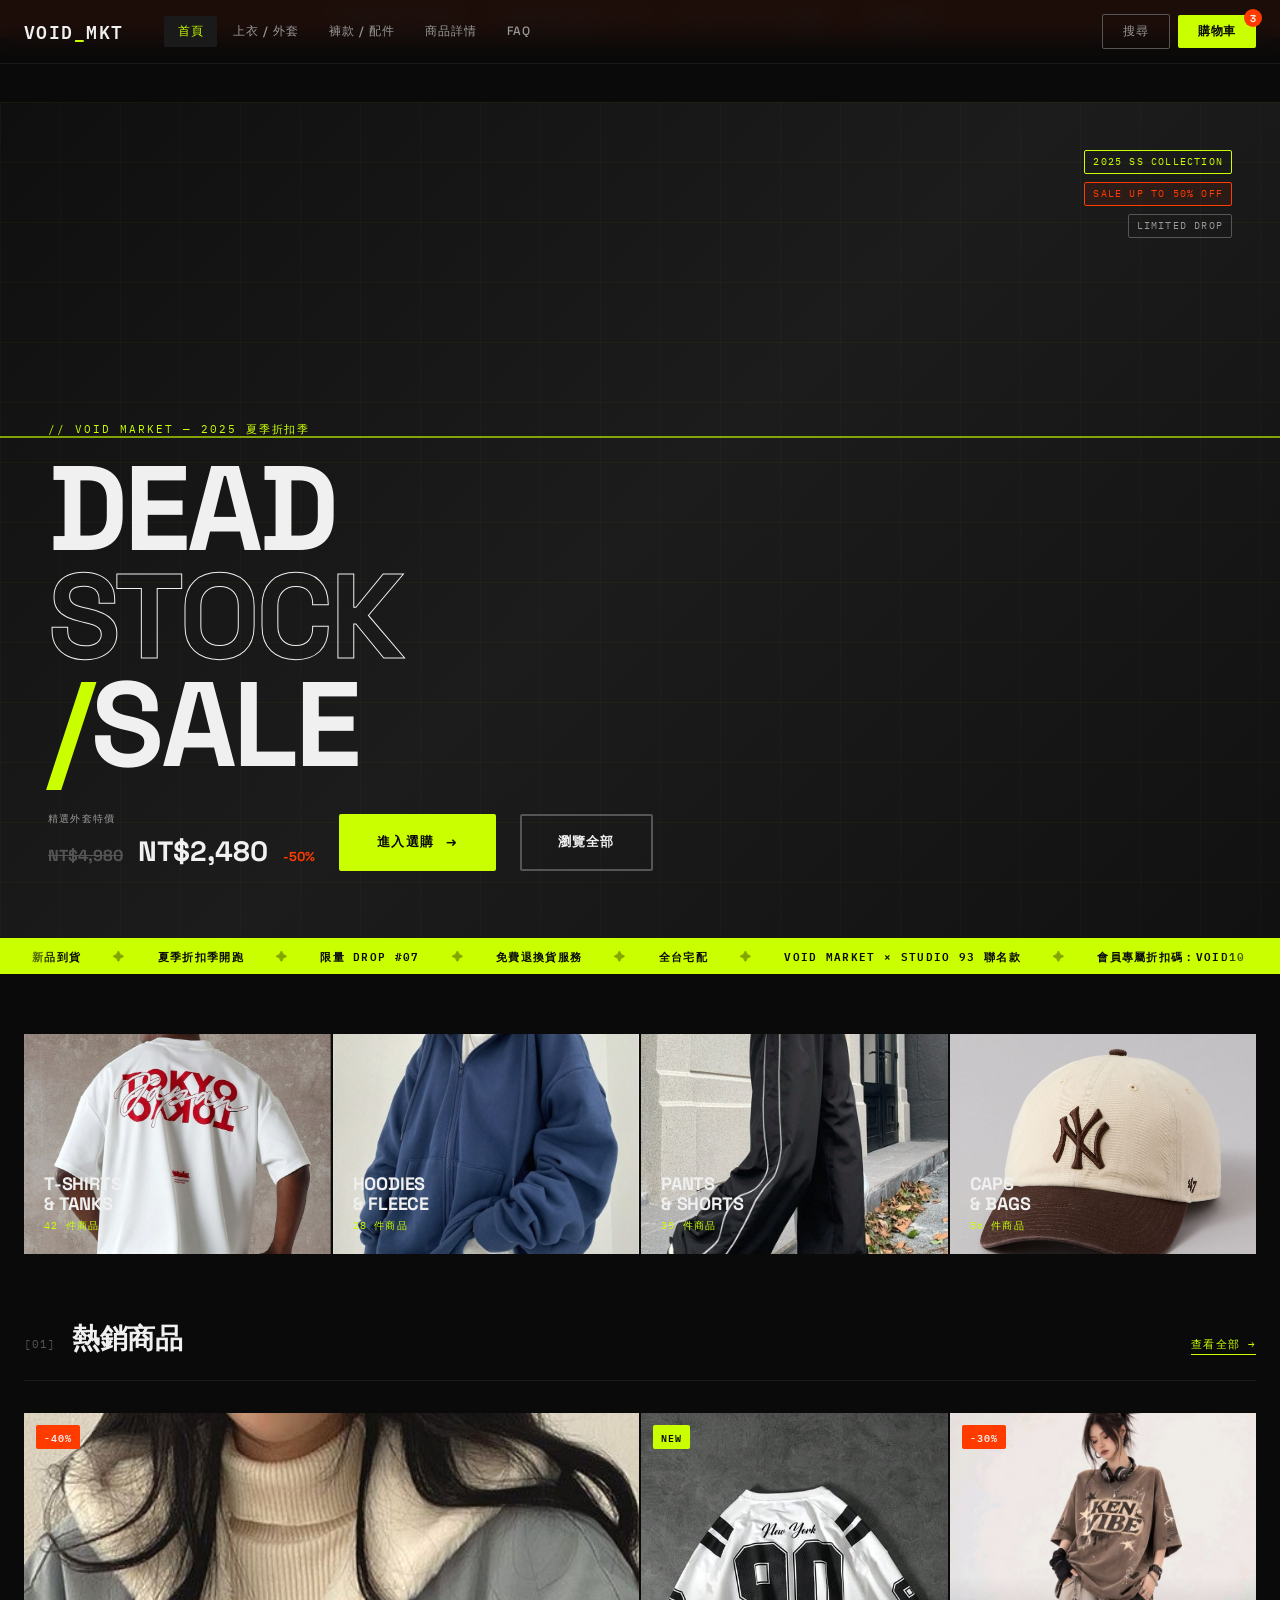
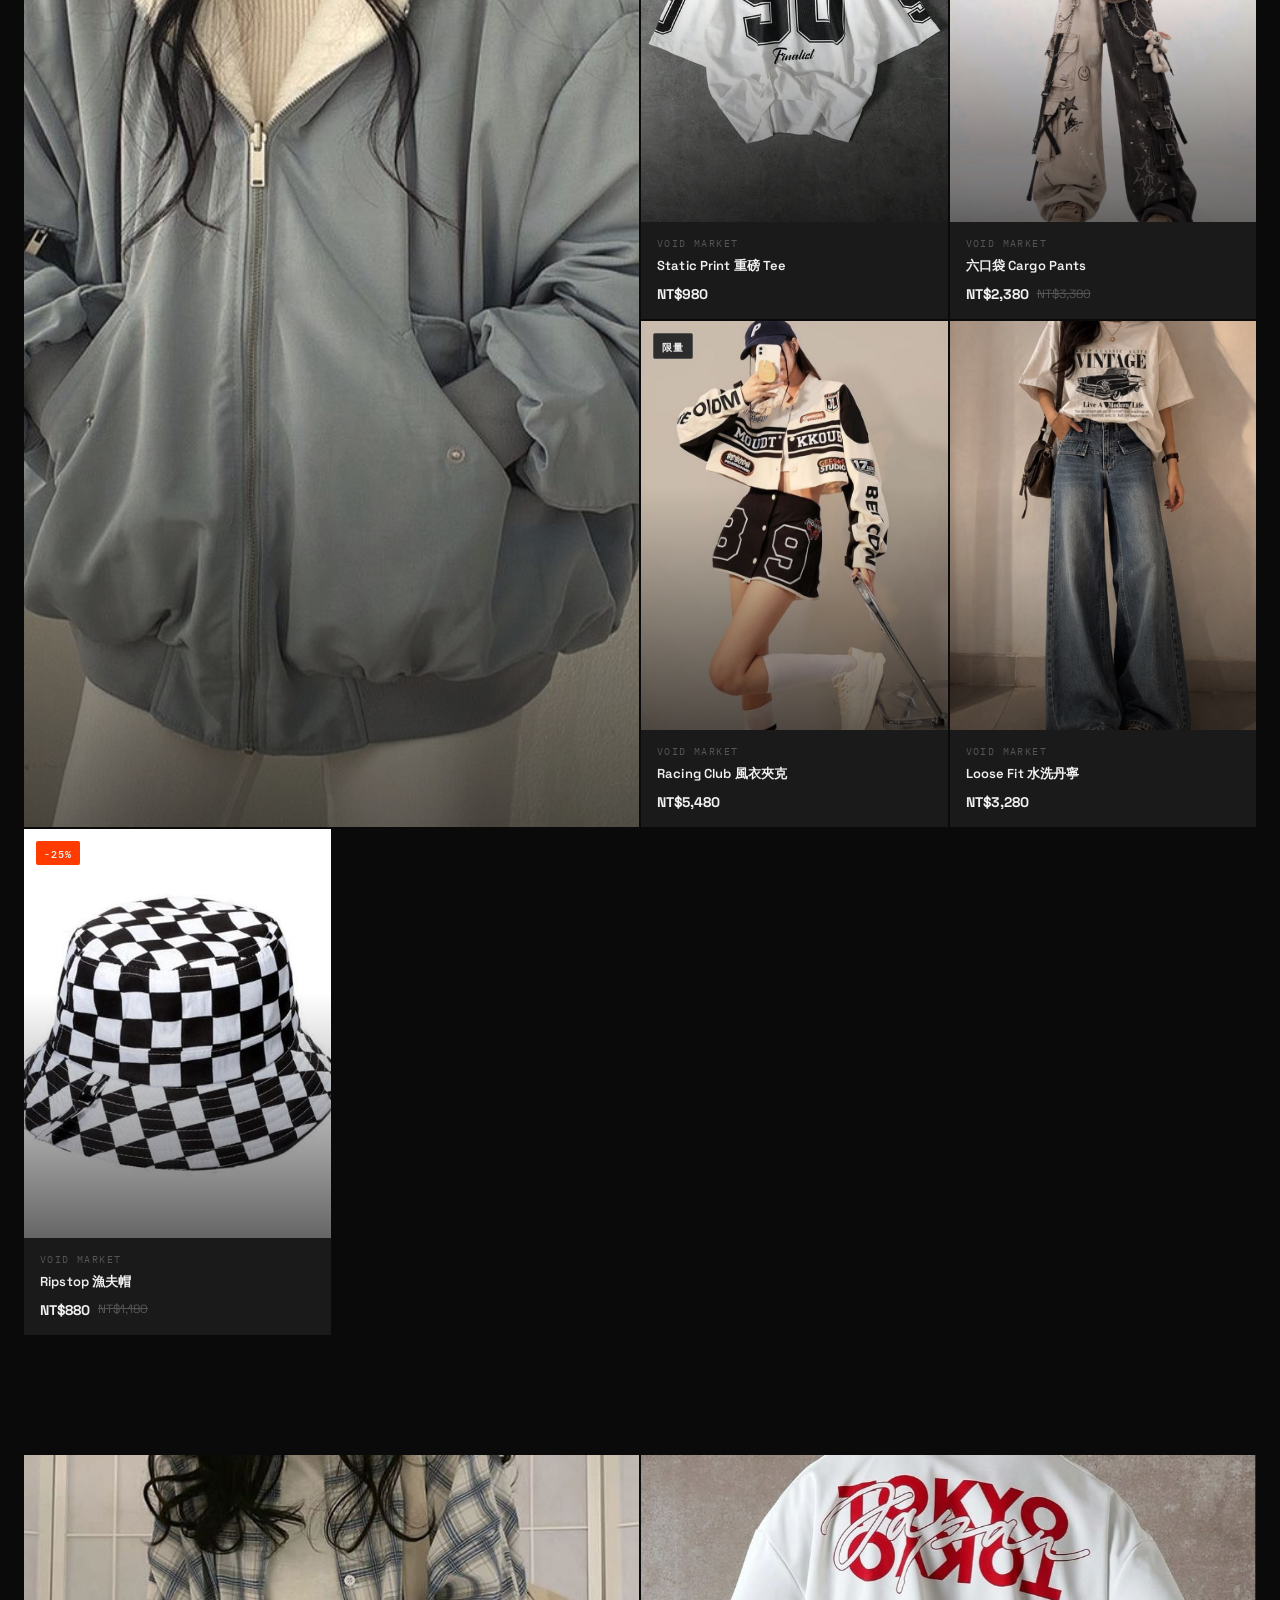
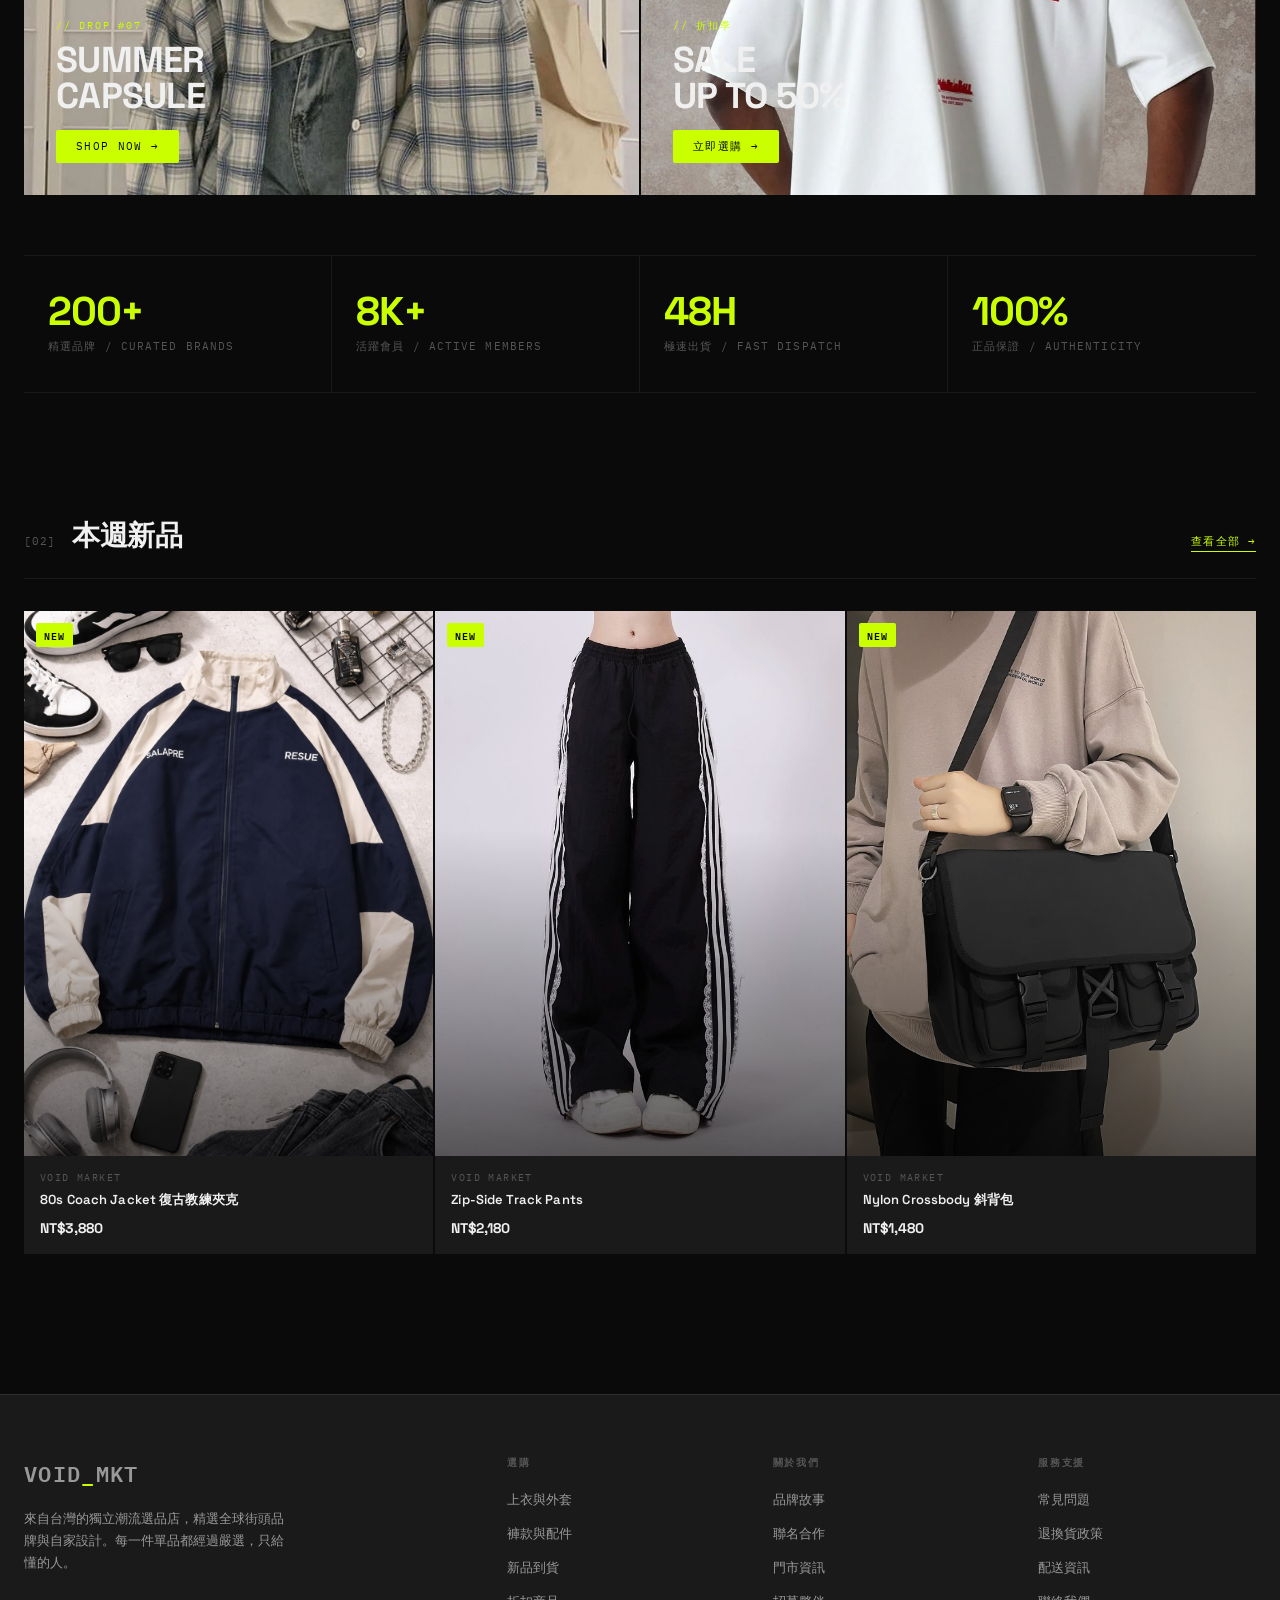
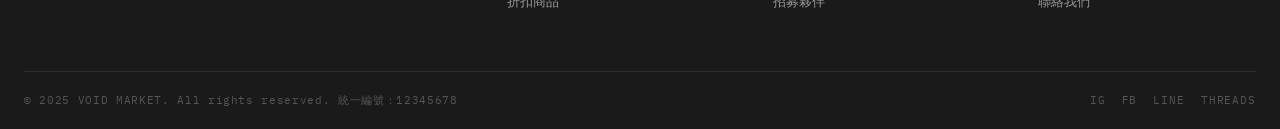
<file: index.html>
<!DOCTYPE html>
<html lang="zh-TW">
<head>
  <meta charset="UTF-8" />
  <meta name="viewport" content="width=device-width, initial-scale=1.0" />
  <title>VOID MARKET — 虛空選品</title>
  <link rel="stylesheet" href="style.css" />
</head>
<body>

<!-- ── ANNOUNCE BAR ── -->
<div class="announce-bar">
  <p>夏季折扣季正式開跑 <span>·</span> 全館指定商品最高 5 折 <span>·</span> 滿 NT$3,000 免運費 <span>·</span> <a href="tops.html" style="color:var(--white);border-bottom:1px solid rgba(255,255,255,0.4)">立即選購 →</a></p>
</div>

<!-- ── NAV ── -->
<nav class="nav">
  <div class="nav__inner">
    <a href="index.html" class="nav__logo">VOID<span>_</span>MKT</a>
    <div class="nav__links">
      <a href="index.html" class="active">首頁</a>
      <a href="tops.html">上衣 / 外套</a>
      <a href="bottoms.html">褲款 / 配件</a>
      <a href="detail.html">商品詳情</a>
      <a href="faq.html">FAQ</a>
    </div>
    <div class="nav__actions">
      <button class="nav__btn nav__btn--ghost">搜尋</button>
      <button class="nav__btn nav__btn--cart">購物車 <span class="cart-count">3</span></button>
    </div>
  </div>
</nav>

<div class="page-wrap">

  <!-- ── HERO ── -->
  <section class="hero">
    <div class="hero__bg"></div>
    <div class="hero__grid-overlay"></div>
    <div class="hero__accent-line"></div>

    <div class="hero__tag-block">
      <span class="tag tag--acid">2025 SS Collection</span>
      <span class="tag tag--burn">Sale Up To 50% Off</span>
      <span class="tag">Limited Drop</span>
    </div>

    <div class="hero__content">
      <p class="hero__eyebrow">// VOID MARKET — 2025 夏季折扣季</p>
      <h1 class="hero__title">
        DEAD<br>
        <span class="outline">STOCK</span><br>
        <span class="slash">/</span>SALE
      </h1>
      <div class="hero__meta">
        <div class="hero__price-block">
          <span class="hero__price-label">精選外套特價</span>
          <span class="hero__price">
            <span class="original">NT$4,980</span>
            NT$2,480
            <span class="discount">-50%</span>
          </span>
        </div>
        <a href="tops.html" class="hero__cta">
          進入選購 <span class="arrow">→</span>
        </a>
        <a href="bottoms.html" class="hero__cta hero__cta--ghost">
          瀏覽全部
        </a>
      </div>
    </div>
  </section>

  <!-- ── TICKER ── -->
  <div class="ticker">
    <div class="ticker__track">
      <span>新品到貨</span><span class="dot">✦</span>
      <span>夏季折扣季開跑</span><span class="dot">✦</span>
      <span>限量 DROP #07</span><span class="dot">✦</span>
      <span>免費退換貨服務</span><span class="dot">✦</span>
      <span>全台宅配</span><span class="dot">✦</span>
      <span>VOID MARKET × STUDIO 93 聯名款</span><span class="dot">✦</span>
      <span>會員專屬折扣碼：VOID10</span><span class="dot">✦</span>
      <!-- duplicate for seamless loop -->
      <span>新品到貨</span><span class="dot">✦</span>
      <span>夏季折扣季開跑</span><span class="dot">✦</span>
      <span>限量 DROP #07</span><span class="dot">✦</span>
      <span>免費退換貨服務</span><span class="dot">✦</span>
      <span>全台宅配</span><span class="dot">✦</span>
      <span>VOID MARKET × STUDIO 93 聯名款</span><span class="dot">✦</span>
      <span>會員專屬折扣碼：VOID10</span><span class="dot">✦</span>
    </div>
  </div>

  <!-- ── CATEGORIES ── -->
  <div class="container">
    <div class="section">
      <div class="cat-strip">
        <a href="tops.html" class="cat-card">
          <div class="cat-card__bg bg-2" style="background:linear-gradient(135deg,#1a1a1a,#2c2c2c)"></div>
          <div class="cat-card__overlay"><img src="assets/T-shirt-3.jpg" alt="T-Shirt 1"></div>
          <div class="cat-card__content">
            <div class="cat-card__label">T-Shirts<br>& Tanks</div>
            <div class="cat-card__sub">42 件商品</div>
          </div>
        </a>
        <a href="tops.html" class="cat-card">
          <div class="cat-card__bg" style="background:linear-gradient(135deg,#1f1a10,#2c2010)"></div>
          <div class="cat-card__overlay"><img src="assets/hoodie-1.jpg"></div>
          <div class="cat-card__content">
            <div class="cat-card__label">Hoodies<br>& Fleece</div>
            <div class="cat-card__sub">28 件商品</div>
          </div>
        </a>
        <a href="bottoms.html" class="cat-card">
          <div class="cat-card__bg" style="background:linear-gradient(135deg,#101a1f,#102030)"></div>
          <div class="cat-card__overlay"><img src="assets/pants-1.jpg" alt="Pants 1"></div>
          <div class="cat-card__content">
            <div class="cat-card__label">Pants<br>& Shorts</div>
            <div class="cat-card__sub">35 件商品</div>
          </div>
        </a>
        <a href="bottoms.html" class="cat-card">
          <div class="cat-card__bg" style="background:linear-gradient(135deg,#1a101f,#2a1535)"></div>
          <div class="cat-card__overlay"><img src="assets/caps-1.jpg" alt="Cap 1"></div>
          <div class="cat-card__content">
            <div class="cat-card__label">Caps<br>& Bags</div>
            <div class="cat-card__sub">56 件商品</div>
          </div>
        </a>
      </div>
    </div>

    <!-- ── HOT SELLERS ── -->
    <div class="section">
      <div class="section-header">
        <div class="section-header__left">
          <span class="section-num mono">[01]</span>
          <h2 class="section-title">熱銷商品</h2>
        </div>
        <a href="tops.html" class="section-link">查看全部 →</a>
      </div>

      <!-- Asymmetric grid -->
      <div class="products-grid">

        <!-- Large card -->
        <div class="product-card product-card--large">
          <span class="product-card__badge badge--sale">-40%</span>
          <div class="product-card__img bg-dark">
            <div class="img-placeholder"><img src="assets/jacket.jpg" alt="Oversized Jacket"></div>
          </div>
          <div class="product-card__hover"></div>
          <div class="product-card__body">
            <span class="product-card__brand">VOID MARKET × STUDIO 93</span>
            <span class="product-card__name">聯名限量 Oversized 工裝外套</span>
            <div class="product-card__price-row">
              <span class="product-card__price">NT$4,280</span>
              <span class="product-card__original">NT$7,180</span>
            </div>
          </div>
        </div>

        <!-- Regular cards -->
        <a href="detail.html" class="product-card">
          <span class="product-card__badge badge--new">New</span>
          <div class="product-card__img bg-3">
            <div class="img-placeholder"><img src="assets/graphic-tee.jpg" alt="GRAPHIC TEE"></div>
          </div>
          <div class="product-card__hover"></div>
          <div class="product-card__body">
            <span class="product-card__brand">VOID MARKET</span>
            <span class="product-card__name">Static Print 重磅 Tee</span>
            <div class="product-card__price-row">
              <span class="product-card__price">NT$980</span>
            </div>
          </div>
        </a>

        <a href="detail.html" class="product-card">
          <span class="product-card__badge badge--sale">-30%</span>
          <div class="product-card__img bg-5">
            <div class="img-placeholder"><img src="assets/cargo-pants.jpg" alt="CARGO PANTS"></div>
          </div>
          <div class="product-card__hover"></div>
          <div class="product-card__body">
            <span class="product-card__brand">VOID MARKET</span>
            <span class="product-card__name">六口袋 Cargo Pants</span>
            <div class="product-card__price-row">
              <span class="product-card__price">NT$2,380</span>
              <span class="product-card__original">NT$3,380</span>
            </div>
          </div>
        </a>

        <a href="detail.html" class="product-card">
          <span class="product-card__badge badge--ltd">限量</span>
          <div class="product-card__img bg-6">
            <div class="img-placeholder"><img src="assets/racing-jacket.jpg" alt="RACING JACKET"></div>
          </div>
          <div class="product-card__hover"></div>
          <div class="product-card__body">
            <span class="product-card__brand">VOID MARKET</span>
            <span class="product-card__name">Racing Club 風衣夾克</span>
            <div class="product-card__price-row">
              <span class="product-card__price">NT$5,480</span>
            </div>
          </div>
        </a>

        <a href="detail.html" class="product-card">
          <div class="product-card__img bg-7">
            <div class="img-placeholder"><img src="assets/baggy-denim.jpg" alt="BAGGY DENIM"></div>
          </div>
          <div class="product-card__hover"></div>
          <div class="product-card__body">
            <span class="product-card__brand">VOID MARKET</span>
            <span class="product-card__name">Loose Fit 水洗丹寧</span>
            <div class="product-card__price-row">
              <span class="product-card__price">NT$3,280</span>
            </div>
          </div>
        </a>

        <a href="detail.html" class="product-card">
          <span class="product-card__badge badge--sale">-25%</span>
          <div class="product-card__img bg-8">
            <div class="img-placeholder"><img src="assets/bucket-hat.jpg"></div>
          </div>
          <div class="product-card__hover"></div>
          <div class="product-card__body">
            <span class="product-card__brand">VOID MARKET</span>
            <span class="product-card__name">Ripstop 漁夫帽</span>
            <div class="product-card__price-row">
              <span class="product-card__price">NT$880</span>
              <span class="product-card__original">NT$1,180</span>
            </div>
          </div>
        </a>

      </div>
    </div>

    <!-- ── PROMO STRIP ── -->
    <div class="promo-strip">
      <div class="promo-card">
        <div class="promo-card__bg" style="background:linear-gradient(135deg,#111,#1a2010)"></div>
        <div class="promo-card__overlay"><img src="assets/summer.jpg" alt="Summer Capsule"></div>
        <div class="promo-card__content">
          <p class="promo-card__kicker">// Drop #07</p>
          <h3 class="promo-card__headline">Summer<br>Capsule</h3>
          <a href="tops.html" class="promo-card__cta">Shop Now →</a>
        </div>
      </div>
      <div class="promo-card">
        <div class="promo-card__bg" style="background:linear-gradient(135deg,#1a1010,#2a0a0a)"></div>
        <div class="promo-card__overlay"><img src="assets/T-shirt-3.jpg" alt="Sale Banner"></div>
        <div class="promo-card__content">
          <p class="promo-card__kicker">// 折扣季</p>
          <h3 class="promo-card__headline">Sale<br>Up To 50%</h3>
          <a href="bottoms.html" class="promo-card__cta">立即選購 →</a>
        </div>
      </div>
    </div>

    <!-- ── STATS ── -->
    <div class="stats-strip">
      <div class="stat-item">
        <div class="stat-num">200+</div>
        <div class="stat-label">精選品牌 / Curated Brands</div>
      </div>
      <div class="stat-item">
        <div class="stat-num">8K+</div>
        <div class="stat-label">活躍會員 / Active Members</div>
      </div>
      <div class="stat-item">
        <div class="stat-num">48H</div>
        <div class="stat-label">極速出貨 / Fast Dispatch</div>
      </div>
      <div class="stat-item">
        <div class="stat-num">100%</div>
        <div class="stat-label">正品保證 / Authenticity</div>
      </div>
    </div>

    <!-- ── NEW ARRIVALS ── -->
    <div class="section">
      <div class="section-header">
        <div class="section-header__left">
          <span class="section-num mono">[02]</span>
          <h2 class="section-title">本週新品</h2>
        </div>
        <a href="tops.html" class="section-link">查看全部 →</a>
      </div>
      <div class="products-grid products-grid--3">
        <a href="detail.html" class="product-card">
          <span class="product-card__badge badge--new">New</span>
          <div class="product-card__img bg-1">
            <div class="img-placeholder"><img src="assets/coach-jacket.jpg" alt="COACH JACKET"></div>
          </div>
          <div class="product-card__hover"></div>
          <div class="product-card__body">
            <span class="product-card__brand">VOID MARKET</span>
            <span class="product-card__name">80s Coach Jacket 復古教練夾克</span>
            <div class="product-card__price-row">
              <span class="product-card__price">NT$3,880</span>
            </div>
          </div>
        </a>
        <a href="detail.html" class="product-card">
          <span class="product-card__badge badge--new">New</span>
          <div class="product-card__img bg-4">
            <div class="img-placeholder"><img src="assets/track-pants.jpg" alt="TRACK PANTS"></div>
          </div>
          <div class="product-card__hover"></div>
          <div class="product-card__body">
            <span class="product-card__brand">VOID MARKET</span>
            <span class="product-card__name">Zip-Side Track Pants</span>
            <div class="product-card__price-row">
              <span class="product-card__price">NT$2,180</span>
            </div>
          </div>
        </a>
        <a href="detail.html" class="product-card">
          <span class="product-card__badge badge--new">New</span>
          <div class="product-card__img bg-5">
            <div class="img-placeholder"><img src="assets/crossbody-bag.jpg" alt="Nylon Crossbody Bag"></div>
          </div>
          <div class="product-card__hover"></div>
          <div class="product-card__body">
            <span class="product-card__brand">VOID MARKET</span>
            <span class="product-card__name">Nylon Crossbody 斜背包</span>
            <div class="product-card__price-row">
              <span class="product-card__price">NT$1,480</span>
            </div>
          </div>
        </a>
      </div>
    </div>

  </div><!-- /container -->

  <!-- ── FOOTER ── -->
  <footer class="footer">
    <div class="container">
      <div class="footer__grid">
        <div class="footer__brand">
          <p class="logo">VOID<span>_</span>MKT</p>
          <p>來自台灣的獨立潮流選品店，精選全球街頭品牌與自家設計。每一件單品都經過嚴選，只給懂的人。</p>
        </div>
        <div class="footer__col">
          <h4>選購</h4>
          <ul>
            <li><a href="tops.html">上衣與外套</a></li>
            <li><a href="bottoms.html">褲款與配件</a></li>
            <li><a href="#">新品到貨</a></li>
            <li><a href="#">折扣商品</a></li>
          </ul>
        </div>
        <div class="footer__col">
          <h4>關於我們</h4>
          <ul>
            <li><a href="about.html">品牌故事</a></li>
            <li><a href="#">聯名合作</a></li>
            <li><a href="#">門市資訊</a></li>
            <li><a href="#">招募夥伴</a></li>
          </ul>
        </div>
        <div class="footer__col">
          <h4>服務支援</h4>
          <ul>
            <li><a href="faq.html">常見問題</a></li>
            <li><a href="faq.html">退換貨政策</a></li>
            <li><a href="#">配送資訊</a></li>
            <li><a href="#">聯絡我們</a></li>
          </ul>
        </div>
      </div>
      <div class="footer__bottom">
        <p>© 2025 VOID MARKET. All rights reserved. 統一編號：12345678</p>
        <div class="footer__social">
          <a href="#">IG</a>
          <a href="#">FB</a>
          <a href="#">LINE</a>
          <a href="#">Threads</a>
        </div>
      </div>
    </div>
  </footer>

</div><!-- /page-wrap -->
</body>
</html>
</file>
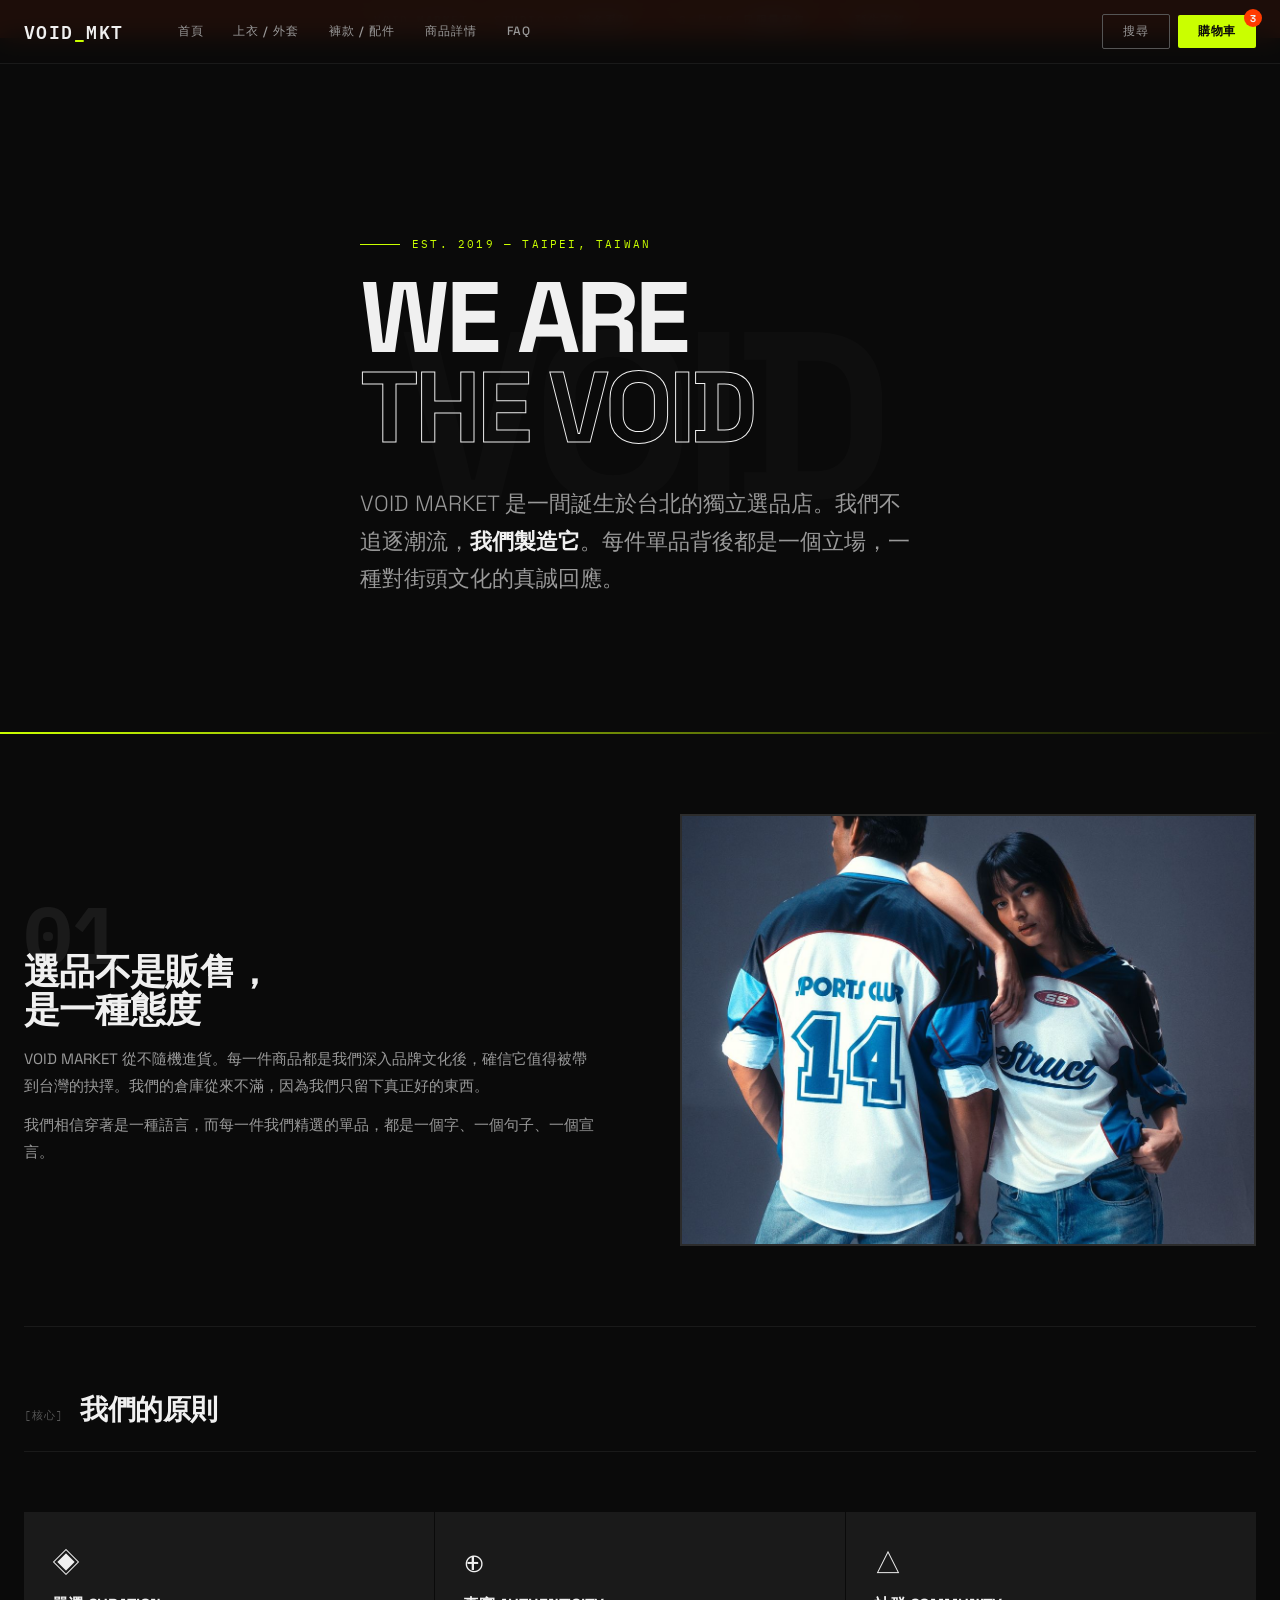
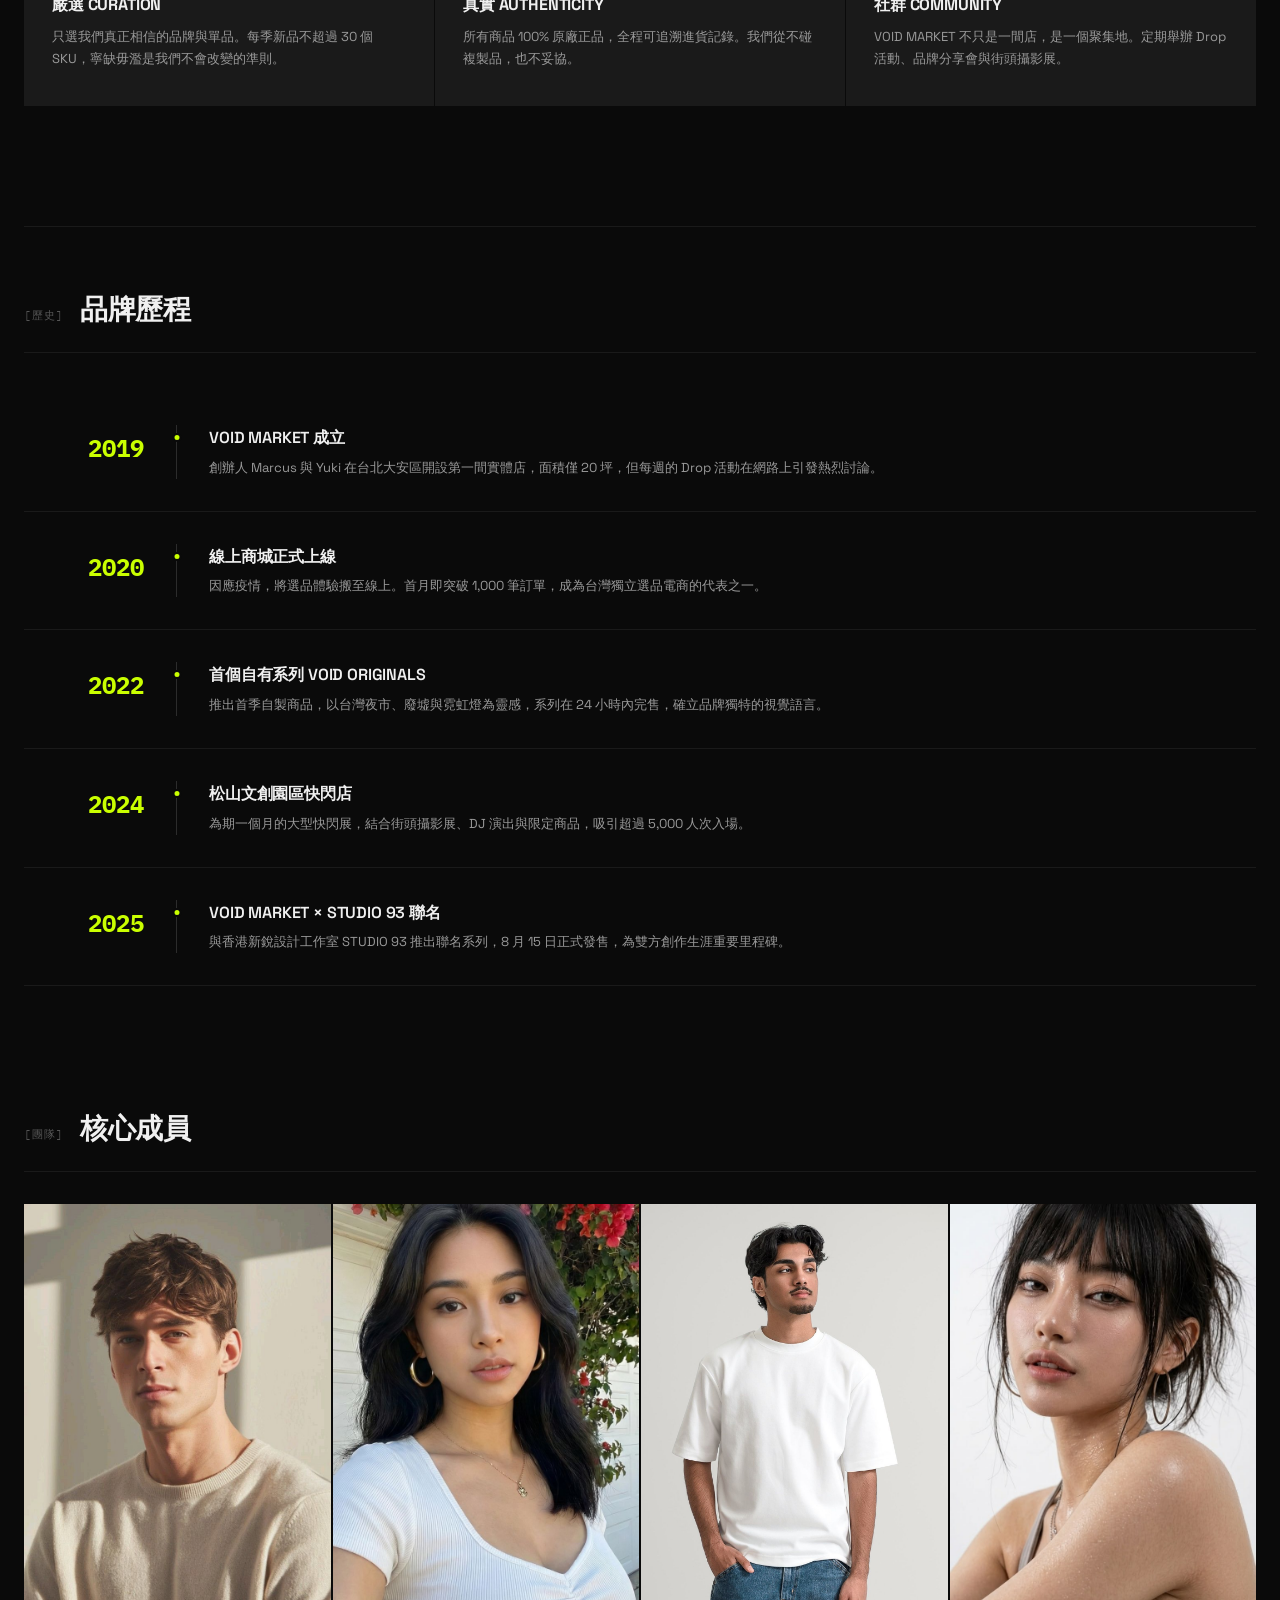
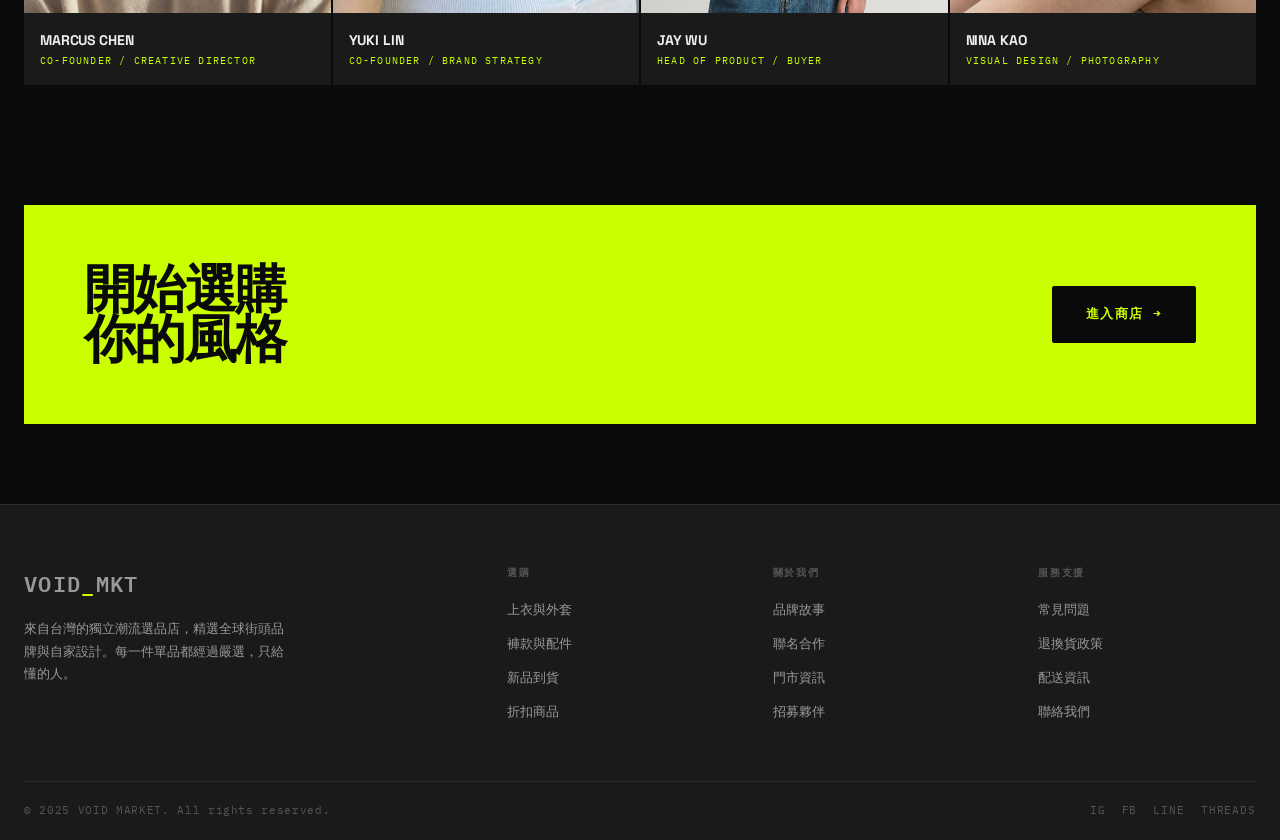
<file: about.html>
<!DOCTYPE html>
<html lang="zh-TW">
<head>
  <meta charset="UTF-8" />
  <meta name="viewport" content="width=device-width, initial-scale=1.0" />
  <title>品牌故事 — VOID MARKET</title>
  <link rel="stylesheet" href="style.css" />
  <style>
    /* About page specific */
    .about-hero {
      min-height: 70vh;
      display: flex;
      align-items: center;
      background: var(--black);
      position: relative;
      overflow: hidden;
      padding: 80px 0;
    }

    .about-hero__bg-text {
      position: absolute;
      top: 50%;
      left: 50%;
      transform: translate(-50%, -50%);
      font-size: clamp(120px, 20vw, 240px);
      font-weight: 700;
      letter-spacing: -0.05em;
      text-transform: uppercase;
      color: rgba(255,255,255,0.018);
      white-space: nowrap;
      pointer-events: none;
      user-select: none;
    }

    .about-hero__content {
      position: relative;
      z-index: 2;
    }

    .about-hero__year {
      font-family: var(--font-mono);
      font-size: 11px;
      letter-spacing: 0.2em;
      text-transform: uppercase;
      color: var(--acid);
      margin-bottom: 20px;
      display: flex;
      align-items: center;
      gap: 12px;
    }

    .about-hero__year::before {
      content: '';
      width: 40px;
      height: 1px;
      background: var(--acid);
    }

    .about-hero__title {
      font-size: clamp(48px, 9vw, 100px);
      font-weight: 700;
      letter-spacing: -0.04em;
      text-transform: uppercase;
      line-height: 0.9;
      margin-bottom: 32px;
    }

    .about-hero__title em {
      font-style: normal;
      -webkit-text-stroke: 1px var(--white);
      color: transparent;
    }

    .about-hero__lead {
      font-size: clamp(16px, 2vw, 22px);
      color: var(--silver);
      max-width: 560px;
      line-height: 1.7;
      font-weight: 300;
    }

    .about-hero__lead strong { color: var(--white); font-weight: 600; }

    /* Divider line */
    .acid-rule {
      height: 2px;
      background: linear-gradient(to right, var(--acid), transparent);
      margin: 0;
    }

    /* Manifesto section */
    .manifesto {
      padding: 80px 0;
      border-bottom: 1px solid var(--deep);
    }

    .manifesto__grid {
      display: grid;
      grid-template-columns: 1fr 1fr;
      gap: 80px;
      align-items: center;
    }

    .manifesto__num {
      font-family: var(--font-mono);
      font-size: 80px;
      font-weight: 700;
      color: var(--deep);
      line-height: 1;
      margin-bottom: -20px;
      user-select: none;
    }

    .manifesto__title {
      font-size: 36px;
      font-weight: 700;
      letter-spacing: -0.02em;
      text-transform: uppercase;
      margin-bottom: 16px;
      line-height: 1.05;
    }

    .manifesto__text {
      font-size: 15px;
      color: var(--silver);
      line-height: 1.8;
    }

    .manifesto__text p + p { margin-top: 12px; }

    .manifesto__img {
      aspect-ratio: 4/3;
      background: var(--deep);
      position: relative;
      overflow: hidden;
    }

    .manifesto__img-inner {
      width: 100%; height: 100%;
      display: flex; align-items: center; justify-content: center;
      font-family: var(--font-mono);
      font-size: 12px;
      letter-spacing: 0.1em;
      color: var(--steel);
      text-transform: uppercase;
    }

    .manifesto__img::after {
      content: '';
      position: absolute;
      inset: 0;
      border: 2px solid var(--mid);
      pointer-events: none;
    }

    /* Values grid */
    .values-grid {
      display: grid;
      grid-template-columns: repeat(3, 1fr);
      gap: 1px;
      margin: 60px 0;
    }

    .value-card {
      background: var(--deep);
      padding: 36px 28px;
      position: relative;
      overflow: hidden;
    }

    .value-card::before {
      content: '';
      position: absolute;
      top: 0; left: 0;
      width: 3px;
      height: 100%;
      background: var(--acid);
      opacity: 0;
      transition: opacity .3s;
    }
    .value-card:hover::before { opacity: 1; }

    .value-card__icon {
      font-size: 28px;
      line-height: 1;
      margin-bottom: 16px;
    }

    .value-card__title {
      font-size: 16px;
      font-weight: 700;
      text-transform: uppercase;
      letter-spacing: -0.01em;
      margin-bottom: 8px;
    }

    .value-card__text {
      font-size: 13px;
      color: var(--silver);
      line-height: 1.7;
    }

    /* Timeline */
    .timeline {
      padding: 60px 0;
      border-top: 1px solid var(--deep);
    }

    .timeline__items {
      display: flex;
      flex-direction: column;
      gap: 0;
    }

    .timeline__item {
      display: grid;
      grid-template-columns: 120px 1px 1fr;
      gap: 32px;
      align-items: start;
      padding: 32px 0;
      border-bottom: 1px solid var(--deep);
    }

    .timeline__year {
      font-family: var(--font-mono);
      font-size: 24px;
      font-weight: 700;
      color: var(--acid);
      text-align: right;
      padding-top: 4px;
    }

    .timeline__line {
      background: var(--mid);
      align-self: stretch;
      position: relative;
    }

    .timeline__line::before {
      content: '';
      position: absolute;
      top: 8px; left: 50%;
      transform: translateX(-50%);
      width: 9px; height: 9px;
      border-radius: 50%;
      background: var(--acid);
      border: 2px solid var(--black);
    }

    .timeline__content h3 {
      font-size: 16px;
      font-weight: 600;
      margin-bottom: 6px;
      text-transform: uppercase;
      letter-spacing: -0.01em;
    }

    .timeline__content p {
      font-size: 13px;
      color: var(--silver);
      line-height: 1.7;
    }

    /* Team */
    .team-grid {
      display: grid;
      grid-template-columns: repeat(4, 1fr);
      gap: 2px;
    }

    .team-card { background: var(--deep); overflow: hidden; }

    .team-card__img {
      aspect-ratio: 3/4;
      background: var(--mid);
      position: relative;
    }

    .team-card__body { padding: 16px; }

    .team-card__name {
      font-size: 14px;
      font-weight: 700;
      text-transform: uppercase;
      letter-spacing: -0.01em;
      margin-bottom: 2px;
    }

    .team-card__role {
      font-family: var(--font-mono);
      font-size: 10px;
      letter-spacing: 0.12em;
      text-transform: uppercase;
      color: var(--acid);
    }

    /* CTA banner */
    .about-cta {
      background: var(--acid);
      padding: 60px;
      display: flex;
      align-items: center;
      justify-content: space-between;
      gap: 32px;
      margin: 60px 0;
    }

    .about-cta h2 {
      font-size: clamp(28px, 5vw, 52px);
      font-weight: 700;
      letter-spacing: -0.03em;
      text-transform: uppercase;
      color: var(--black);
      line-height: 0.95;
    }

    .about-cta a {
      display: inline-flex;
      align-items: center;
      gap: 12px;
      background: var(--black);
      color: var(--acid);
      font-size: 13px;
      font-weight: 700;
      font-family: var(--font-mono);
      letter-spacing: 0.1em;
      text-transform: uppercase;
      padding: 16px 32px;
      border-radius: var(--radius);
      border: 2px solid var(--black);
      white-space: nowrap;
      transition: all .2s;
      flex-shrink: 0;
    }
    .about-cta a:hover { background: transparent; color: var(--black); border-color: var(--black); }

    @media (max-width: 768px) {
      .manifesto__grid { grid-template-columns: 1fr; gap: 40px; }
      .values-grid { grid-template-columns: 1fr; }
      .team-grid { grid-template-columns: repeat(2, 1fr); }
      .about-cta { flex-direction: column; text-align: center; padding: 40px 24px; }
      .timeline__item { grid-template-columns: 80px 1px 1fr; gap: 20px; }
    }
  </style>
</head>
<body>

<div class="announce-bar">
  <p>VOID MARKET × STUDIO 93 聯名系列 <span>·</span> 8 月 15 日限量發售 <span>·</span> <a href="tops.html" style="color:var(--white);border-bottom:1px solid rgba(255,255,255,0.4);">預先了解</a></p>
</div>

<nav class="nav">
  <div class="nav__inner">
    <a href="index.html" class="nav__logo">VOID<span>_</span>MKT</a>
    <div class="nav__links">
      <a href="index.html">首頁</a>
      <a href="tops.html">上衣 / 外套</a>
      <a href="bottoms.html">褲款 / 配件</a>
      <a href="detail.html">商品詳情</a>
      <a href="faq.html">FAQ</a>
    </div>
    <div class="nav__actions">
      <button class="nav__btn nav__btn--ghost">搜尋</button>
      <button class="nav__btn nav__btn--cart">購物車 <span class="cart-count">3</span></button>
    </div>
  </div>
</nav>

<div class="page-wrap">

  <!-- HERO -->
  <section class="about-hero">
    <div class="about-hero__bg-text">VOID</div>
    <div class="container">
      <div class="about-hero__content">
        <p class="about-hero__year">Est. 2019 — Taipei, Taiwan</p>
        <h1 class="about-hero__title">
          We Are<br>
          <em>The Void</em>
        </h1>
        <p class="about-hero__lead">
          VOID MARKET 是一間誕生於台北的獨立選品店。我們不追逐潮流，<strong>我們製造它</strong>。每件單品背後都是一個立場，一種對街頭文化的真誠回應。
        </p>
      </div>
    </div>
  </section>

  <div class="acid-rule"></div>

  <!-- MANIFESTO -->
  <div class="container">
    <div class="manifesto">
      <div class="manifesto__grid">
        <div>
          <div class="manifesto__num">01</div>
          <h2 class="manifesto__title">選品不是販售，<br>是一種態度</h2>
          <div class="manifesto__text">
            <p>VOID MARKET 從不隨機進貨。每一件商品都是我們深入品牌文化後，確信它值得被帶到台灣的抉擇。我們的倉庫從來不滿，因為我們只留下真正好的東西。</p>
            <p>我們相信穿著是一種語言，而每一件我們精選的單品，都是一個字、一個句子、一個宣言。</p>
          </div>
        </div>
        <div class="manifesto__img bg-dark">
          <div class="manifesto__img-inner"><img src="assets/brand-photo.jpg"></div>
        </div>
      </div>
    </div>

    <!-- VALUES -->
    <div class="section">
      <div class="section-header">
        <div class="section-header__left">
          <span class="section-num mono">[核心]</span>
          <h2 class="section-title">我們的原則</h2>
        </div>
      </div>
      <div class="values-grid">
        <div class="value-card">
          <div class="value-card__icon">◈</div>
          <h3 class="value-card__title">嚴選 Curation</h3>
          <p class="value-card__text">只選我們真正相信的品牌與單品。每季新品不超過 30 個 SKU，寧缺毋濫是我們不會改變的準則。</p>
        </div>
        <div class="value-card">
          <div class="value-card__icon">⊕</div>
          <h3 class="value-card__title">真實 Authenticity</h3>
          <p class="value-card__text">所有商品 100% 原廠正品，全程可追溯進貨記錄。我們從不碰複製品，也不妥協。</p>
        </div>
        <div class="value-card">
          <div class="value-card__icon">△</div>
          <h3 class="value-card__title">社群 Community</h3>
          <p class="value-card__text">VOID MARKET 不只是一間店，是一個聚集地。定期舉辦 Drop 活動、品牌分享會與街頭攝影展。</p>
        </div>
      </div>
    </div>

    <!-- TIMELINE -->
    <div class="timeline">
      <div class="section-header" style="margin-bottom:40px;">
        <div class="section-header__left">
          <span class="section-num mono">[歷史]</span>
          <h2 class="section-title">品牌歷程</h2>
        </div>
      </div>
      <div class="timeline__items">
        <div class="timeline__item">
          <div class="timeline__year">2019</div>
          <div class="timeline__line"></div>
          <div class="timeline__content">
            <h3>VOID MARKET 成立</h3>
            <p>創辦人 Marcus 與 Yuki 在台北大安區開設第一間實體店，面積僅 20 坪，但每週的 Drop 活動在網路上引發熱烈討論。</p>
          </div>
        </div>
        <div class="timeline__item">
          <div class="timeline__year">2020</div>
          <div class="timeline__line"></div>
          <div class="timeline__content">
            <h3>線上商城正式上線</h3>
            <p>因應疫情，將選品體驗搬至線上。首月即突破 1,000 筆訂單，成為台灣獨立選品電商的代表之一。</p>
          </div>
        </div>
        <div class="timeline__item">
          <div class="timeline__year">2022</div>
          <div class="timeline__line"></div>
          <div class="timeline__content">
            <h3>首個自有系列 VOID ORIGINALS</h3>
            <p>推出首季自製商品，以台灣夜市、廢墟與霓虹燈為靈感，系列在 24 小時內完售，確立品牌獨特的視覺語言。</p>
          </div>
        </div>
        <div class="timeline__item">
          <div class="timeline__year">2024</div>
          <div class="timeline__line"></div>
          <div class="timeline__content">
            <h3>松山文創園區快閃店</h3>
            <p>為期一個月的大型快閃展，結合街頭攝影展、DJ 演出與限定商品，吸引超過 5,000 人次入場。</p>
          </div>
        </div>
        <div class="timeline__item">
          <div class="timeline__year">2025</div>
          <div class="timeline__line"></div>
          <div class="timeline__content">
            <h3>VOID MARKET × STUDIO 93 聯名</h3>
            <p>與香港新銳設計工作室 STUDIO 93 推出聯名系列，8 月 15 日正式發售，為雙方創作生涯重要里程碑。</p>
          </div>
        </div>
      </div>
    </div>

    <!-- TEAM -->
    <div class="section">
      <div class="section-header">
        <div class="section-header__left">
          <span class="section-num mono">[團隊]</span>
          <h2 class="section-title">核心成員</h2>
        </div>
      </div>
      <div class="team-grid">
        <div class="team-card">
          <div class="team-card__img bg-3">
            <div class="img-placeholder"><img src="assets/marcus.jpg" alt="Marcus Chen"></div>
          </div>
          <div class="team-card__body">
            <p class="team-card__name">Marcus Chen</p>
            <p class="team-card__role">Co-Founder / Creative Director</p>
          </div>
        </div>
        <div class="team-card">
          <div class="team-card__img bg-5">
            <div class="img-placeholder"><img src="assets/yuki.jpg" alt="Yuki Lin"></div>
          </div>
          <div class="team-card__body">
            <p class="team-card__name">Yuki Lin</p>
            <p class="team-card__role">Co-Founder / Brand Strategy</p>
          </div>
        </div>
        <div class="team-card">
          <div class="team-card__img bg-7">
            <div class="img-placeholder"><img src="assets/jay.jpg" alt="Jay Wu"></div>
          </div>
          <div class="team-card__body">
            <p class="team-card__name">Jay Wu</p>
            <p class="team-card__role">Head of Product / Buyer</p>
          </div>
        </div>
        <div class="team-card">
          <div class="team-card__img bg-2">
            <div class="img-placeholder"><img src="assets/nina.jpg" alt="Nina Kao"></div>
          </div>
          <div class="team-card__body">
            <p class="team-card__name">Nina Kao</p>
            <p class="team-card__role">Visual Design / Photography</p>
          </div>
        </div>
      </div>
    </div>

    <!-- CTA -->
    <div class="about-cta">
      <h2>開始選購<br>你的風格</h2>
      <a href="tops.html">進入商店 →</a>
    </div>

  </div><!-- /container -->

  <!-- FOOTER -->
  <footer class="footer">
    <div class="container">
      <div class="footer__grid">
        <div class="footer__brand">
          <p class="logo">VOID<span>_</span>MKT</p>
          <p>來自台灣的獨立潮流選品店，精選全球街頭品牌與自家設計。每一件單品都經過嚴選，只給懂的人。</p>
        </div>
        <div class="footer__col"><h4>選購</h4><ul><li><a href="tops.html">上衣與外套</a></li><li><a href="bottoms.html">褲款與配件</a></li><li><a href="#">新品到貨</a></li><li><a href="#">折扣商品</a></li></ul></div>
        <div class="footer__col"><h4>關於我們</h4><ul><li><a href="about.html">品牌故事</a></li><li><a href="#">聯名合作</a></li><li><a href="#">門市資訊</a></li><li><a href="#">招募夥伴</a></li></ul></div>
        <div class="footer__col"><h4>服務支援</h4><ul><li><a href="faq.html">常見問題</a></li><li><a href="faq.html">退換貨政策</a></li><li><a href="#">配送資訊</a></li><li><a href="#">聯絡我們</a></li></ul></div>
      </div>
      <div class="footer__bottom">
        <p>© 2025 VOID MARKET. All rights reserved.</p>
        <div class="footer__social"><a href="#">IG</a><a href="#">FB</a><a href="#">LINE</a><a href="#">Threads</a></div>
      </div>
    </div>
  </footer>

</div>
</body>
</html>
</file>
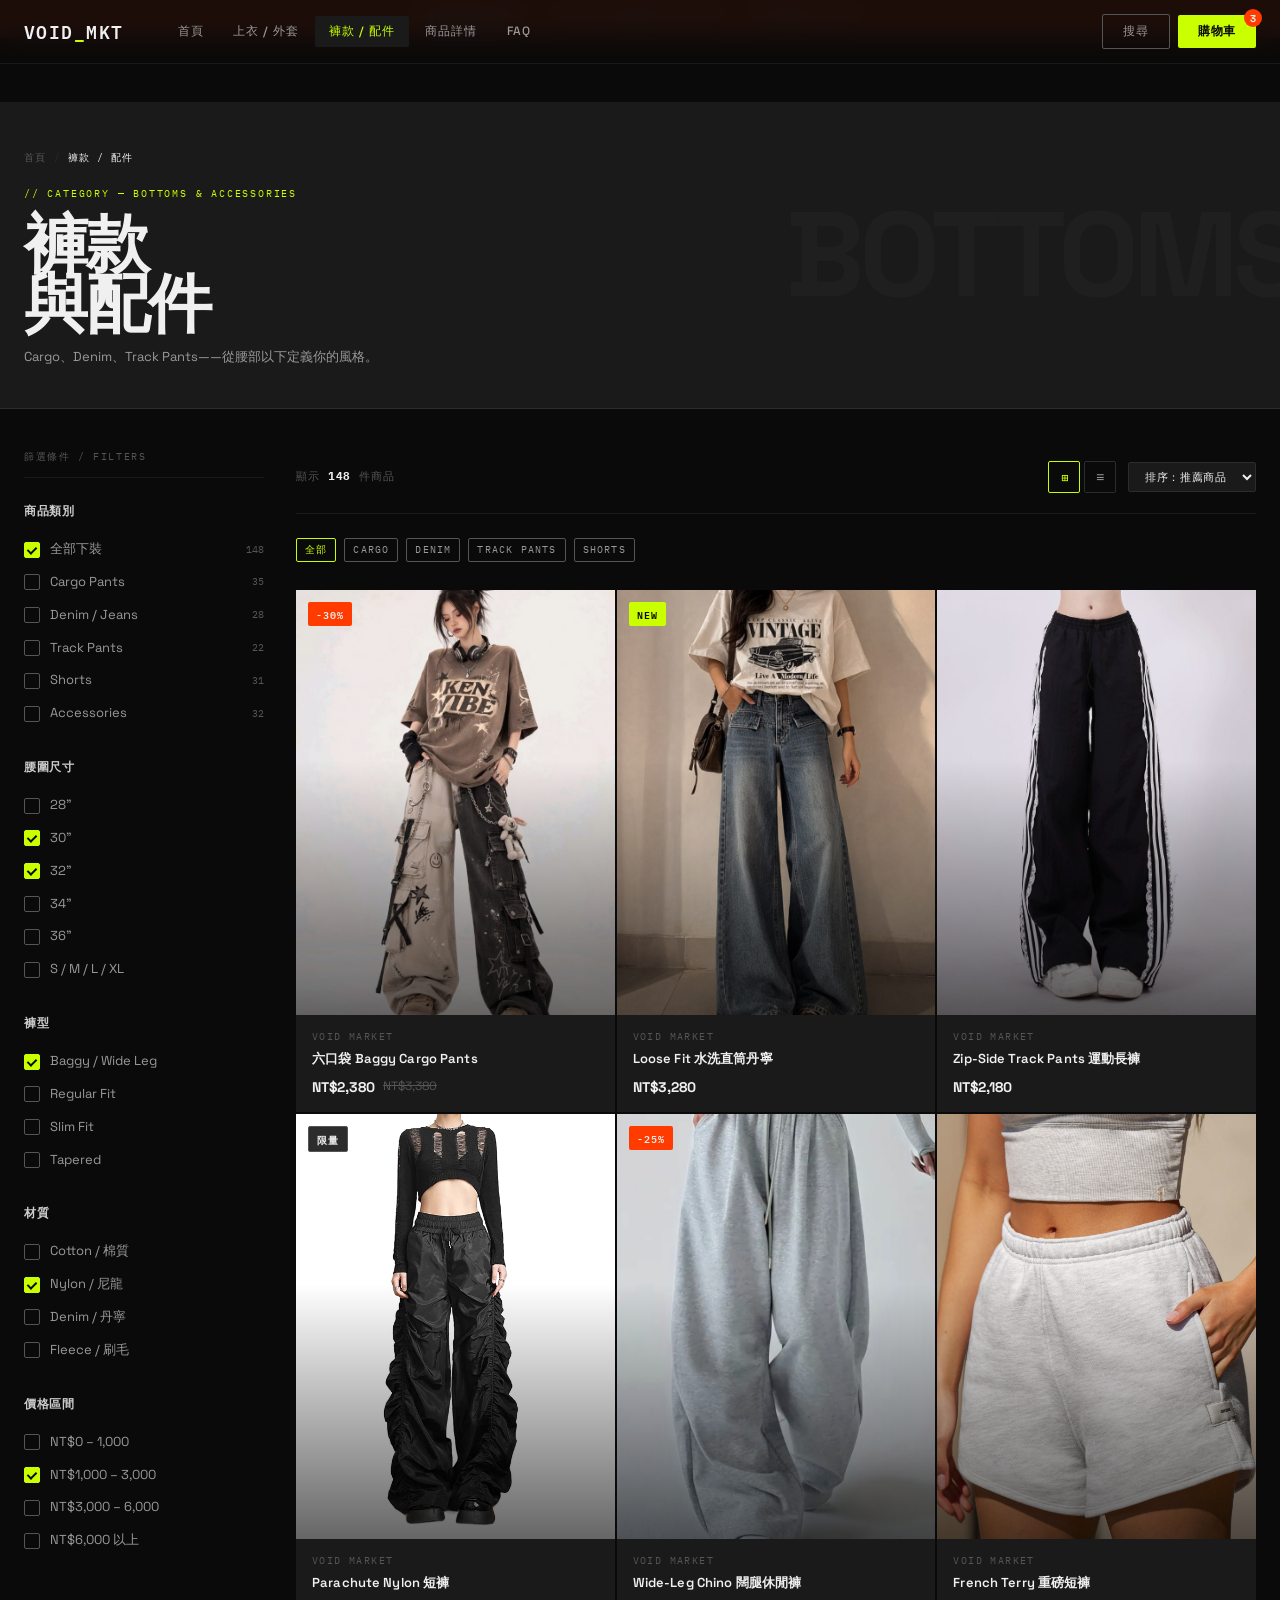
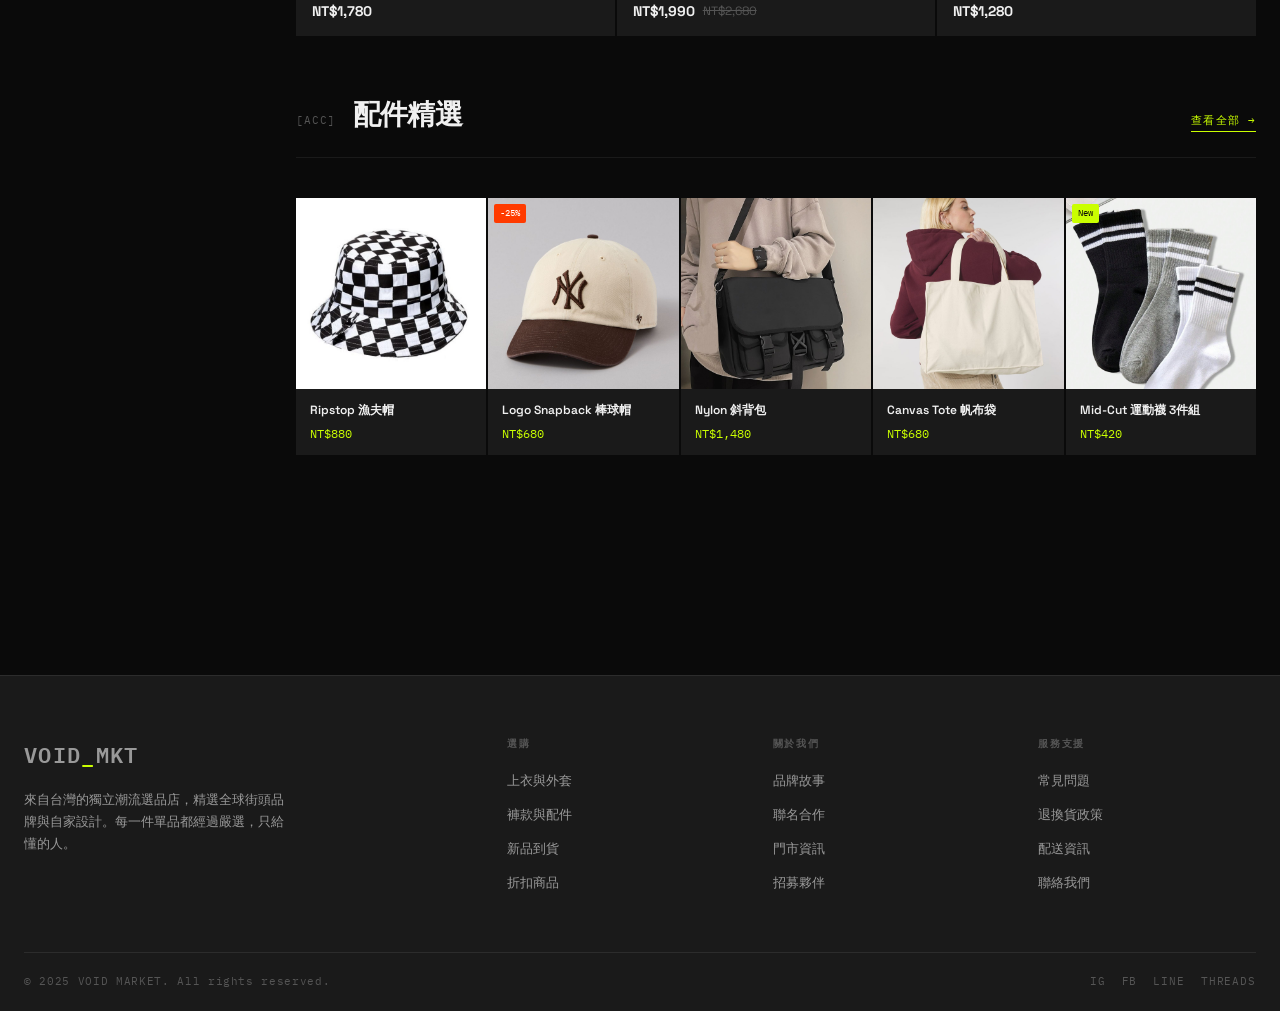
<file: bottoms.html>
<!DOCTYPE html>
<html lang="zh-TW">
<head>
  <meta charset="UTF-8" />
  <meta name="viewport" content="width=device-width, initial-scale=1.0" />
  <title>褲款 / 配件 — VOID MARKET</title>
  <link rel="stylesheet" href="style.css" />
  <style>
    /* Bottoms-specific: horizontal list layout option */
    .list-view .products-grid {
      grid-template-columns: 1fr;
      gap: 1px;
    }
    .list-view .product-card {
      display: grid;
      grid-template-columns: 140px 1fr auto;
      align-items: center;
    }
    .list-view .product-card__img {
      aspect-ratio: 1;
      height: 140px;
    }
    .list-view .product-card__body {
      padding: 20px 24px;
    }
    .list-view .product-card__name { font-size: 15px; }
    .list-view .product-card__actions {
      padding: 20px;
      display: flex;
      flex-direction: column;
      gap: 8px;
      align-items: flex-end;
    }
    .quick-add {
      display: inline-flex;
      align-items: center;
      gap: 8px;
      background: var(--acid);
      color: var(--black);
      font-family: var(--font-mono);
      font-size: 11px;
      font-weight: 700;
      letter-spacing: 0.1em;
      text-transform: uppercase;
      padding: 10px 20px;
      border: 2px solid var(--acid);
      border-radius: var(--radius);
      cursor: pointer;
      transition: all .2s;
      white-space: nowrap;
    }
    .quick-add:hover { background: transparent; color: var(--acid); }

    /* View toggle */
    .view-toggle { display: flex; gap: 4px; }
    .view-btn {
      width: 32px; height: 32px;
      border: 1px solid var(--mid);
      background: transparent;
      color: var(--silver);
      display: flex; align-items: center; justify-content: center;
      cursor: pointer; border-radius: 2px;
      font-size: 14px;
      transition: all .2s;
    }
    .view-btn.active, .view-btn:hover { border-color: var(--acid); color: var(--acid); }

    /* Accessories horizontal scroll strip */
    .acc-strip {
      display: grid;
      grid-template-columns: repeat(5, 1fr);
      gap: 2px;
      margin: 40px 0 60px;
    }
    .acc-card {
      background: var(--deep);
      overflow: hidden;
      cursor: pointer;
      transition: opacity .2s;
    }
    .acc-card:hover { opacity: 0.85; }
    .acc-card__img {
      aspect-ratio: 1;
      background: var(--mid);
      position: relative;
    }
    .acc-card__body { padding: 12px 14px; }
    .acc-card__name { font-size: 12px; font-weight: 600; color: var(--white); margin-bottom: 4px; }
    .acc-card__price { font-family: var(--font-mono); font-size: 12px; color: var(--acid); }

    @media (max-width: 768px) {
      .acc-strip { grid-template-columns: repeat(3, 1fr); }
      .list-view .product-card { grid-template-columns: 100px 1fr; }
      .list-view .product-card__actions { display: none; }
    }
    @media (max-width: 480px) {
      .acc-strip { grid-template-columns: repeat(2, 1fr); }
    }
  </style>
</head>
<body>

<div class="announce-bar">
  <p>褲款類限時特賣 <span>·</span> Cargo 系列第二件 7 折 <span>·</span> 即日起至 8/31</p>
</div>

<nav class="nav">
  <div class="nav__inner">
    <a href="index.html" class="nav__logo">VOID<span>_</span>MKT</a>
    <div class="nav__links">
      <a href="index.html">首頁</a>
      <a href="tops.html">上衣 / 外套</a>
      <a href="bottoms.html" class="active">褲款 / 配件</a>
      <a href="detail.html">商品詳情</a>
      <a href="faq.html">FAQ</a>
    </div>
    <div class="nav__actions">
      <button class="nav__btn nav__btn--ghost">搜尋</button>
      <button class="nav__btn nav__btn--cart">購物車 <span class="cart-count">3</span></button>
    </div>
  </div>
</nav>

<div class="page-wrap">

  <div class="page-hero" data-title="BOTTOMS">
    <div class="container">
      <div class="breadcrumb">
        <a href="index.html">首頁</a>
        <span>/</span>
        <span class="current">褲款 / 配件</span>
      </div>
      <p class="page-hero__eyebrow">// Category — Bottoms & Accessories</p>
      <h1 class="page-hero__title">褲款<br>與配件</h1>
      <p class="page-hero__sub">Cargo、Denim、Track Pants——從腰部以下定義你的風格。</p>
    </div>
  </div>

  <div class="container">
    <input type="checkbox" id="sidebar-toggle" />

    <div class="shop-layout">

      <!-- SIDEBAR -->
      <aside class="sidebar">
        <p class="sidebar__title">篩選條件 / Filters</p>

        <div class="filter-group">
          <span class="filter-group__label">商品類別</span>
          <label class="filter-check"><input type="checkbox" checked />全部下裝<span class="filter-count">148</span></label>
          <label class="filter-check"><input type="checkbox" />Cargo Pants<span class="filter-count">35</span></label>
          <label class="filter-check"><input type="checkbox" />Denim / Jeans<span class="filter-count">28</span></label>
          <label class="filter-check"><input type="checkbox" />Track Pants<span class="filter-count">22</span></label>
          <label class="filter-check"><input type="checkbox" />Shorts<span class="filter-count">31</span></label>
          <label class="filter-check"><input type="checkbox" />Accessories<span class="filter-count">32</span></label>
        </div>

        <div class="filter-group">
          <span class="filter-group__label">腰圍尺寸</span>
          <label class="filter-check"><input type="checkbox" />28"</label>
          <label class="filter-check"><input type="checkbox" checked />30"</label>
          <label class="filter-check"><input type="checkbox" checked />32"</label>
          <label class="filter-check"><input type="checkbox" />34"</label>
          <label class="filter-check"><input type="checkbox" />36"</label>
          <label class="filter-check"><input type="checkbox" />S / M / L / XL</label>
        </div>

        <div class="filter-group">
          <span class="filter-group__label">褲型</span>
          <label class="filter-check"><input type="checkbox" checked />Baggy / Wide Leg</label>
          <label class="filter-check"><input type="checkbox" />Regular Fit</label>
          <label class="filter-check"><input type="checkbox" />Slim Fit</label>
          <label class="filter-check"><input type="checkbox" />Tapered</label>
        </div>

        <div class="filter-group">
          <span class="filter-group__label">材質</span>
          <label class="filter-check"><input type="checkbox" />Cotton / 棉質</label>
          <label class="filter-check"><input type="checkbox" checked />Nylon / 尼龍</label>
          <label class="filter-check"><input type="checkbox" />Denim / 丹寧</label>
          <label class="filter-check"><input type="checkbox" />Fleece / 刷毛</label>
        </div>

        <div class="filter-group">
          <span class="filter-group__label">價格區間</span>
          <label class="filter-check"><input type="checkbox" />NT$0 – 1,000</label>
          <label class="filter-check"><input type="checkbox" checked />NT$1,000 – 3,000</label>
          <label class="filter-check"><input type="checkbox" />NT$3,000 – 6,000</label>
          <label class="filter-check"><input type="checkbox" />NT$6,000 以上</label>
        </div>
      </aside>

      <!-- PRODUCT MAIN -->
      <div class="shop-main">
        <label for="sidebar-toggle" class="filter-toggle-btn">☰ 篩選條件</label>

        <div class="sort-bar">
          <span class="sort-bar__count mono">顯示 <strong style="color:var(--white)">148</strong> 件商品</span>
          <div style="display:flex;align-items:center;gap:12px;">
            <div class="view-toggle">
              <button class="view-btn active" title="格狀">⊞</button>
              <button class="view-btn" title="列表">≡</button>
            </div>
            <select class="sort-bar__select">
              <option>排序：推薦商品</option>
              <option>價格：由低至高</option>
              <option>價格：由高至低</option>
              <option>最新上架</option>
            </select>
          </div>
        </div>

        <!-- Sub-nav -->
        <div style="display:flex;gap:8px;margin-bottom:28px;flex-wrap:wrap;">
          <span class="tag tag--acid">全部</span>
          <span class="tag">Cargo</span>
          <span class="tag">Denim</span>
          <span class="tag">Track Pants</span>
          <span class="tag">Shorts</span>
        </div>

        <!-- Bottoms grid — 3 col balanced layout -->
        <div class="products-grid products-grid--3">

          <a href="detail.html" class="product-card">
            <span class="product-card__badge badge--sale">-30%</span>
            <div class="product-card__img bg-3">
              <div class="img-placeholder"><img src="assets/cargo-pants.jpg" alt="六口袋 Baggy Cargo Pants"></div>
            </div>
            <div class="product-card__hover"></div>
            <div class="product-card__body">
              <span class="product-card__brand">VOID MARKET</span>
              <span class="product-card__name">六口袋 Baggy Cargo Pants</span>
              <div class="product-card__price-row">
                <span class="product-card__price">NT$2,380</span>
                <span class="product-card__original">NT$3,380</span>
              </div>
            </div>
          </a>

          <a href="detail.html" class="product-card">
            <span class="product-card__badge badge--new">New</span>
            <div class="product-card__img bg-5">
              <div class="img-placeholder"><img src="assets/baggy-denim.jpg" alt="Loose Fit 水洗直筒丹寧"></div>
            </div>
            <div class="product-card__hover"></div>
            <div class="product-card__body">
              <span class="product-card__brand">VOID MARKET</span>
              <span class="product-card__name">Loose Fit 水洗直筒丹寧</span>
              <div class="product-card__price-row">
                <span class="product-card__price">NT$3,280</span>
              </div>
            </div>
          </a>

          <a href="detail.html" class="product-card">
            <div class="product-card__img bg-7">
              <div class="img-placeholder"><img src="assets/track-pants.jpg" alt="Zip-Side Track Pants 運動長褲"></div>
            </div>
            <div class="product-card__hover"></div>
            <div class="product-card__body">
              <span class="product-card__brand">VOID MARKET</span>
              <span class="product-card__name">Zip-Side Track Pants 運動長褲</span>
              <div class="product-card__price-row">
                <span class="product-card__price">NT$2,180</span>
              </div>
            </div>
          </a>

          <a href="detail.html" class="product-card">
            <span class="product-card__badge badge--ltd">限量</span>
            <div class="product-card__img bg-1">
              <div class="img-placeholder"><img src="assets/nylon-shorts.jpg"></div>
            </div>
            <div class="product-card__hover"></div>
            <div class="product-card__body">
              <span class="product-card__brand">VOID MARKET</span>
              <span class="product-card__name">Parachute Nylon 短褲</span>
              <div class="product-card__price-row">
                <span class="product-card__price">NT$1,780</span>
              </div>
            </div>
          </a>

          <a href="detail.html" class="product-card">
            <span class="product-card__badge badge--sale">-25%</span>
            <div class="product-card__img bg-4">
              <div class="img-placeholder"><img src="assets/wide-chino.jpg" alt="Wide-Leg Chino 闊腿休閒褲"></div>
            </div>
            <div class="product-card__hover"></div>
            <div class="product-card__body">
              <span class="product-card__brand">VOID MARKET</span>
              <span class="product-card__name">Wide-Leg Chino 闊腿休閒褲</span>
              <div class="product-card__price-row">
                <span class="product-card__price">NT$1,990</span>
                <span class="product-card__original">NT$2,680</span>
              </div>
            </div>
          </a>

          <a href="detail.html" class="product-card">
            <div class="product-card__img bg-8">
              <div class="img-placeholder"><img src="assets/sweat-shorts.jpg" alt="French Terry 重磅短褲"></div>
            </div>
            <div class="product-card__hover"></div>
            <div class="product-card__body">
              <span class="product-card__brand">VOID MARKET</span>
              <span class="product-card__name">French Terry 重磅短褲</span>
              <div class="product-card__price-row">
                <span class="product-card__price">NT$1,280</span>
              </div>
            </div>
          </a>

        </div>

        <!-- Accessories section -->
        <div style="margin-top:56px;">
          <div class="section-header">
            <div class="section-header__left">
              <span class="section-num mono">[ACC]</span>
              <h2 class="section-title">配件精選</h2>
            </div>
            <a href="#" class="section-link">查看全部 →</a>
          </div>

          <div class="acc-strip">
            <a href="detail.html" class="acc-card">
              <div class="acc-card__img bg-2">
                <div class="img-placeholder" style="font-size:10px;"><img src="assets/bucket-hat.jpg" alt="Ripstop 漁夫帽"></div>
              </div>
              <div class="acc-card__body">
                <p class="acc-card__name">Ripstop 漁夫帽</p>
                <p class="acc-card__price">NT$880</p>
              </div>
            </a>
            <a href="detail.html" class="acc-card">
              <div class="acc-card__img bg-6" style="position:relative;">
                <span style="position:absolute;top:6px;left:6px;background:var(--burn);color:#fff;font-family:var(--font-mono);font-size:9px;padding:2px 6px;border-radius:2px;">-25%</span>
                <div class="img-placeholder" style="font-size:10px;"><img src="assets/caps-1.jpg" alt="Logo Snapback 棒球帽"></div>
              </div>
              <div class="acc-card__body">
                <p class="acc-card__name">Logo Snapback 棒球帽</p>
                <p class="acc-card__price">NT$680</p>
              </div>
            </a>
            <a href="detail.html" class="acc-card">
              <div class="acc-card__img bg-3">
                <div class="img-placeholder" style="font-size:10px;"><img src="assets/crossbody-bag.jpg" alt="Nylon Crossbody 斜背包"></div>
              </div>
              <div class="acc-card__body">
                <p class="acc-card__name">Nylon 斜背包</p>
                <p class="acc-card__price">NT$1,480</p>
              </div>
            </a>
            <a href="detail.html" class="acc-card">
              <div class="acc-card__img bg-7">
                <div class="img-placeholder" style="font-size:10px;"><img src="assets/tote-bag.jpg" alt="Canvas Tote 帆布袋"></div>
              </div>
              <div class="acc-card__body">
                <p class="acc-card__name">Canvas Tote 帆布袋</p>
                <p class="acc-card__price">NT$680</p>
              </div>
            </a>
            <a href="detail.html" class="acc-card">
              <div class="acc-card__img bg-5">
                <span style="position:absolute;top:6px;left:6px;background:var(--acid);color:var(--black);font-family:var(--font-mono);font-size:9px;padding:2px 6px;border-radius:2px;">New</span>
                <div class="img-placeholder" style="font-size:10px;"><img src="assets/socks-set.jpg" alt="SOCKS SET"></div>
              </div>
              <div class="acc-card__body">
                <p class="acc-card__name">Mid-Cut 運動襪 3件組</p>
                <p class="acc-card__price">NT$420</p>
              </div>
            </a>
          </div>
        </div>

      </div><!-- /shop-main -->
    </div>
  </div>

  <!-- FOOTER -->
  <footer class="footer">
    <div class="container">
      <div class="footer__grid">
        <div class="footer__brand">
          <p class="logo">VOID<span>_</span>MKT</p>
          <p>來自台灣的獨立潮流選品店，精選全球街頭品牌與自家設計。每一件單品都經過嚴選，只給懂的人。</p>
        </div>
        <div class="footer__col"><h4>選購</h4><ul><li><a href="tops.html">上衣與外套</a></li><li><a href="bottoms.html">褲款與配件</a></li><li><a href="#">新品到貨</a></li><li><a href="#">折扣商品</a></li></ul></div>
        <div class="footer__col"><h4>關於我們</h4><ul><li><a href="about.html">品牌故事</a></li><li><a href="#">聯名合作</a></li><li><a href="#">門市資訊</a></li><li><a href="#">招募夥伴</a></li></ul></div>
        <div class="footer__col"><h4>服務支援</h4><ul><li><a href="faq.html">常見問題</a></li><li><a href="faq.html">退換貨政策</a></li><li><a href="#">配送資訊</a></li><li><a href="#">聯絡我們</a></li></ul></div>
      </div>
      <div class="footer__bottom">
        <p>© 2025 VOID MARKET. All rights reserved.</p>
        <div class="footer__social"><a href="#">IG</a><a href="#">FB</a><a href="#">LINE</a><a href="#">Threads</a></div>
      </div>
    </div>
  </footer>

</div>
</body>
</html>
</file>
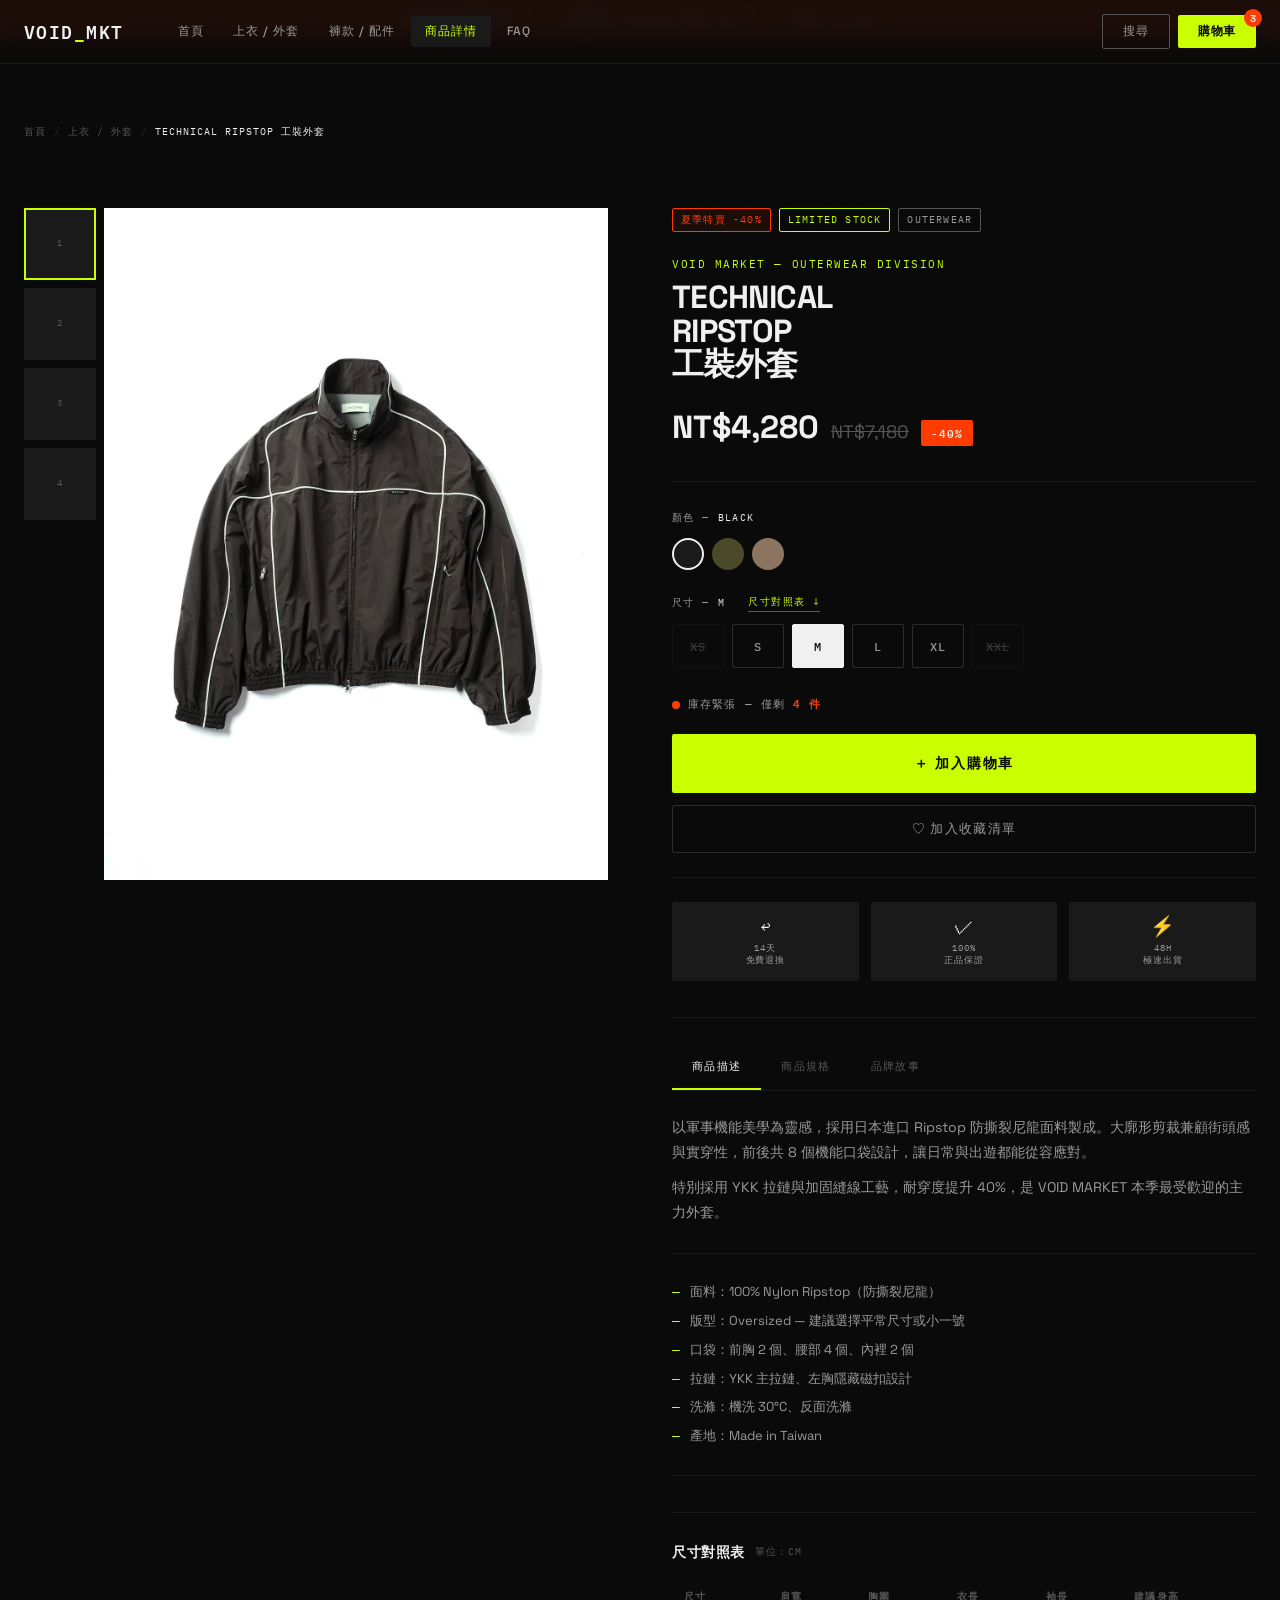
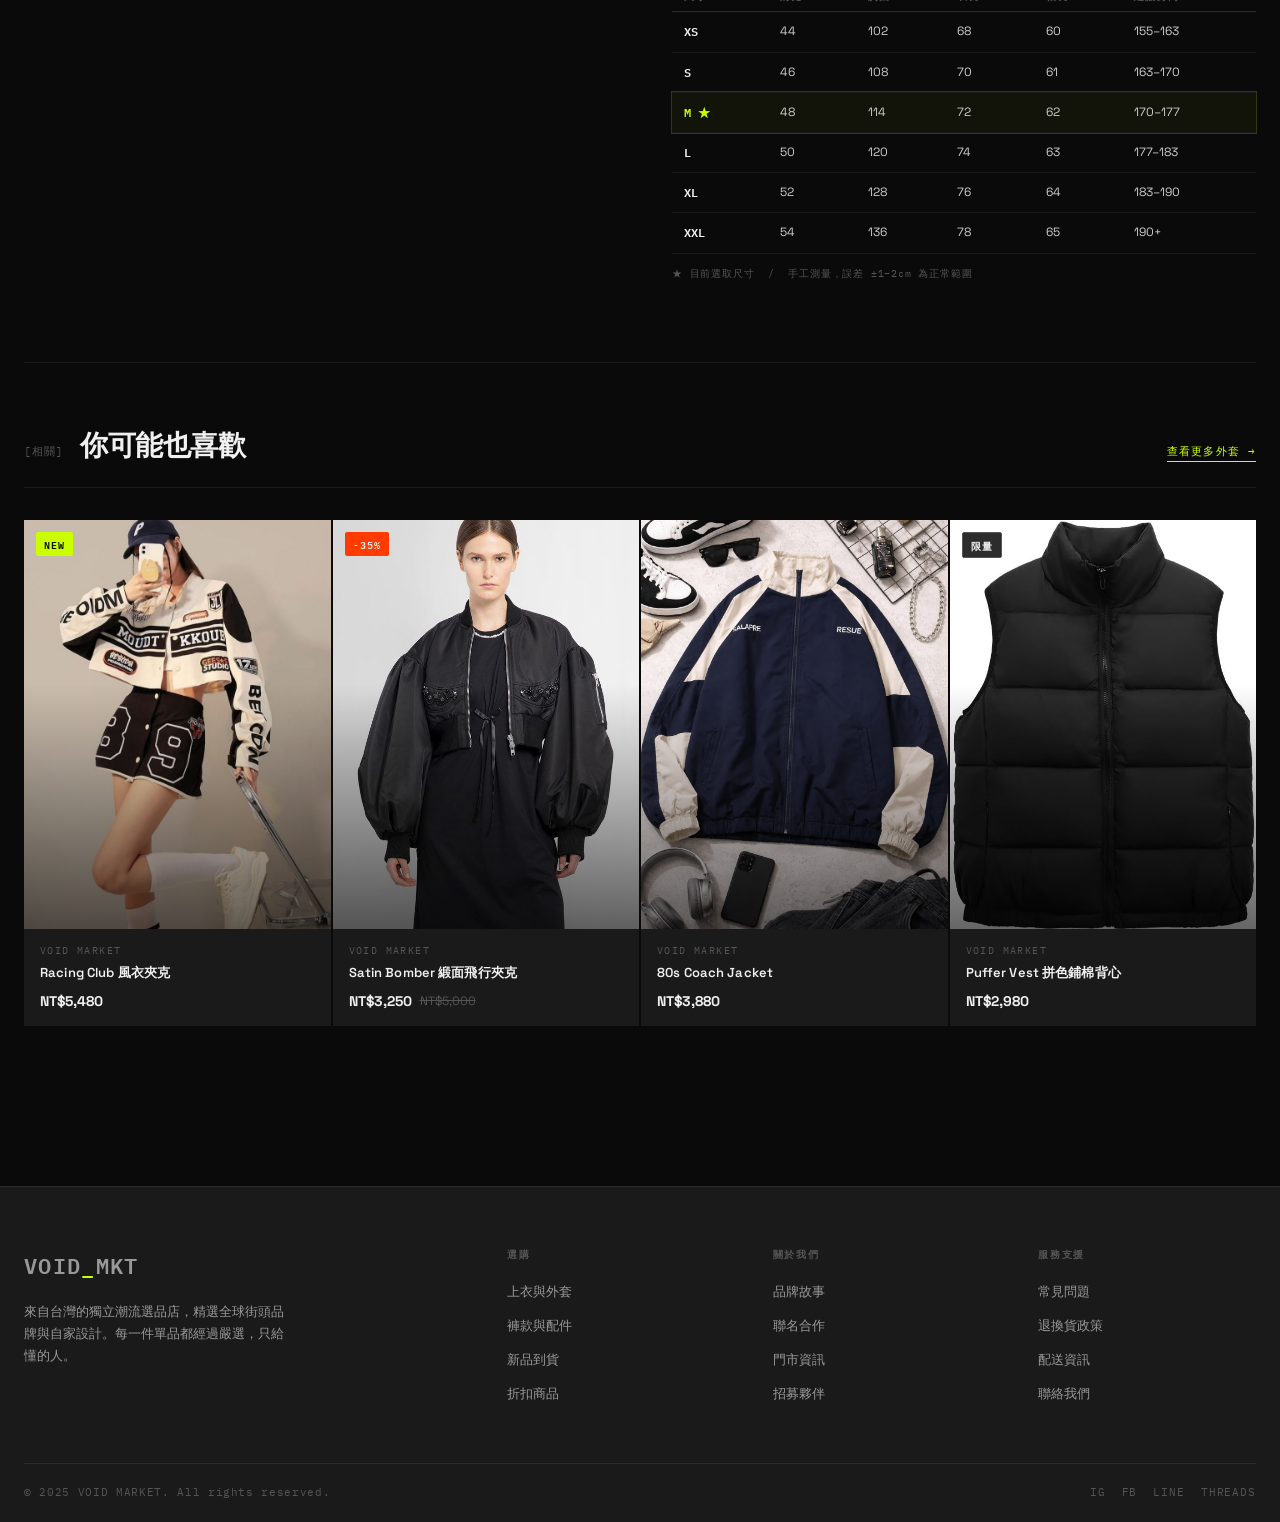
<file: detail.html>
<!DOCTYPE html>
<html lang="zh-TW">
<head>
  <meta charset="UTF-8" />
  <meta name="viewport" content="width=device-width, initial-scale=1.0" />
  <title>Technical Ripstop 工裝外套 — VOID MARKET</title>
  <link rel="stylesheet" href="style.css" />
  <style>
    /* Detail-page extras */
    .detail-tags {
      display: flex;
      gap: 8px;
      flex-wrap: wrap;
      margin-bottom: 24px;
    }

    .detail-desc {
      font-size: 14px;
      color: var(--silver);
      line-height: 1.8;
      margin-bottom: 28px;
      padding-bottom: 28px;
      border-bottom: 1px solid var(--deep);
    }

    .detail-desc p + p { margin-top: 10px; }

    .detail-feature-list {
      display: flex;
      flex-direction: column;
      gap: 8px;
      margin-bottom: 28px;
      padding-bottom: 28px;
      border-bottom: 1px solid var(--deep);
    }

    .detail-feature-list li {
      display: flex;
      align-items: baseline;
      gap: 10px;
      font-size: 13px;
      color: var(--silver);
    }

    .detail-feature-list li::before {
      content: '—';
      color: var(--acid);
      font-family: var(--font-mono);
      flex-shrink: 0;
    }

    .stock-indicator {
      display: flex;
      align-items: center;
      gap: 8px;
      margin-bottom: 20px;
    }
    .stock-dot {
      width: 8px; height: 8px;
      border-radius: 50%;
      background: var(--acid);
      flex-shrink: 0;
    }
    .stock-dot.low { background: var(--burn); }
    .stock-text {
      font-family: var(--font-mono);
      font-size: 11px;
      letter-spacing: 0.1em;
      text-transform: uppercase;
      color: var(--silver);
    }

    .trust-badges {
      display: grid;
      grid-template-columns: repeat(3, 1fr);
      gap: 12px;
      margin-top: 24px;
      padding-top: 24px;
      border-top: 1px solid var(--deep);
    }

    .trust-badge {
      display: flex;
      flex-direction: column;
      align-items: center;
      gap: 6px;
      padding: 14px 8px;
      background: var(--deep);
      border-radius: var(--radius);
      text-align: center;
    }

    .trust-badge__icon {
      font-size: 20px;
      line-height: 1;
    }

    .trust-badge__text {
      font-family: var(--font-mono);
      font-size: 9px;
      letter-spacing: 0.1em;
      text-transform: uppercase;
      color: var(--silver);
      line-height: 1.4;
    }

    /* Related section */
    .related-section {
      padding: 60px 0 80px;
      border-top: 1px solid var(--deep);
    }

    /* Tabs */
    .detail-tabs {
      display: flex;
      gap: 0;
      border-bottom: 1px solid var(--deep);
      margin-bottom: 24px;
    }

    .detail-tab {
      font-family: var(--font-mono);
      font-size: 11px;
      letter-spacing: 0.12em;
      text-transform: uppercase;
      color: var(--steel);
      padding: 12px 20px;
      border-bottom: 2px solid transparent;
      cursor: pointer;
      transition: all .2s;
    }
    .detail-tab.active {
      color: var(--white);
      border-bottom-color: var(--acid);
    }

    /* Img placeholder with detail look */
    .detail-main-img .img-placeholder {
      font-size: 14px;
      letter-spacing: 0.06em;
    }

    /* Big thumb */
    .detail-thumb .img-placeholder { font-size: 9px; }
  </style>
</head>
<body>

<div class="announce-bar">
  <p>此商品符合夏季折扣 <span>·</span> 結帳輸入 <strong>VOID10</strong> 再折 10% <span>·</span> 限時 48 小時</p>
</div>

<nav class="nav">
  <div class="nav__inner">
    <a href="index.html" class="nav__logo">VOID<span>_</span>MKT</a>
    <div class="nav__links">
      <a href="index.html">首頁</a>
      <a href="tops.html">上衣 / 外套</a>
      <a href="bottoms.html">褲款 / 配件</a>
      <a href="detail.html" class="active">商品詳情</a>
      <a href="faq.html">FAQ</a>
    </div>
    <div class="nav__actions">
      <button class="nav__btn nav__btn--ghost">搜尋</button>
      <button class="nav__btn nav__btn--cart">購物車 <span class="cart-count">3</span></button>
    </div>
  </div>
</nav>

<div class="page-wrap">
  <div class="container">

    <!-- Breadcrumb -->
    <div class="breadcrumb" style="padding:20px 0 0;">
      <a href="index.html">首頁</a>
      <span>/</span>
      <a href="tops.html">上衣 / 外套</a>
      <span>/</span>
      <span class="current">Technical Ripstop 工裝外套</span>
    </div>

    <!-- DETAIL LAYOUT -->
    <div class="detail-layout">

      <!-- LEFT: Gallery -->
      <div class="detail-gallery">
        <div class="detail-thumbs">
          <div class="detail-thumb active bg-dark">
            <div class="img-placeholder">1</div>
          </div>
          <div class="detail-thumb bg-2">
            <div class="img-placeholder">2</div>
          </div>
          <div class="detail-thumb bg-3">
            <div class="img-placeholder">3</div>
          </div>
          <div class="detail-thumb bg-4">
            <div class="img-placeholder">4</div>
          </div>
        </div>
        <div class="detail-main-img bg-dark">
          <div class="img-placeholder" style="font-size:16px;letter-spacing:0.04em;text-transform:uppercase;color:var(--mid);">
            <img src="assets/technical-ripstop-jacket.jpg" alt="Technical Ripstop Jacket">
          </div>
        </div>
      </div>

      <!-- RIGHT: Info -->
      <div class="detail-info">
        <div class="detail-tags">
          <span class="tag tag--burn">夏季特賣 -40%</span>
          <span class="tag tag--acid">Limited Stock</span>
          <span class="tag">Outerwear</span>
        </div>

        <p class="detail-info__brand">VOID MARKET — Outerwear Division</p>
        <h1 class="detail-info__name">Technical<br>Ripstop<br>工裝外套</h1>

        <div class="detail-info__price-row">
          <span class="detail-price">NT$4,280</span>
          <span class="detail-original">NT$7,180</span>
          <span class="detail-badge">-40%</span>
        </div>

        <!-- Color -->
        <p class="option-label">顏色 — <span class="val">Black</span></p>
        <div class="color-swatches">
          <div class="swatch swatch--black active" title="Black"></div>
          <div class="swatch swatch--olive" title="Olive"></div>
          <div class="swatch swatch--stone" title="Stone"></div>
        </div>

        <!-- Size -->
        <p class="option-label">尺寸 — <span class="val">M</span> &nbsp;<a href="#size-table" style="color:var(--acid);font-size:10px;border-bottom:1px solid rgba(202,255,0,0.4);padding-bottom:1px;">尺寸對照表 ↓</a></p>
        <div class="size-grid">
          <button class="size-btn sold-out">XS</button>
          <button class="size-btn">S</button>
          <button class="size-btn active">M</button>
          <button class="size-btn">L</button>
          <button class="size-btn">XL</button>
          <button class="size-btn sold-out">XXL</button>
        </div>

        <!-- Stock -->
        <div class="stock-indicator">
          <span class="stock-dot low"></span>
          <span class="stock-text">庫存緊張 — 僅剩 <strong style="color:var(--burn)">4 件</strong></span>
        </div>

        <!-- CTA -->
        <button class="add-to-cart">
          ＋ 加入購物車
        </button>
        <button class="wishlist-btn">
          ♡ 加入收藏清單
        </button>

        <!-- Trust badges -->
        <div class="trust-badges">
          <div class="trust-badge">
            <span class="trust-badge__icon">↩</span>
            <span class="trust-badge__text">14天<br>免費退換</span>
          </div>
          <div class="trust-badge">
            <span class="trust-badge__icon">✓</span>
            <span class="trust-badge__text">100%<br>正品保證</span>
          </div>
          <div class="trust-badge">
            <span class="trust-badge__icon">⚡</span>
            <span class="trust-badge__text">48H<br>極速出貨</span>
          </div>
        </div>

        <!-- Description -->
        <div style="margin-top:36px;padding-top:28px;border-top:1px solid var(--deep);">
          <div class="detail-tabs">
            <span class="detail-tab active">商品描述</span>
            <span class="detail-tab">商品規格</span>
            <span class="detail-tab">品牌故事</span>
          </div>

          <div class="detail-desc">
            <p>以軍事機能美學為靈感，採用日本進口 Ripstop 防撕裂尼龍面料製成。大廓形剪裁兼顧街頭感與實穿性，前後共 8 個機能口袋設計，讓日常與出遊都能從容應對。</p>
            <p>特別採用 YKK 拉鏈與加固縫線工藝，耐穿度提升 40%，是 VOID MARKET 本季最受歡迎的主力外套。</p>
          </div>

          <ul class="detail-feature-list">
            <li>面料：100% Nylon Ripstop（防撕裂尼龍）</li>
            <li>版型：Oversized — 建議選擇平常尺寸或小一號</li>
            <li>口袋：前胸 2 個、腰部 4 個、內裡 2 個</li>
            <li>拉鏈：YKK 主拉鏈、左胸隱藏磁扣設計</li>
            <li>洗滌：機洗 30°C、反面洗滌</li>
            <li>產地：Made in Taiwan</li>
          </ul>
        </div>

        <!-- SIZE TABLE -->
        <div class="size-table-wrap" id="size-table">
          <h3>尺寸對照表 <span>單位：cm</span></h3>
          <table class="size-table">
            <thead>
              <tr>
                <th>尺寸</th>
                <th>肩寬</th>
                <th>胸圍</th>
                <th>衣長</th>
                <th>袖長</th>
                <th>建議身高</th>
              </tr>
            </thead>
            <tbody>
              <tr>
                <td>XS</td>
                <td>44</td>
                <td>102</td>
                <td>68</td>
                <td>60</td>
                <td>155–163</td>
              </tr>
              <tr>
                <td>S</td>
                <td>46</td>
                <td>108</td>
                <td>70</td>
                <td>61</td>
                <td>163–170</td>
              </tr>
              <tr style="background:rgba(202,255,0,0.04);outline:1px solid rgba(202,255,0,0.2);">
                <td style="color:var(--acid);">M ★</td>
                <td>48</td>
                <td>114</td>
                <td>72</td>
                <td>62</td>
                <td>170–177</td>
              </tr>
              <tr>
                <td>L</td>
                <td>50</td>
                <td>120</td>
                <td>74</td>
                <td>63</td>
                <td>177–183</td>
              </tr>
              <tr>
                <td>XL</td>
                <td>52</td>
                <td>128</td>
                <td>76</td>
                <td>64</td>
                <td>183–190</td>
              </tr>
              <tr>
                <td>XXL</td>
                <td>54</td>
                <td>136</td>
                <td>78</td>
                <td>65</td>
                <td>190+</td>
              </tr>
            </tbody>
          </table>
          <p style="margin-top:12px;font-family:var(--font-mono);font-size:10px;color:var(--steel);letter-spacing:0.08em;">★ 目前選取尺寸 &nbsp;/&nbsp; 手工測量，誤差 ±1–2cm 為正常範圍</p>
        </div>

      </div><!-- /detail-info -->
    </div><!-- /detail-layout -->

    <!-- RELATED PRODUCTS -->
    <div class="related-section">
      <div class="section-header">
        <div class="section-header__left">
          <span class="section-num mono">[相關]</span>
          <h2 class="section-title">你可能也喜歡</h2>
        </div>
        <a href="tops.html" class="section-link">查看更多外套 →</a>
      </div>
      <div class="products-grid">
        <a href="detail.html" class="product-card">
          <span class="product-card__badge badge--new">New</span>
          <div class="product-card__img bg-6"><div class="img-placeholder"><img src="assets/racing-jacket.jpg" alt="Racing Club 賽車風衣"></div></div>
          <div class="product-card__hover"></div>
          <div class="product-card__body">
            <span class="product-card__brand">VOID MARKET</span>
            <span class="product-card__name">Racing Club 風衣夾克</span>
            <div class="product-card__price-row"><span class="product-card__price">NT$5,480</span></div>
          </div>
        </a>
        <a href="detail.html" class="product-card">
          <span class="product-card__badge badge--sale">-35%</span>
          <div class="product-card__img bg-2"><div class="img-placeholder"><img src="assets/bomber.jpg" alt="Satin Bomber 緞面飛行夾克"></div></div>
          <div class="product-card__hover"></div>
          <div class="product-card__body">
            <span class="product-card__brand">VOID MARKET</span>
            <span class="product-card__name">Satin Bomber 緞面飛行夾克</span>
            <div class="product-card__price-row">
              <span class="product-card__price">NT$3,250</span>
              <span class="product-card__original">NT$5,000</span>
            </div>
          </div>
        </a>
        <a href="detail.html" class="product-card">
          <div class="product-card__img bg-4"><div class="img-placeholder"><img src="assets/coach-jacket.jpg" alt="COACH JACKET"></div></div>
          <div class="product-card__hover"></div>
          <div class="product-card__body">
            <span class="product-card__brand">VOID MARKET</span>
            <span class="product-card__name">80s Coach Jacket</span>
            <div class="product-card__price-row"><span class="product-card__price">NT$3,880</span></div>
          </div>
        </a>
        <a href="detail.html" class="product-card">
          <span class="product-card__badge badge--ltd">限量</span>
          <div class="product-card__img bg-7"><div class="img-placeholder"><img src="assets/puffer-vest.jpg" alt="Puffer Vest 拼色鋪棉背心"></div></div>
          <div class="product-card__hover"></div>
          <div class="product-card__body">
            <span class="product-card__brand">VOID MARKET</span>
            <span class="product-card__name">Puffer Vest 拼色鋪棉背心</span>
            <div class="product-card__price-row"><span class="product-card__price">NT$2,980</span></div>
          </div>
        </a>
      </div>
    </div>

  </div><!-- /container -->

  <!-- FOOTER -->
  <footer class="footer">
    <div class="container">
      <div class="footer__grid">
        <div class="footer__brand">
          <p class="logo">VOID<span>_</span>MKT</p>
          <p>來自台灣的獨立潮流選品店，精選全球街頭品牌與自家設計。每一件單品都經過嚴選，只給懂的人。</p>
        </div>
        <div class="footer__col"><h4>選購</h4><ul><li><a href="tops.html">上衣與外套</a></li><li><a href="bottoms.html">褲款與配件</a></li><li><a href="#">新品到貨</a></li><li><a href="#">折扣商品</a></li></ul></div>
        <div class="footer__col"><h4>關於我們</h4><ul><li><a href="about.html">品牌故事</a></li><li><a href="#">聯名合作</a></li><li><a href="#">門市資訊</a></li><li><a href="#">招募夥伴</a></li></ul></div>
        <div class="footer__col"><h4>服務支援</h4><ul><li><a href="faq.html">常見問題</a></li><li><a href="faq.html">退換貨政策</a></li><li><a href="#">配送資訊</a></li><li><a href="#">聯絡我們</a></li></ul></div>
      </div>
      <div class="footer__bottom">
        <p>© 2025 VOID MARKET. All rights reserved.</p>
        <div class="footer__social"><a href="#">IG</a><a href="#">FB</a><a href="#">LINE</a><a href="#">Threads</a></div>
      </div>
    </div>
  </footer>

</div>
</body>
</html>
</file>
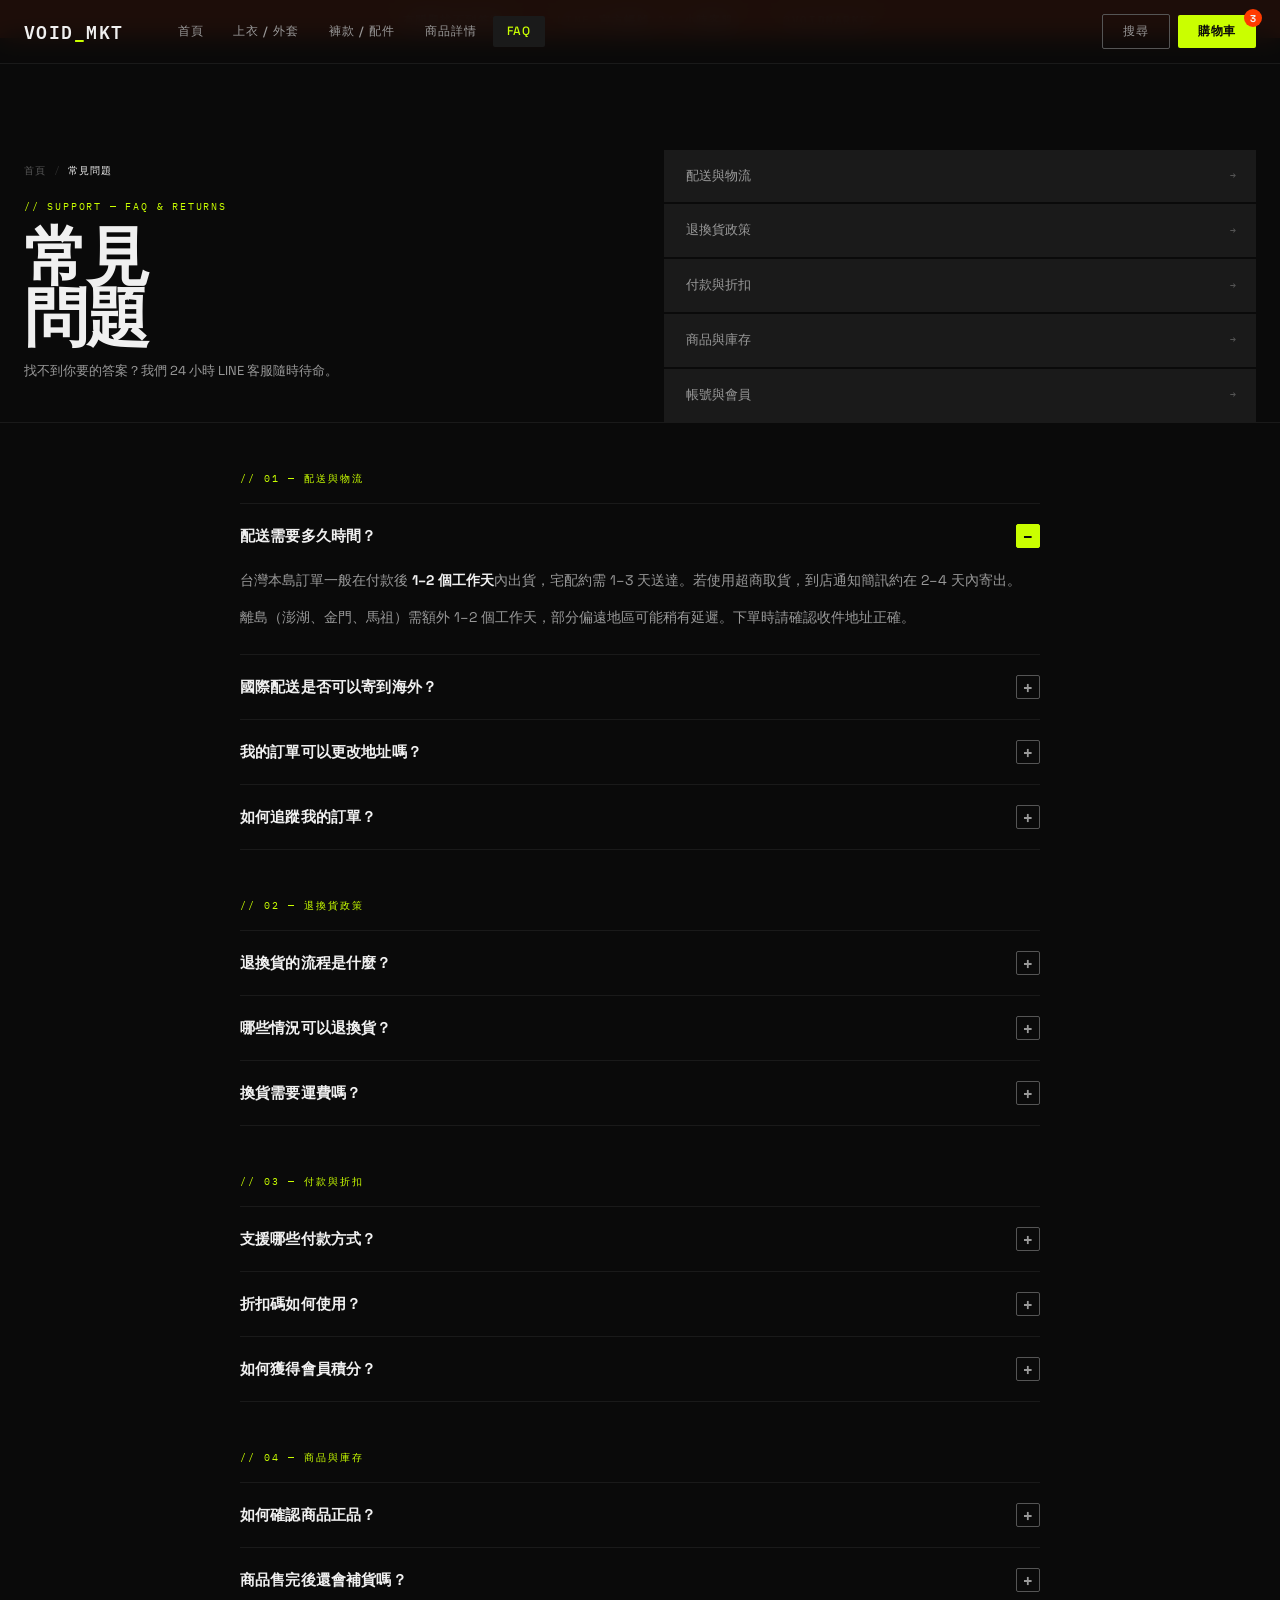
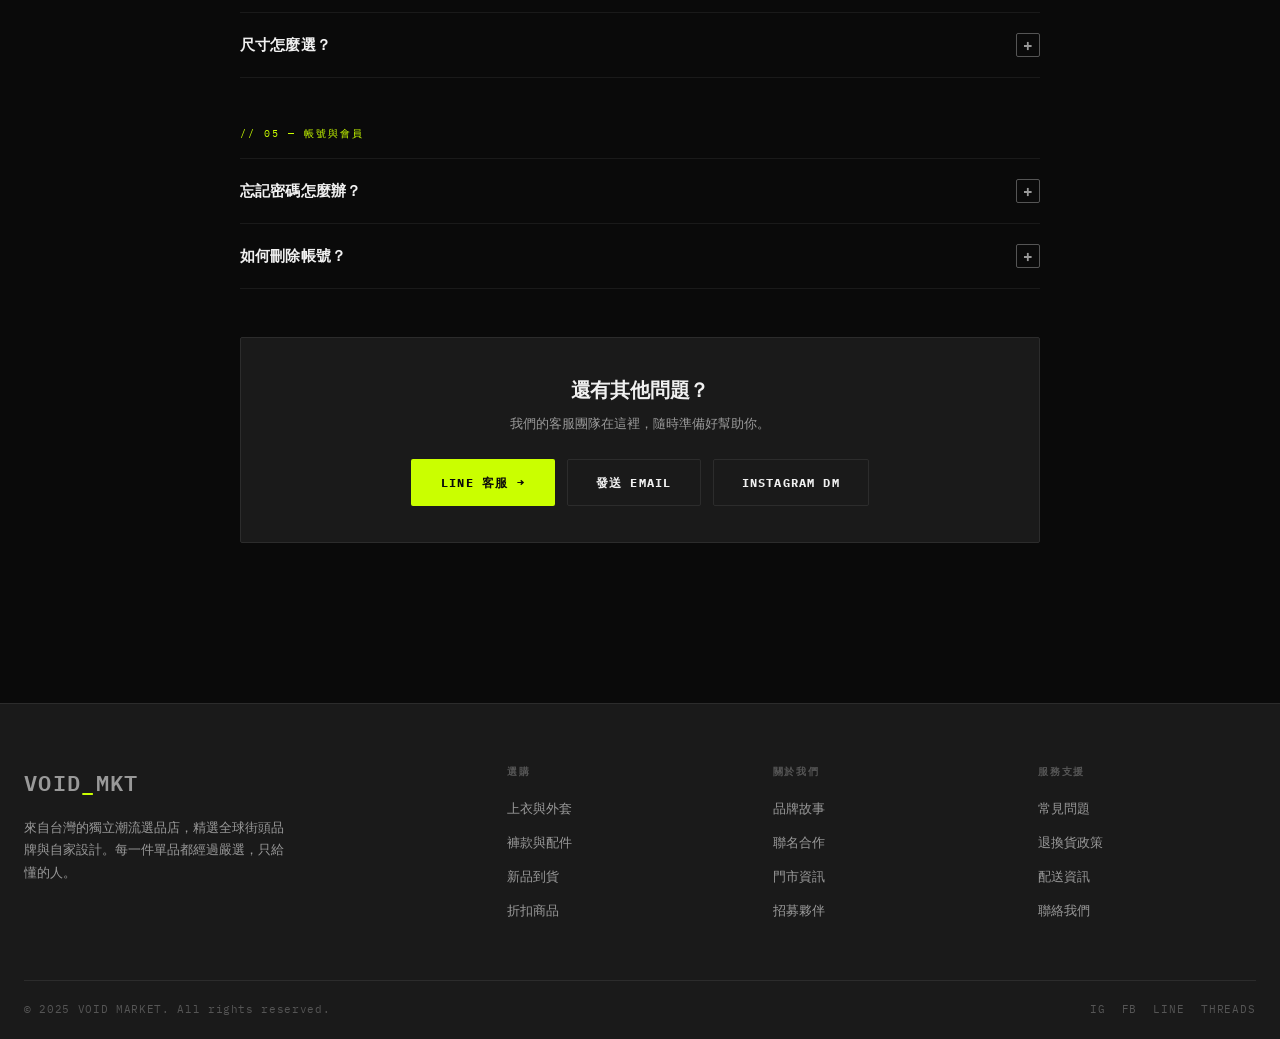
<file: faq.html>
<!DOCTYPE html>
<html lang="zh-TW">
<head>
  <meta charset="UTF-8" />
  <meta name="viewport" content="width=device-width, initial-scale=1.0" />
  <title>常見問題 / FAQ — VOID MARKET</title>
  <link rel="stylesheet" href="style.css" />
  <style>
    /* FAQ page specific */
    .faq-page-hero {
      background: var(--black);
      border-bottom: 1px solid var(--deep);
      padding: 48px 0 0;
    }

    .faq-hero-inner {
      display: grid;
      grid-template-columns: 1fr 1fr;
      gap: 48px;
      align-items: end;
    }

    .faq-hero-left { padding-bottom: 40px; }

    .faq-hero-right {
      display: flex;
      flex-direction: column;
      gap: 2px;
      align-self: stretch;
    }

    .faq-quick-link {
      display: flex;
      align-items: center;
      justify-content: space-between;
      padding: 16px 20px;
      background: var(--deep);
      border-left: 2px solid transparent;
      font-size: 13px;
      font-weight: 500;
      color: var(--silver);
      transition: all .2s;
      cursor: pointer;
    }
    .faq-quick-link:hover {
      border-left-color: var(--acid);
      color: var(--white);
      background: rgba(202,255,0,0.04);
    }
    .faq-quick-link span {
      font-family: var(--font-mono);
      font-size: 10px;
      color: var(--steel);
    }

    /* Contact CTA */
    .contact-cta {
      background: var(--deep);
      border: 1px solid var(--mid);
      padding: 36px;
      text-align: center;
      margin-top: 48px;
      border-radius: var(--radius);
    }

    .contact-cta h3 {
      font-size: 20px;
      font-weight: 700;
      text-transform: uppercase;
      letter-spacing: -0.01em;
      margin-bottom: 8px;
    }

    .contact-cta p {
      font-size: 13px;
      color: var(--silver);
      margin-bottom: 24px;
    }

    .contact-cta .cta-row {
      display: flex;
      gap: 12px;
      justify-content: center;
      flex-wrap: wrap;
    }

    .contact-btn {
      display: inline-flex;
      align-items: center;
      gap: 8px;
      padding: 12px 28px;
      font-size: 12px;
      font-weight: 700;
      font-family: var(--font-mono);
      letter-spacing: 0.1em;
      text-transform: uppercase;
      border-radius: var(--radius);
      transition: all .2s;
      cursor: pointer;
    }

    .contact-btn--primary {
      background: var(--acid);
      color: var(--black);
      border: 2px solid var(--acid);
    }
    .contact-btn--primary:hover { background: transparent; color: var(--acid); }

    .contact-btn--ghost {
      background: transparent;
      color: var(--white);
      border: 1px solid var(--mid);
    }
    .contact-btn--ghost:hover { border-color: var(--white); }

    /* Return process steps */
    .return-steps {
      display: grid;
      grid-template-columns: repeat(4, 1fr);
      gap: 2px;
      margin: 24px 0;
    }

    .return-step {
      background: var(--deep);
      padding: 20px;
    }

    .return-step__num {
      font-family: var(--font-mono);
      font-size: 28px;
      font-weight: 700;
      color: var(--acid);
      line-height: 1;
      margin-bottom: 8px;
    }

    .return-step__title {
      font-size: 13px;
      font-weight: 600;
      color: var(--white);
      margin-bottom: 4px;
    }

    .return-step__desc {
      font-size: 12px;
      color: var(--silver);
      line-height: 1.6;
    }

    @media (max-width: 768px) {
      .faq-hero-inner { grid-template-columns: 1fr; }
      .return-steps { grid-template-columns: repeat(2, 1fr); }
    }
    @media (max-width: 480px) {
      .return-steps { grid-template-columns: 1fr; }
    }
  </style>
</head>
<body>

<div class="announce-bar">
  <p>有問題找不到答案？<span>·</span> LINE 官方帳號 24 小時客服 <span>·</span> @voidmarket</p>
</div>

<nav class="nav">
  <div class="nav__inner">
    <a href="index.html" class="nav__logo">VOID<span>_</span>MKT</a>
    <div class="nav__links">
      <a href="index.html">首頁</a>
      <a href="tops.html">上衣 / 外套</a>
      <a href="bottoms.html">褲款 / 配件</a>
      <a href="detail.html">商品詳情</a>
      <a href="faq.html" class="active">FAQ</a>
    </div>
    <div class="nav__actions">
      <button class="nav__btn nav__btn--ghost">搜尋</button>
      <button class="nav__btn nav__btn--cart">購物車 <span class="cart-count">3</span></button>
    </div>
  </div>
</nav>

<div class="page-wrap">

  <!-- PAGE HERO -->
  <div class="faq-page-hero">
    <div class="container">
      <div class="faq-hero-inner">
        <div class="faq-hero-left">
          <div class="breadcrumb">
            <a href="index.html">首頁</a>
            <span>/</span>
            <span class="current">常見問題</span>
          </div>
          <p class="page-hero__eyebrow" style="margin-top:16px;">// Support — FAQ & Returns</p>
          <h1 class="page-hero__title">常見<br>問題</h1>
          <p class="page-hero__sub" style="margin-top:12px;">找不到你要的答案？我們 24 小時 LINE 客服隨時待命。</p>
        </div>
        <div class="faq-hero-right">
          <a href="#shipping" class="faq-quick-link">配送與物流 <span>→</span></a>
          <a href="#returns" class="faq-quick-link">退換貨政策 <span>→</span></a>
          <a href="#payment" class="faq-quick-link">付款與折扣 <span>→</span></a>
          <a href="#products" class="faq-quick-link">商品與庫存 <span>→</span></a>
          <a href="#account" class="faq-quick-link">帳號與會員 <span>→</span></a>
        </div>
      </div>
    </div>
  </div>

  <!-- FAQ CONTENT -->
  <div class="container">
    <div class="faq-wrap">

      <!-- SHIPPING -->
      <div class="faq-category" id="shipping">
        <p class="faq-category__title">// 01 — 配送與物流</p>

        <details open>
          <summary>
            配送需要多久時間？
            <span class="summary-icon"><span class="plus"></span></span>
          </summary>
          <div class="faq-body">
            <p>台灣本島訂單一般在付款後 <strong style="color:var(--white)">1–2 個工作天</strong>內出貨，宅配約需 1–3 天送達。若使用超商取貨，到店通知簡訊約在 2–4 天內寄出。</p>
            <p>離島（澎湖、金門、馬祖）需額外 1–2 個工作天，部分偏遠地區可能稍有延遲。下單時請確認收件地址正確。</p>
          </div>
        </details>

        <details>
          <summary>
            國際配送是否可以寄到海外？
            <span class="summary-icon"><span class="plus"></span></span>
          </summary>
          <div class="faq-body">
            <p>目前 VOID MARKET 支援寄送至以下地區：台灣、香港、澳門、新加坡、馬來西亞、日本。其他地區暫不支援，敬請期待。</p>
            <p>國際配送費用依目的地計算，結帳時會顯示運費明細，約 NT$300–600 不等，全程提供追蹤號碼。</p>
          </div>
        </details>

        <details>
          <summary>
            我的訂單可以更改地址嗎？
            <span class="summary-icon"><span class="plus"></span></span>
          </summary>
          <div class="faq-body">
            <p>若訂單尚未出貨，請在下單後 <strong style="color:var(--white)">2 小時內</strong>聯繫客服申請地址修改。一旦已出貨，恕無法更改，需待包裹退回後重新安排。</p>
          </div>
        </details>

        <details>
          <summary>
            如何追蹤我的訂單？
            <span class="summary-icon"><span class="plus"></span></span>
          </summary>
          <div class="faq-body">
            <p>出貨後將以簡訊及 Email 傳送追蹤號碼，可至黑貓宅急便或超商官網查詢。也可登入會員中心，在「我的訂單」查看即時狀態。</p>
          </div>
        </details>
      </div>

      <!-- RETURNS -->
      <div class="faq-category" id="returns">
        <p class="faq-category__title">// 02 — 退換貨政策</p>

        <details>
          <summary>
            退換貨的流程是什麼？
            <span class="summary-icon"><span class="plus"></span></span>
          </summary>
          <div class="faq-body">
            <div class="return-steps">
              <div class="return-step">
                <div class="return-step__num">01</div>
                <div class="return-step__title">提出申請</div>
                <div class="return-step__desc">收到商品後 14 天內，至會員中心或聯繫客服提出申請</div>
              </div>
              <div class="return-step">
                <div class="return-step__num">02</div>
                <div class="return-step__title">包裝寄回</div>
                <div class="return-step__desc">使用原包裝或同等保護方式，附上退貨單</div>
              </div>
              <div class="return-step">
                <div class="return-step__num">03</div>
                <div class="return-step__title">審核確認</div>
                <div class="return-step__desc">收件後 3 個工作天內完成品質確認</div>
              </div>
              <div class="return-step">
                <div class="return-step__num">04</div>
                <div class="return-step__title">退款完成</div>
                <div class="return-step__desc">審核通過後 5–10 個工作天內退款至原付款帳戶</div>
              </div>
            </div>
          </div>
        </details>

        <details>
          <summary>
            哪些情況可以退換貨？
            <span class="summary-icon"><span class="plus"></span></span>
          </summary>
          <div class="faq-body">
            <p>以下情況可申請退換貨：</p>
            <ul>
              <li>收到商品有瑕疵或損壞</li>
              <li>收到商品與訂單不符（顏色、款式、尺寸）</li>
              <li>尺寸不合（商品須未穿用、保持原狀、吊牌完整）</li>
            </ul>
            <p style="margin-top:12px;">以下情況<strong style="color:var(--burn)">恕不受理</strong>退換貨：</p>
            <ul>
              <li>商品已穿用、洗滌或有明顯使用痕跡</li>
              <li>吊牌已剪除或包裝已損毀</li>
              <li>特賣、清倉或限量商品（商品頁面會明確標示）</li>
              <li>超過 14 天申請期限</li>
            </ul>
          </div>
        </details>

        <details>
          <summary>
            換貨需要運費嗎？
            <span class="summary-icon"><span class="plus"></span></span>
          </summary>
          <div class="faq-body">
            <p>若為<strong style="color:var(--white)">商品瑕疵或出貨錯誤</strong>，來回運費由 VOID MARKET 全額負擔。</p>
            <p>若為<strong style="color:var(--white)">尺寸不合或個人因素</strong>，退貨運費由顧客自行負擔（約 NT$60–100），換貨的再次寄送費用則由我們支付。</p>
          </div>
        </details>
      </div>

      <!-- PAYMENT -->
      <div class="faq-category" id="payment">
        <p class="faq-category__title">// 03 — 付款與折扣</p>

        <details>
          <summary>
            支援哪些付款方式？
            <span class="summary-icon"><span class="plus"></span></span>
          </summary>
          <div class="faq-body">
            <p>目前支援以下付款方式：</p>
            <ul>
              <li>信用卡 / 金融卡（Visa、Mastercard、JCB）</li>
              <li>LINE Pay / Apple Pay / Google Pay</li>
              <li>超商代碼繳費（7-11、全家、萊爾富、OK）</li>
              <li>ATM 轉帳（限 48 小時內完成付款）</li>
              <li>貨到付款（限宅配，手續費 NT$30）</li>
            </ul>
          </div>
        </details>

        <details>
          <summary>
            折扣碼如何使用？
            <span class="summary-icon"><span class="plus"></span></span>
          </summary>
          <div class="faq-body">
            <p>在結帳頁面下方找到「折扣碼 / Promo Code」欄位，輸入後點擊「套用」即可。每張訂單限用一組折扣碼，且無法與其他優惠同時使用。</p>
            <p>折扣碼區分大小寫，請確認輸入正確。如遇無效或逾期問題，請聯繫客服。</p>
          </div>
        </details>

        <details>
          <summary>
            如何獲得會員積分？
            <span class="summary-icon"><span class="plus"></span></span>
          </summary>
          <div class="faq-body">
            <p>消費每 NT$1 累積 1 點，100 點可折抵 NT$10 使用。會員等級分為 Regular、Core、Elite 三級，消費越多解鎖更多專屬福利，包含：</p>
            <ul>
              <li>Core（年消費 NT$10,000）：新品提前 24H 搶購</li>
              <li>Elite（年消費 NT$30,000）：免運費、專屬客服、聯名優先名單</li>
            </ul>
          </div>
        </details>
      </div>

      <!-- PRODUCTS -->
      <div class="faq-category" id="products">
        <p class="faq-category__title">// 04 — 商品與庫存</p>

        <details>
          <summary>
            如何確認商品正品？
            <span class="summary-icon"><span class="plus"></span></span>
          </summary>
          <div class="faq-body">
            <p>VOID MARKET 所有商品均直接向品牌原廠或授權代理商採購，並提供 100% 正品保證。每件商品附有 VOID MARKET 正品雷射防偽貼紙及品牌原廠吊牌。</p>
            <p>若對商品正品性有任何疑慮，歡迎聯繫我們，我們將提供完整的進貨證明。</p>
          </div>
        </details>

        <details>
          <summary>
            商品售完後還會補貨嗎？
            <span class="summary-icon"><span class="plus"></span></span>
          </summary>
          <div class="faq-body">
            <p>部分品項為常規款，會持續補貨；限量商品（標有「Limited Stock」）售完即止，不會補貨。</p>
            <p>可在商品頁面點擊「到貨通知」輸入 Email，庫存補回時我們將第一時間通知你。</p>
          </div>
        </details>

        <details>
          <summary>
            尺寸怎麼選？
            <span class="summary-icon"><span class="plus"></span></span>
          </summary>
          <div class="faq-body">
            <p>每件商品頁面均附有完整尺寸對照表，建議量取自身肩寬、胸圍、衣長後對照選購。VOID MARKET 的商品多為 Oversized 版型，若偏好合身感可選擇小一號。</p>
            <p>不確定的話，歡迎 LINE 客服提供身高體重，我們有專業穿搭顧問協助推薦。</p>
          </div>
        </details>
      </div>

      <!-- ACCOUNT -->
      <div class="faq-category" id="account">
        <p class="faq-category__title">// 05 — 帳號與會員</p>

        <details>
          <summary>
            忘記密碼怎麼辦？
            <span class="summary-icon"><span class="plus"></span></span>
          </summary>
          <div class="faq-body">
            <p>在登入頁面點擊「忘記密碼」，輸入註冊 Email 後，系統將寄出重設連結，連結有效期限為 30 分鐘。若未收到信件，請確認垃圾郵件匣，或聯繫客服協助。</p>
          </div>
        </details>

        <details>
          <summary>
            如何刪除帳號？
            <span class="summary-icon"><span class="plus"></span></span>
          </summary>
          <div class="faq-body">
            <p>可至會員設定頁面申請帳號刪除，或聯繫客服處理。刪除後所有個人資料（包含訂單紀錄、積分）將於 30 個工作天內完全移除，此操作<strong style="color:var(--burn)">無法復原</strong>。</p>
          </div>
        </details>
      </div>

      <!-- CONTACT CTA -->
      <div class="contact-cta">
        <h3>還有其他問題？</h3>
        <p>我們的客服團隊在這裡，隨時準備好幫助你。</p>
        <div class="cta-row">
          <a href="#" class="contact-btn contact-btn--primary">LINE 客服 →</a>
          <a href="#" class="contact-btn contact-btn--ghost">發送 Email</a>
          <a href="#" class="contact-btn contact-btn--ghost">Instagram DM</a>
        </div>
      </div>

    </div><!-- /faq-wrap -->
  </div><!-- /container -->

  <!-- FOOTER -->
  <footer class="footer">
    <div class="container">
      <div class="footer__grid">
        <div class="footer__brand">
          <p class="logo">VOID<span>_</span>MKT</p>
          <p>來自台灣的獨立潮流選品店，精選全球街頭品牌與自家設計。每一件單品都經過嚴選，只給懂的人。</p>
        </div>
        <div class="footer__col"><h4>選購</h4><ul><li><a href="tops.html">上衣與外套</a></li><li><a href="bottoms.html">褲款與配件</a></li><li><a href="#">新品到貨</a></li><li><a href="#">折扣商品</a></li></ul></div>
        <div class="footer__col"><h4>關於我們</h4><ul><li><a href="about.html">品牌故事</a></li><li><a href="#">聯名合作</a></li><li><a href="#">門市資訊</a></li><li><a href="#">招募夥伴</a></li></ul></div>
        <div class="footer__col"><h4>服務支援</h4><ul><li><a href="faq.html">常見問題</a></li><li><a href="faq.html">退換貨政策</a></li><li><a href="#">配送資訊</a></li><li><a href="#">聯絡我們</a></li></ul></div>
      </div>
      <div class="footer__bottom">
        <p>© 2025 VOID MARKET. All rights reserved.</p>
        <div class="footer__social"><a href="#">IG</a><a href="#">FB</a><a href="#">LINE</a><a href="#">Threads</a></div>
      </div>
    </div>
  </footer>

</div>
</body>
</html>
</file>
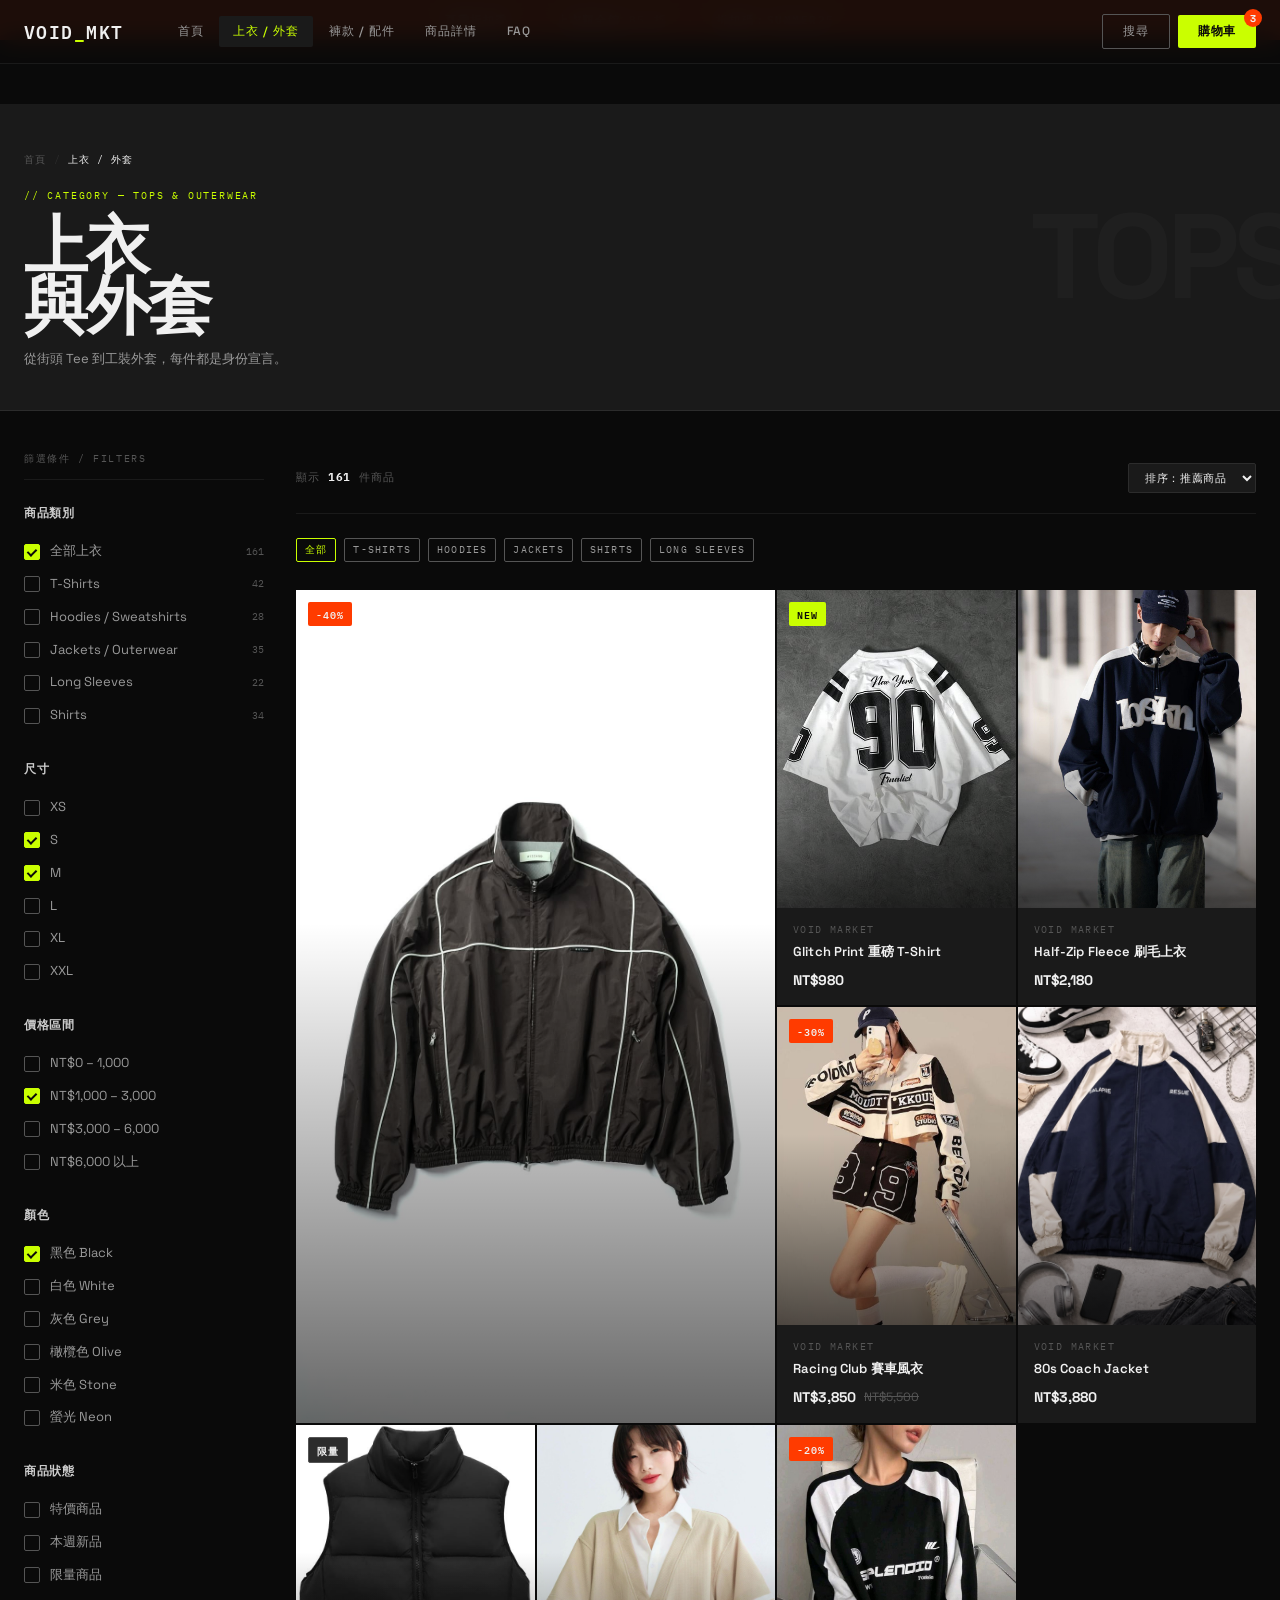
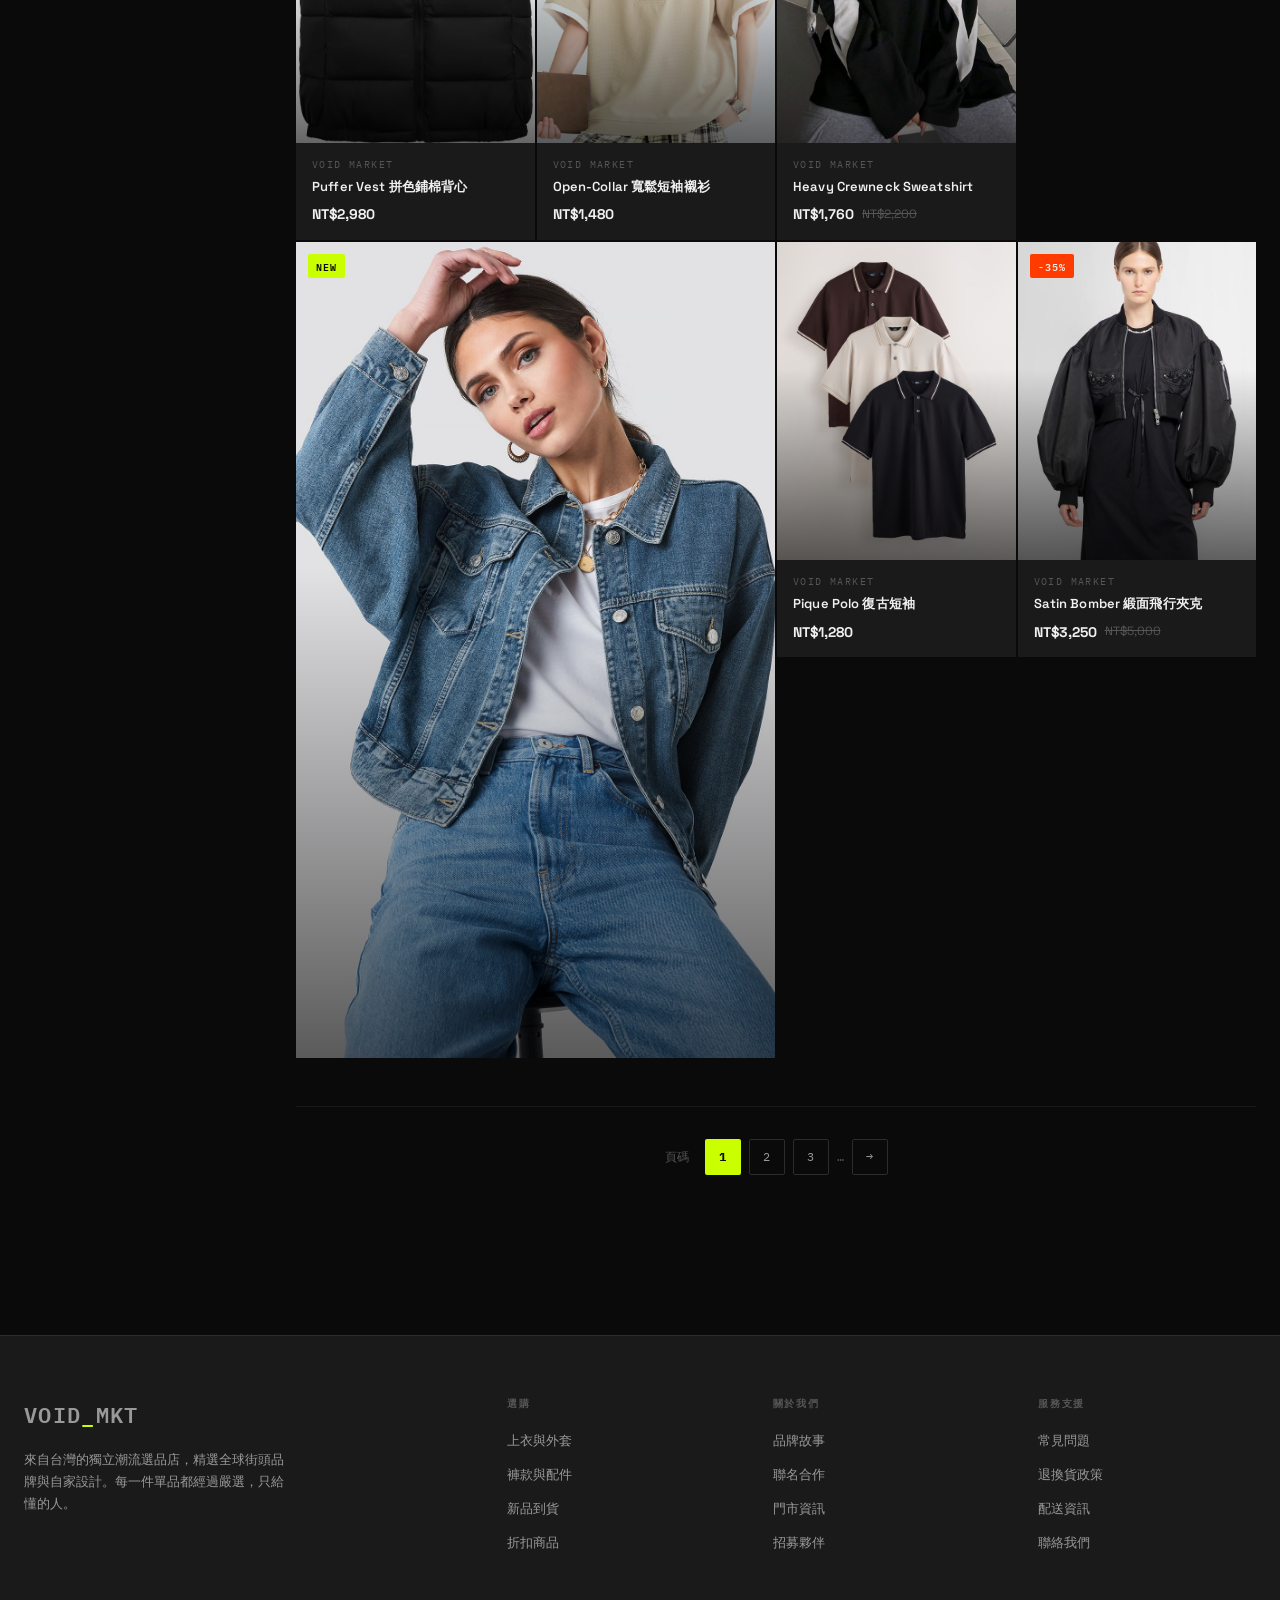
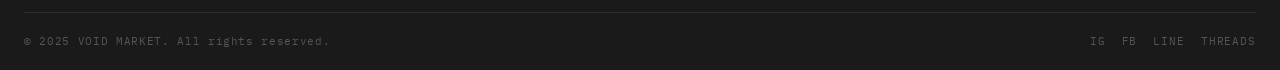
<file: tops.html>
<!DOCTYPE html>
<html lang="zh-TW">
<head>
  <meta charset="UTF-8" />
  <meta name="viewport" content="width=device-width, initial-scale=1.0" />
  <title>上衣 / 外套 — VOID MARKET</title>
  <link rel="stylesheet" href="style.css" />
</head>
<body>

<!-- ── ANNOUNCE BAR ── -->
<div class="announce-bar">
  <p>夏季折扣季 <span>·</span> 上衣類全館 85 折 <span>·</span> 折扣碼：<strong>SUMMER25</strong></p>
</div>

<!-- ── NAV ── -->
<nav class="nav">
  <div class="nav__inner">
    <a href="index.html" class="nav__logo">VOID<span>_</span>MKT</a>
    <div class="nav__links">
      <a href="index.html">首頁</a>
      <a href="tops.html" class="active">上衣 / 外套</a>
      <a href="bottoms.html">褲款 / 配件</a>
      <a href="detail.html">商品詳情</a>
      <a href="faq.html">FAQ</a>
    </div>
    <div class="nav__actions">
      <button class="nav__btn nav__btn--ghost">搜尋</button>
      <button class="nav__btn nav__btn--cart">購物車 <span class="cart-count">3</span></button>
    </div>
  </div>
</nav>

<div class="page-wrap">

  <!-- ── PAGE HERO ── -->
  <div class="page-hero" data-title="TOPS">
    <div class="container">
      <div class="breadcrumb">
        <a href="index.html">首頁</a>
        <span>/</span>
        <span class="current">上衣 / 外套</span>
      </div>
      <p class="page-hero__eyebrow">// Category — Tops & Outerwear</p>
      <h1 class="page-hero__title">上衣<br>與外套</h1>
      <p class="page-hero__sub">從街頭 Tee 到工裝外套，每件都是身份宣言。</p>
    </div>
  </div>

  <!-- ── SHOP LAYOUT ── -->
  <div class="container">

    <!-- Mobile filter toggle using CSS checkbox trick -->
    <input type="checkbox" id="sidebar-toggle" />

    <div class="shop-layout">

      <!-- ── SIDEBAR ── -->
      <aside class="sidebar">
        <p class="sidebar__title">篩選條件 / Filters</p>

        <!-- Category -->
        <div class="filter-group">
          <span class="filter-group__label">商品類別</span>
          <label class="filter-check">
            <input type="checkbox" checked />
            全部上衣
            <span class="filter-count">161</span>
          </label>
          <label class="filter-check">
            <input type="checkbox" />
            T-Shirts
            <span class="filter-count">42</span>
          </label>
          <label class="filter-check">
            <input type="checkbox" />
            Hoodies / Sweatshirts
            <span class="filter-count">28</span>
          </label>
          <label class="filter-check">
            <input type="checkbox" />
            Jackets / Outerwear
            <span class="filter-count">35</span>
          </label>
          <label class="filter-check">
            <input type="checkbox" />
            Long Sleeves
            <span class="filter-count">22</span>
          </label>
          <label class="filter-check">
            <input type="checkbox" />
            Shirts
            <span class="filter-count">34</span>
          </label>
        </div>

        <!-- Size -->
        <div class="filter-group">
          <span class="filter-group__label">尺寸</span>
          <label class="filter-check"><input type="checkbox" />XS</label>
          <label class="filter-check"><input type="checkbox" checked />S</label>
          <label class="filter-check"><input type="checkbox" checked />M</label>
          <label class="filter-check"><input type="checkbox" />L</label>
          <label class="filter-check"><input type="checkbox" />XL</label>
          <label class="filter-check"><input type="checkbox" />XXL</label>
        </div>

        <!-- Price -->
        <div class="filter-group">
          <span class="filter-group__label">價格區間</span>
          <label class="filter-check"><input type="checkbox" />NT$0 – 1,000</label>
          <label class="filter-check"><input type="checkbox" checked />NT$1,000 – 3,000</label>
          <label class="filter-check"><input type="checkbox" />NT$3,000 – 6,000</label>
          <label class="filter-check"><input type="checkbox" />NT$6,000 以上</label>
        </div>

        <!-- Color -->
        <div class="filter-group">
          <span class="filter-group__label">顏色</span>
          <label class="filter-check"><input type="checkbox" checked />黑色 Black</label>
          <label class="filter-check"><input type="checkbox" />白色 White</label>
          <label class="filter-check"><input type="checkbox" />灰色 Grey</label>
          <label class="filter-check"><input type="checkbox" />橄欖色 Olive</label>
          <label class="filter-check"><input type="checkbox" />米色 Stone</label>
          <label class="filter-check"><input type="checkbox" />螢光 Neon</label>
        </div>

        <!-- Status -->
        <div class="filter-group">
          <span class="filter-group__label">商品狀態</span>
          <label class="filter-check"><input type="checkbox" />特價商品</label>
          <label class="filter-check"><input type="checkbox" />本週新品</label>
          <label class="filter-check"><input type="checkbox" />限量商品</label>
        </div>
      </aside>

      <!-- ── PRODUCT MAIN ── -->
      <div class="shop-main">

        <!-- Mobile filter button -->
        <label for="sidebar-toggle" class="filter-toggle-btn">
          ☰ 篩選條件
        </label>

        <!-- Sort bar -->
        <div class="sort-bar">
          <span class="sort-bar__count mono">顯示 <strong style="color:var(--white)">161</strong> 件商品</span>
          <select class="sort-bar__select">
            <option>排序：推薦商品</option>
            <option>價格：由低至高</option>
            <option>價格：由高至低</option>
            <option>最新上架</option>
            <option>熱銷排行</option>
          </select>
        </div>

        <!-- Sub-nav tabs -->
        <div style="display:flex;gap:8px;margin-bottom:28px;flex-wrap:wrap;">
          <span class="tag tag--acid">全部</span>
          <span class="tag">T-Shirts</span>
          <span class="tag">Hoodies</span>
          <span class="tag">Jackets</span>
          <span class="tag">Shirts</span>
          <span class="tag">Long Sleeves</span>
        </div>

        <!-- Products: Asymmetric grid -->
        <div class="products-grid">

          <a href="detail.html" class="product-card product-card--large">
            <span class="product-card__badge badge--sale">-40%</span>
            <div class="product-card__img bg-dark">
              <div class="img-placeholder"><img src="assets/technical-ripstop-jacket.jpg" alt="Technical Ripstop Jacket"></div>
            </div>
            <div class="product-card__hover"></div>
            <div class="product-card__body">
              <span class="product-card__brand">VOID MARKET</span>
              <span class="product-card__name">Technical Ripstop 工裝外套 — 大廓形</span>
              <div class="product-card__price-row">
                <span class="product-card__price">NT$4,280</span>
                <span class="product-card__original">NT$7,180</span>
              </div>
            </div>
          </a>

          <a href="detail.html" class="product-card">
            <span class="product-card__badge badge--new">New</span>
            <div class="product-card__img bg-2">
              <div class="img-placeholder"><img src="assets/graphic-tee.jpg" alt="Glitch Print 重磅 T-Shirt"></div>
            </div>
            <div class="product-card__hover"></div>
            <div class="product-card__body">
              <span class="product-card__brand">VOID MARKET</span>
              <span class="product-card__name">Glitch Print 重磅 T-Shirt</span>
              <div class="product-card__price-row">
                <span class="product-card__price">NT$980</span>
              </div>
            </div>
          </a>

          <a href="detail.html" class="product-card">
            <div class="product-card__img bg-3">
              <div class="img-placeholder"><img src="assets/half-zip-fleece.jpg" alt="Half-Zip Fleece 刷毛上衣"></div>
            </div>
            <div class="product-card__hover"></div>
            <div class="product-card__body">
              <span class="product-card__brand">VOID MARKET</span>
              <span class="product-card__name">Half-Zip Fleece 刷毛上衣</span>
              <div class="product-card__price-row">
                <span class="product-card__price">NT$2,180</span>
              </div>
            </div>
          </a>

          <a href="detail.html" class="product-card">
            <span class="product-card__badge badge--sale">-30%</span>
            <div class="product-card__img bg-6">
              <div class="img-placeholder"><img src="assets/racing-jacket.jpg" alt="Racing Club 賽車風衣"></div>
            </div>
            <div class="product-card__hover"></div>
            <div class="product-card__body">
              <span class="product-card__brand">VOID MARKET</span>
              <span class="product-card__name">Racing Club 賽車風衣</span>
              <div class="product-card__price-row">
                <span class="product-card__price">NT$3,850</span>
                <span class="product-card__original">NT$5,500</span>
              </div>
            </div>
          </a>

          <a href="detail.html" class="product-card">
            <div class="product-card__img bg-4">
              <div class="img-placeholder"><img src="assets/coach-jacket.jpg" alt="80s Coach Jacket"></div>
            </div>
            <div class="product-card__hover"></div>
            <div class="product-card__body">
              <span class="product-card__brand">VOID MARKET</span>
              <span class="product-card__name">80s Coach Jacket</span>
              <div class="product-card__price-row">
                <span class="product-card__price">NT$3,880</span>
              </div>
            </div>
          </a>

          <a href="detail.html" class="product-card">
            <span class="product-card__badge badge--ltd">限量</span>
            <div class="product-card__img bg-7">
              <div class="img-placeholder"><img src="assets/puffer-vest.jpg" alt="Puffer Vest 拼色鋪棉背心"></div>
            </div>
            <div class="product-card__hover"></div>
            <div class="product-card__body">
              <span class="product-card__brand">VOID MARKET</span>
              <span class="product-card__name">Puffer Vest 拼色鋪棉背心</span>
              <div class="product-card__price-row">
                <span class="product-card__price">NT$2,980</span>
              </div>
            </div>
          </a>

          <a href="detail.html" class="product-card">
            <div class="product-card__img bg-1">
              <div class="img-placeholder"><img src="assets/loose-shirt.jpg" alt="Loose Shirt"></div>
            </div>
            <div class="product-card__hover"></div>
            <div class="product-card__body">
              <span class="product-card__brand">VOID MARKET</span>
              <span class="product-card__name">Open-Collar 寬鬆短袖襯衫</span>
              <div class="product-card__price-row">
                <span class="product-card__price">NT$1,480</span>
              </div>
            </div>
          </a>

          <a href="detail.html" class="product-card">
            <span class="product-card__badge badge--sale">-20%</span>
            <div class="product-card__img bg-8">
              <div class="img-placeholder"><img src="assets/crewneck-sweat.jpg" alt="Heavy Crewneck Sweatshirt"></div>
            </div>
            <div class="product-card__hover"></div>
            <div class="product-card__body">
              <span class="product-card__brand">VOID MARKET</span>
              <span class="product-card__name">Heavy Crewneck Sweatshirt</span>
              <div class="product-card__price-row">
                <span class="product-card__price">NT$1,760</span>
                <span class="product-card__original">NT$2,200</span>
              </div>
            </div>
          </a>

          <!-- Second large card -->
          <a href="detail.html" class="product-card product-card--large">
            <span class="product-card__badge badge--new">New</span>
            <div class="product-card__img" style="background:#141a14;">
              <div class="img-placeholder"><img src="assets/denim-trucker.jpg" alt="Washed Denim Trucker Jacket"></div>
            </div>
            <div class="product-card__hover"></div>
            <div class="product-card__body">
              <span class="product-card__brand">VOID MARKET</span>
              <span class="product-card__name">Washed Denim Trucker 牛仔外套</span>
              <div class="product-card__price-row">
                <span class="product-card__price">NT$3,680</span>
              </div>
            </div>
          </a>

          <a href="detail.html" class="product-card">
            <div class="product-card__img bg-5">
              <div class="img-placeholder"><img src="assets/polo-shirt.jpg" alt="Pique Polo 復古短袖"></div>
            </div>
            <div class="product-card__hover"></div>
            <div class="product-card__body">
              <span class="product-card__brand">VOID MARKET</span>
              <span class="product-card__name">Pique Polo 復古短袖</span>
              <div class="product-card__price-row">
                <span class="product-card__price">NT$1,280</span>
              </div>
            </div>
          </a>

          <a href="detail.html" class="product-card">
            <span class="product-card__badge badge--sale">-35%</span>
            <div class="product-card__img bg-2">
              <div class="img-placeholder"><img src="assets/bomber.jpg" alt="Satin Bomber 緞面飛行夾克"></div>
            </div>
            <div class="product-card__hover"></div>
            <div class="product-card__body">
              <span class="product-card__brand">VOID MARKET</span>
              <span class="product-card__name">Satin Bomber 緞面飛行夾克</span>
              <div class="product-card__price-row">
                <span class="product-card__price">NT$3,250</span>
                <span class="product-card__original">NT$5,000</span>
              </div>
            </div>
          </a>

        </div><!-- /products-grid -->

        <!-- Pagination -->
        <div style="display:flex;align-items:center;justify-content:center;gap:8px;margin-top:48px;padding-top:32px;border-top:1px solid var(--deep);">
          <span style="font-family:var(--font-mono);font-size:12px;color:var(--steel);margin-right:8px;">頁碼</span>
          <a href="#" style="display:flex;align-items:center;justify-content:center;width:36px;height:36px;background:var(--acid);color:var(--black);font-family:var(--font-mono);font-size:12px;font-weight:700;border-radius:2px;">1</a>
          <a href="#" style="display:flex;align-items:center;justify-content:center;width:36px;height:36px;border:1px solid var(--mid);color:var(--silver);font-family:var(--font-mono);font-size:12px;border-radius:2px;transition:all .2s;">2</a>
          <a href="#" style="display:flex;align-items:center;justify-content:center;width:36px;height:36px;border:1px solid var(--mid);color:var(--silver);font-family:var(--font-mono);font-size:12px;border-radius:2px;transition:all .2s;">3</a>
          <span style="color:var(--steel);font-family:var(--font-mono);font-size:12px;">…</span>
          <a href="#" style="display:flex;align-items:center;justify-content:center;width:36px;height:36px;border:1px solid var(--mid);color:var(--silver);font-family:var(--font-mono);font-size:12px;border-radius:2px;">→</a>
        </div>

      </div><!-- /shop-main -->
    </div><!-- /shop-layout -->
  </div><!-- /container -->

  <!-- ── FOOTER ── -->
  <footer class="footer">
    <div class="container">
      <div class="footer__grid">
        <div class="footer__brand">
          <p class="logo">VOID<span>_</span>MKT</p>
          <p>來自台灣的獨立潮流選品店，精選全球街頭品牌與自家設計。每一件單品都經過嚴選，只給懂的人。</p>
        </div>
        <div class="footer__col">
          <h4>選購</h4>
          <ul>
            <li><a href="tops.html">上衣與外套</a></li>
            <li><a href="bottoms.html">褲款與配件</a></li>
            <li><a href="#">新品到貨</a></li>
            <li><a href="#">折扣商品</a></li>
          </ul>
        </div>
        <div class="footer__col">
          <h4>關於我們</h4>
          <ul>
            <li><a href="about.html">品牌故事</a></li>
            <li><a href="#">聯名合作</a></li>
            <li><a href="#">門市資訊</a></li>
            <li><a href="#">招募夥伴</a></li>
          </ul>
        </div>
        <div class="footer__col">
          <h4>服務支援</h4>
          <ul>
            <li><a href="faq.html">常見問題</a></li>
            <li><a href="faq.html">退換貨政策</a></li>
            <li><a href="#">配送資訊</a></li>
            <li><a href="#">聯絡我們</a></li>
          </ul>
        </div>
      </div>
      <div class="footer__bottom">
        <p>© 2025 VOID MARKET. All rights reserved.</p>
        <div class="footer__social">
          <a href="#">IG</a>
          <a href="#">FB</a>
          <a href="#">LINE</a>
          <a href="#">Threads</a>
        </div>
      </div>
    </div>
  </footer>

</div><!-- /page-wrap -->
</body>
</html>
</file>
<file: style.css>
/* =========================================
   VOID MARKET — Global Stylesheet
   ========================================= */

@import url('https://fonts.googleapis.com/css2?family=Space+Grotesk:wght@300;400;500;600;700&family=IBM+Plex+Mono:wght@400;500;600&display=swap');

/* ── CSS Variables ── */
:root {
  --black:        #0A0A0A;
  --deep:         #1A1A1A;
  --mid:          #2C2C2C;
  --steel:        #555555;
  --silver:       #999999;
  --light:        #CCCCCC;
  --white:        #F0F0F0;
  --acid:         #CAFF00;
  --burn:         #FF3B00;
  --acid-dim:     #9FCC00;

  --font-display: 'Space Grotesk', sans-serif;
  --font-mono:    'IBM Plex Mono', monospace;

  --nav-h:        64px;
  --radius:       2px;
  --transition:   0.2s ease;
}

/* ── Reset ── */
*, *::before, *::after {
  box-sizing: border-box;
  margin: 0;
  padding: 0;
}

html { scroll-behavior: smooth; }

body {
  background-color: var(--black);
  color: var(--white);
  font-family: var(--font-display);
  font-size: 15px;
  line-height: 1.6;
  -webkit-font-smoothing: antialiased;
}

img { display: block; width: 100%; height: 100%; object-fit: cover; }
a { color: inherit; text-decoration: none; }
ul { list-style: none; }
button { cursor: pointer; font-family: var(--font-display); border: none; background: none; }

/* ── Utility ── */
.container {
  max-width: 1280px;
  margin: 0 auto;
  padding: 0 24px;
}

.mono { font-family: var(--font-mono); }
.acid { color: var(--acid); }
.burn { color: var(--burn); }
.tag {
  display: inline-block;
  font-family: var(--font-mono);
  font-size: 10px;
  letter-spacing: 0.12em;
  text-transform: uppercase;
  padding: 3px 8px;
  border: 1px solid var(--steel);
  color: var(--silver);
  border-radius: var(--radius);
}
.tag--acid {
  border-color: var(--acid);
  color: var(--acid);
}
.tag--burn {
  border-color: var(--burn);
  color: var(--burn);
  background: rgba(255,59,0,0.08);
}

/* ── Scrollbar ── */
::-webkit-scrollbar { width: 6px; }
::-webkit-scrollbar-track { background: var(--black); }
::-webkit-scrollbar-thumb { background: var(--mid); border-radius: 3px; }
::-webkit-scrollbar-thumb:hover { background: var(--steel); }

/* =========================================
   NAVIGATION
   ========================================= */
.nav {
  position: fixed;
  top: 0; left: 0; right: 0;
  height: var(--nav-h);
  background: rgba(10,10,10,0.92);
  backdrop-filter: blur(12px);
  border-bottom: 1px solid var(--deep);
  z-index: 999;
  display: flex;
  align-items: center;
}

.nav__inner {
  width: 100%;
  max-width: 1280px;
  margin: 0 auto;
  padding: 0 24px;
  display: flex;
  align-items: center;
  gap: 0;
}

.nav__logo {
  font-family: var(--font-mono);
  font-size: 18px;
  font-weight: 600;
  letter-spacing: 0.08em;
  color: var(--white);
  flex-shrink: 0;
}
.nav__logo span { color: var(--acid); }

.nav__links {
  display: flex;
  align-items: center;
  gap: 2px;
  margin-left: 40px;
}

.nav__links a {
  font-size: 12px;
  font-weight: 500;
  letter-spacing: 0.08em;
  text-transform: uppercase;
  color: var(--silver);
  padding: 6px 14px;
  border-radius: var(--radius);
  transition: color var(--transition), background var(--transition);
}
.nav__links a:hover,
.nav__links a.active {
  color: var(--white);
  background: var(--deep);
}
.nav__links a.active { color: var(--acid); }

.nav__actions {
  margin-left: auto;
  display: flex;
  align-items: center;
  gap: 8px;
}

.nav__btn {
  font-size: 12px;
  font-weight: 500;
  letter-spacing: 0.06em;
  text-transform: uppercase;
  padding: 8px 20px;
  border-radius: var(--radius);
  transition: all var(--transition);
}
.nav__btn--ghost {
  border: 1px solid var(--steel);
  color: var(--silver);
}
.nav__btn--ghost:hover { border-color: var(--white); color: var(--white); }

.nav__btn--cart {
  background: var(--acid);
  color: var(--black);
  font-weight: 700;
  position: relative;
}
.nav__btn--cart:hover { background: var(--white); }
.cart-count {
  position: absolute;
  top: -6px; right: -6px;
  width: 18px; height: 18px;
  background: var(--burn);
  color: var(--white);
  border-radius: 50%;
  font-size: 10px;
  font-weight: 700;
  display: flex; align-items: center; justify-content: center;
}

/* ── Page offset ── */
.page-wrap {
  padding-top: var(--nav-h);
  min-height: 100vh;
}

/* =========================================
   MARQUEE (Ticker)
   ========================================= */
.ticker {
  background: var(--acid);
  color: var(--black);
  height: 36px;
  overflow: hidden;
  display: flex;
  align-items: center;
  position: relative;
}
.ticker::before,
.ticker::after {
  content: '';
  position: absolute;
  top: 0; bottom: 0;
  width: 60px;
  z-index: 2;
}
.ticker::before { left: 0; background: linear-gradient(to right, var(--acid), transparent); }
.ticker::after  { right: 0; background: linear-gradient(to left, var(--acid), transparent); }

.ticker__track {
  display: flex;
  animation: ticker-scroll 30s linear infinite;
  white-space: nowrap;
}

.ticker__track span {
  font-family: var(--font-mono);
  font-size: 11px;
  font-weight: 600;
  letter-spacing: 0.12em;
  text-transform: uppercase;
  padding: 0 32px;
}
.ticker__track .dot {
  color: rgba(0,0,0,0.35);
  padding: 0;
}

@keyframes ticker-scroll {
  from { transform: translateX(0); }
  to   { transform: translateX(-50%); }
}

/* =========================================
   HERO BANNER
   ========================================= */
.hero {
  position: relative;
  height: calc(100vh - var(--nav-h));
  min-height: 560px;
  overflow: hidden;
  display: flex;
  align-items: flex-end;
  background: var(--deep);
}

.hero__bg {
  position: absolute;
  inset: 0;
  background: linear-gradient(135deg, #0f0f0f 0%, #1c1c1c 50%, #111 100%);
}

.hero__accent-line {
  position: absolute;
  left: 0; right: 0;
  top: 40%;
  height: 2px;
  background: var(--acid);
  opacity: 0.6;
}

.hero__grid-overlay {
  position: absolute;
  inset: 0;
  background-image:
    linear-gradient(rgba(202,255,0,0.03) 1px, transparent 1px),
    linear-gradient(90deg, rgba(202,255,0,0.03) 1px, transparent 1px);
  background-size: 60px 60px;
}

.hero__tag-block {
  position: absolute;
  top: 48px; right: 48px;
  display: flex;
  flex-direction: column;
  gap: 8px;
  align-items: flex-end;
}

.hero__content {
  position: relative;
  z-index: 2;
  padding: 0 48px 64px;
  max-width: 900px;
}

.hero__eyebrow {
  font-family: var(--font-mono);
  font-size: 11px;
  letter-spacing: 0.18em;
  text-transform: uppercase;
  color: var(--acid);
  margin-bottom: 16px;
}

.hero__title {
  font-size: clamp(56px, 10vw, 120px);
  font-weight: 700;
  line-height: 0.9;
  letter-spacing: -0.03em;
  text-transform: uppercase;
  color: var(--white);
  margin-bottom: 32px;
}

.hero__title .slash {
  color: var(--acid);
  display: inline;
}

.hero__title .outline {
  -webkit-text-stroke: 1px var(--white);
  color: transparent;
}

.hero__meta {
  display: flex;
  align-items: center;
  gap: 24px;
  flex-wrap: wrap;
}

.hero__price-block { display: flex; flex-direction: column; gap: 2px; }
.hero__price-label {
  font-family: var(--font-mono);
  font-size: 10px;
  letter-spacing: 0.12em;
  text-transform: uppercase;
  color: var(--silver);
}
.hero__price {
  font-size: 28px;
  font-weight: 700;
  color: var(--white);
}
.hero__price .original {
  font-size: 16px;
  color: var(--steel);
  text-decoration: line-through;
  margin-right: 8px;
}
.hero__price .discount { color: var(--burn); font-size: 13px; margin-left: 8px; }

.hero__cta {
  display: inline-flex;
  align-items: center;
  gap: 12px;
  background: var(--acid);
  color: var(--black);
  font-size: 13px;
  font-weight: 700;
  letter-spacing: 0.1em;
  text-transform: uppercase;
  padding: 16px 36px;
  border-radius: var(--radius);
  transition: all var(--transition);
  border: 2px solid var(--acid);
}
.hero__cta:hover {
  background: transparent;
  color: var(--acid);
}
.hero__cta .arrow { transition: transform var(--transition); }
.hero__cta:hover .arrow { transform: translateX(4px); }

.hero__cta--ghost {
  background: transparent;
  color: var(--white);
  border-color: var(--steel);
}
.hero__cta--ghost:hover {
  border-color: var(--white);
  color: var(--white);
}

/* =========================================
   SECTION HEADER
   ========================================= */
.section-header {
  display: flex;
  align-items: baseline;
  justify-content: space-between;
  padding-bottom: 20px;
  border-bottom: 1px solid var(--deep);
  margin-bottom: 32px;
}

.section-header__left { display: flex; align-items: baseline; gap: 16px; }

.section-title {
  font-size: 28px;
  font-weight: 700;
  letter-spacing: -0.02em;
  text-transform: uppercase;
}

.section-num {
  font-family: var(--font-mono);
  font-size: 11px;
  color: var(--steel);
  letter-spacing: 0.1em;
}

.section-link {
  font-family: var(--font-mono);
  font-size: 11px;
  letter-spacing: 0.1em;
  text-transform: uppercase;
  color: var(--acid);
  border-bottom: 1px solid var(--acid);
  padding-bottom: 1px;
  transition: opacity var(--transition);
}
.section-link:hover { opacity: 0.7; }

/* =========================================
   PRODUCT CARDS
   ========================================= */
.products-grid {
  display: grid;
  grid-template-columns: repeat(4, 1fr);
  gap: 2px;
}

.products-grid--3 {
  grid-template-columns: repeat(3, 1fr);
}

.product-card {
  background: var(--deep);
  position: relative;
  overflow: hidden;
  cursor: pointer;
  transition: transform var(--transition);
}

.product-card:hover { z-index: 2; }

.product-card--large {
  grid-column: span 2;
  grid-row: span 2;
}

.product-card__img {
  aspect-ratio: 3/4;
  background: var(--mid);
  overflow: hidden;
  position: relative;
}

.product-card--large .product-card__img {
  aspect-ratio: auto;
  height: 100%;
  min-height: 400px;
}

/* Placeholder image patterns */
.product-card__img::after {
  content: '';
  position: absolute;
  inset: 0;
  background: linear-gradient(180deg, transparent 40%, rgba(0,0,0,0.6) 100%);
  pointer-events: none;
}

.img-placeholder {
  width: 100%; height: 100%;
  display: flex;
  align-items: center;
  justify-content: center;
  font-family: var(--font-mono);
  font-size: 12px;
  letter-spacing: 0.1em;
  color: var(--steel);
  text-transform: uppercase;
}

/* Distinct placeholder color blocks */
.bg-1 { background: #1d1d1d; }
.bg-2 { background: #222; }
.bg-3 { background: #191919; }
.bg-4 { background: #202020; }
.bg-5 { background: #181818; }
.bg-6 { background: #1a1f1a; }
.bg-7 { background: #1f1a1a; }
.bg-8 { background: #1a1a1f; }
.bg-dark { background: #111; }

.product-card__body {
  padding: 14px 16px;
  display: flex;
  flex-direction: column;
  gap: 6px;
}

.product-card__brand {
  font-family: var(--font-mono);
  font-size: 10px;
  letter-spacing: 0.14em;
  text-transform: uppercase;
  color: var(--steel);
}

.product-card__name {
  font-size: 13px;
  font-weight: 600;
  color: var(--white);
  letter-spacing: 0.01em;
  line-height: 1.3;
}

.product-card__price-row {
  display: flex;
  align-items: center;
  gap: 8px;
  margin-top: 2px;
}

.product-card__price {
  font-size: 14px;
  font-weight: 700;
  color: var(--white);
}

.product-card__original {
  font-size: 12px;
  color: var(--steel);
  text-decoration: line-through;
}

.product-card__badge {
  position: absolute;
  top: 12px; left: 12px;
  font-family: var(--font-mono);
  font-size: 10px;
  font-weight: 600;
  letter-spacing: 0.1em;
  text-transform: uppercase;
  padding: 4px 8px;
  border-radius: var(--radius);
  z-index: 3;
}

.badge--sale { background: var(--burn); color: var(--white); }
.badge--new { background: var(--acid); color: var(--black); }
.badge--ltd { background: var(--mid); color: var(--white); border: 1px solid var(--steel); }

.product-card__hover {
  position: absolute;
  inset: 0;
  background: rgba(202,255,0,0.04);
  border: 2px solid var(--acid);
  opacity: 0;
  transition: opacity var(--transition);
  pointer-events: none;
}
.product-card:hover .product-card__hover { opacity: 1; }

/* =========================================
   CATEGORY STRIP
   ========================================= */
.cat-strip {
  display: grid;
  grid-template-columns: repeat(4, 1fr);
  gap: 2px;
  margin-bottom: 2px;
}

.cat-card {
  position: relative;
  height: 220px;
  overflow: hidden;
  display: flex;
  align-items: flex-end;
  cursor: pointer;
}

.cat-card__bg {
  position: absolute;
  inset: 0;
  transition: transform 0.4s ease;
}
.cat-card:hover .cat-card__bg { transform: scale(1.04); }

.cat-card__overlay {
  position: absolute;
  inset: 0;
  background: linear-gradient(to top, rgba(0,0,0,0.75) 0%, rgba(0,0,0,0.1) 60%);
}

.cat-card__content {
  position: relative;
  z-index: 2;
  padding: 20px;
}

.cat-card__label {
  font-size: 18px;
  font-weight: 700;
  letter-spacing: -0.01em;
  text-transform: uppercase;
  color: var(--white);
  line-height: 1.1;
}

.cat-card__sub {
  font-family: var(--font-mono);
  font-size: 10px;
  color: var(--acid);
  letter-spacing: 0.12em;
  text-transform: uppercase;
  margin-top: 4px;
}

/* =========================================
   ANNOUNCEMENT BANNER
   ========================================= */
.announce-bar {
  background: var(--burn);
  text-align: center;
  padding: 10px 24px;
}
.announce-bar p {
  font-family: var(--font-mono);
  font-size: 11px;
  letter-spacing: 0.14em;
  text-transform: uppercase;
  color: var(--white);
  font-weight: 600;
}
.announce-bar span { opacity: 0.7; margin: 0 12px; }

/* =========================================
   FOOTER
   ========================================= */
.footer {
  background: var(--deep);
  border-top: 1px solid var(--mid);
  margin-top: 80px;
  padding: 60px 0 0;
}

.footer__grid {
  display: grid;
  grid-template-columns: 2fr 1fr 1fr 1fr;
  gap: 48px;
  padding-bottom: 48px;
  border-bottom: 1px solid var(--mid);
}

.footer__brand .logo {
  font-family: var(--font-mono);
  font-size: 22px;
  font-weight: 600;
  letter-spacing: 0.06em;
  margin-bottom: 16px;
}
.footer__brand .logo span { color: var(--acid); }

.footer__brand p {
  font-size: 13px;
  color: var(--silver);
  line-height: 1.7;
  max-width: 260px;
}

.footer__col h4 {
  font-family: var(--font-mono);
  font-size: 10px;
  letter-spacing: 0.16em;
  text-transform: uppercase;
  color: var(--steel);
  margin-bottom: 16px;
}

.footer__col ul li {
  margin-bottom: 10px;
}

.footer__col ul li a {
  font-size: 13px;
  color: var(--silver);
  transition: color var(--transition);
}
.footer__col ul li a:hover { color: var(--white); }

.footer__bottom {
  display: flex;
  align-items: center;
  justify-content: space-between;
  padding: 20px 0;
}

.footer__bottom p {
  font-family: var(--font-mono);
  font-size: 11px;
  color: var(--steel);
  letter-spacing: 0.06em;
}

.footer__social {
  display: flex;
  gap: 16px;
}

.footer__social a {
  font-family: var(--font-mono);
  font-size: 11px;
  letter-spacing: 0.08em;
  color: var(--steel);
  text-transform: uppercase;
  transition: color var(--transition);
}
.footer__social a:hover { color: var(--acid); }

/* =========================================
   SHOP LAYOUT (Sidebar + Grid)
   ========================================= */
.shop-layout {
  display: grid;
  grid-template-columns: 240px 1fr;
  gap: 32px;
  padding: 40px 0 80px;
}

/* ── CSS Sidebar Toggle ── */
#sidebar-toggle { display: none; }

.sidebar {
  position: sticky;
  top: calc(var(--nav-h) + 20px);
  height: fit-content;
}

.sidebar__title {
  font-family: var(--font-mono);
  font-size: 10px;
  letter-spacing: 0.16em;
  text-transform: uppercase;
  color: var(--steel);
  padding-bottom: 12px;
  border-bottom: 1px solid var(--deep);
  margin-bottom: 24px;
}

.filter-group {
  margin-bottom: 28px;
}

.filter-group__label {
  font-size: 12px;
  font-weight: 600;
  letter-spacing: 0.06em;
  text-transform: uppercase;
  color: var(--light);
  margin-bottom: 12px;
  display: block;
}

.filter-check {
  display: flex;
  align-items: center;
  gap: 10px;
  padding: 6px 0;
  cursor: pointer;
  font-size: 13px;
  color: var(--silver);
  transition: color var(--transition);
}
.filter-check:hover { color: var(--white); }

.filter-check input[type="checkbox"] {
  appearance: none;
  width: 16px; height: 16px;
  border: 1px solid var(--steel);
  border-radius: 2px;
  background: transparent;
  cursor: pointer;
  flex-shrink: 0;
  position: relative;
  transition: all var(--transition);
}
.filter-check input[type="checkbox"]:checked {
  background: var(--acid);
  border-color: var(--acid);
}
.filter-check input[type="checkbox"]:checked::after {
  content: '';
  position: absolute;
  left: 4px; top: 2px;
  width: 6px; height: 9px;
  border: 2px solid var(--black);
  border-top: none; border-left: none;
  transform: rotate(45deg);
}

.filter-count {
  margin-left: auto;
  font-family: var(--font-mono);
  font-size: 10px;
  color: var(--steel);
}

/* ── Sort Bar ── */
.sort-bar {
  display: flex;
  align-items: center;
  justify-content: space-between;
  padding: 12px 0 20px;
  border-bottom: 1px solid var(--deep);
  margin-bottom: 24px;
}

.sort-bar__count {
  font-family: var(--font-mono);
  font-size: 11px;
  color: var(--steel);
  letter-spacing: 0.08em;
}

.sort-bar__select {
  background: var(--deep);
  border: 1px solid var(--mid);
  color: var(--white);
  font-family: var(--font-mono);
  font-size: 11px;
  letter-spacing: 0.06em;
  padding: 6px 12px;
  border-radius: var(--radius);
  cursor: pointer;
  outline: none;
}

/* =========================================
   PAGE HERO (subpages)
   ========================================= */
.page-hero {
  background: var(--deep);
  border-bottom: 1px solid var(--mid);
  padding: 48px 0 40px;
  position: relative;
  overflow: hidden;
}

.page-hero::before {
  content: attr(data-title);
  position: absolute;
  right: -20px;
  top: 50%;
  transform: translateY(-50%);
  font-size: 120px;
  font-weight: 700;
  letter-spacing: -0.05em;
  text-transform: uppercase;
  color: rgba(255,255,255,0.025);
  white-space: nowrap;
  pointer-events: none;
}

.page-hero__eyebrow {
  font-family: var(--font-mono);
  font-size: 10px;
  letter-spacing: 0.18em;
  text-transform: uppercase;
  color: var(--acid);
  margin-bottom: 12px;
}

.page-hero__title {
  font-size: clamp(32px, 6vw, 64px);
  font-weight: 700;
  letter-spacing: -0.03em;
  text-transform: uppercase;
  line-height: 0.95;
}

.page-hero__sub {
  font-size: 13px;
  color: var(--silver);
  margin-top: 12px;
  max-width: 400px;
}

.breadcrumb {
  display: flex;
  align-items: center;
  gap: 8px;
  margin-bottom: 20px;
}
.breadcrumb a {
  font-family: var(--font-mono);
  font-size: 10px;
  letter-spacing: 0.1em;
  text-transform: uppercase;
  color: var(--steel);
  transition: color var(--transition);
}
.breadcrumb a:hover { color: var(--white); }
.breadcrumb span {
  font-family: var(--font-mono);
  font-size: 10px;
  color: var(--mid);
}
.breadcrumb .current {
  font-family: var(--font-mono);
  font-size: 10px;
  letter-spacing: 0.1em;
  text-transform: uppercase;
  color: var(--white);
}

/* =========================================
   DETAIL PAGE
   ========================================= */
.detail-layout {
  display: grid;
  grid-template-columns: 1fr 1fr;
  gap: 64px;
  padding: 48px 0 80px;
}

.detail-gallery {
  display: grid;
  grid-template-columns: 72px 1fr;
  gap: 8px;
  height: fit-content;
  position: sticky;
  top: calc(var(--nav-h) + 20px);
}

.detail-thumbs {
  display: flex;
  flex-direction: column;
  gap: 8px;
}

.detail-thumb {
  aspect-ratio: 1;
  background: var(--deep);
  border: 2px solid transparent;
  cursor: pointer;
  overflow: hidden;
  transition: border-color var(--transition);
}
.detail-thumb.active,
.detail-thumb:hover { border-color: var(--acid); }

.detail-main-img {
  aspect-ratio: 3/4;
  background: var(--deep);
  overflow: hidden;
}

.detail-info__brand {
  font-family: var(--font-mono);
  font-size: 11px;
  letter-spacing: 0.14em;
  text-transform: uppercase;
  color: var(--acid);
  margin-bottom: 8px;
}

.detail-info__name {
  font-size: 32px;
  font-weight: 700;
  letter-spacing: -0.02em;
  text-transform: uppercase;
  line-height: 1.05;
  margin-bottom: 20px;
}

.detail-info__price-row {
  display: flex;
  align-items: baseline;
  gap: 12px;
  margin-bottom: 28px;
  padding-bottom: 28px;
  border-bottom: 1px solid var(--deep);
}

.detail-price {
  font-size: 32px;
  font-weight: 700;
}

.detail-original {
  font-size: 18px;
  color: var(--steel);
  text-decoration: line-through;
}

.detail-badge {
  background: var(--burn);
  color: var(--white);
  font-family: var(--font-mono);
  font-size: 11px;
  font-weight: 600;
  letter-spacing: 0.08em;
  padding: 4px 10px;
  border-radius: var(--radius);
}

/* Color swatch */
.option-label {
  font-family: var(--font-mono);
  font-size: 10px;
  letter-spacing: 0.14em;
  text-transform: uppercase;
  color: var(--silver);
  margin-bottom: 12px;
  display: flex;
  align-items: center;
  gap: 8px;
}
.option-label .val { color: var(--white); }

.color-swatches { display: flex; gap: 8px; margin-bottom: 24px; }

.swatch {
  width: 32px; height: 32px;
  border-radius: 50%;
  cursor: pointer;
  border: 2px solid transparent;
  transition: border-color var(--transition);
  position: relative;
}
.swatch.active,
.swatch:hover { border-color: var(--white); }

.swatch--black { background: #1a1a1a; border: 2px solid var(--steel); }
.swatch--white { background: #f0f0f0; }
.swatch--olive { background: #4a4a2a; }
.swatch--stone { background: #8c7560; }
.swatch--acid  { background: #caff00; }

/* Size grid */
.size-grid { display: flex; flex-wrap: wrap; gap: 8px; margin-bottom: 28px; }

.size-btn {
  width: 52px; height: 44px;
  border: 1px solid var(--mid);
  background: transparent;
  color: var(--silver);
  font-family: var(--font-mono);
  font-size: 12px;
  font-weight: 500;
  letter-spacing: 0.06em;
  border-radius: var(--radius);
  cursor: pointer;
  transition: all var(--transition);
  display: flex; align-items: center; justify-content: center;
}
.size-btn:hover { border-color: var(--white); color: var(--white); }
.size-btn.active { background: var(--white); color: var(--black); border-color: var(--white); }
.size-btn.sold-out {
  opacity: 0.3;
  cursor: not-allowed;
  text-decoration: line-through;
}

/* Add to cart */
.add-to-cart {
  display: flex;
  align-items: center;
  justify-content: center;
  gap: 12px;
  width: 100%;
  padding: 18px 36px;
  background: var(--acid);
  color: var(--black);
  font-size: 14px;
  font-weight: 700;
  letter-spacing: 0.12em;
  text-transform: uppercase;
  border: 2px solid var(--acid);
  border-radius: var(--radius);
  cursor: pointer;
  transition: all 0.25s ease;
  margin-bottom: 12px;
}
.add-to-cart:hover {
  background: transparent;
  color: var(--acid);
}

.wishlist-btn {
  display: flex;
  align-items: center;
  justify-content: center;
  gap: 10px;
  width: 100%;
  padding: 14px 36px;
  background: transparent;
  color: var(--silver);
  font-size: 13px;
  font-weight: 500;
  letter-spacing: 0.1em;
  text-transform: uppercase;
  border: 1px solid var(--mid);
  border-radius: var(--radius);
  cursor: pointer;
  transition: all var(--transition);
}
.wishlist-btn:hover { border-color: var(--white); color: var(--white); }

/* Size table */
.size-table-wrap {
  margin-top: 36px;
  border-top: 1px solid var(--deep);
  padding-top: 28px;
}

.size-table-wrap h3 {
  font-size: 14px;
  font-weight: 600;
  letter-spacing: 0.04em;
  text-transform: uppercase;
  margin-bottom: 16px;
  display: flex;
  align-items: center;
  gap: 10px;
}

.size-table-wrap h3 span {
  font-family: var(--font-mono);
  font-size: 10px;
  color: var(--steel);
  font-weight: 400;
  letter-spacing: 0.1em;
}

.size-table {
  width: 100%;
  border-collapse: collapse;
  font-size: 13px;
}

.size-table th {
  font-family: var(--font-mono);
  font-size: 10px;
  letter-spacing: 0.12em;
  text-transform: uppercase;
  color: var(--steel);
  font-weight: 600;
  text-align: left;
  padding: 8px 12px;
  border-bottom: 1px solid var(--mid);
}

.size-table td {
  padding: 10px 12px;
  color: var(--light);
  border-bottom: 1px solid var(--deep);
  font-size: 12px;
}

.size-table tr:hover td { background: rgba(255,255,255,0.02); }

.size-table td:first-child {
  font-family: var(--font-mono);
  color: var(--white);
  font-weight: 600;
}

/* =========================================
   FAQ / ACCORDION
   ========================================= */
.faq-wrap { max-width: 800px; margin: 0 auto; padding: 48px 0 80px; }

.faq-category {
  margin-bottom: 48px;
}

.faq-category__title {
  font-family: var(--font-mono);
  font-size: 10px;
  letter-spacing: 0.2em;
  text-transform: uppercase;
  color: var(--acid);
  margin-bottom: 16px;
}

details {
  border-bottom: 1px solid var(--deep);
}

details:first-of-type { border-top: 1px solid var(--deep); }

summary {
  display: flex;
  align-items: center;
  justify-content: space-between;
  padding: 20px 0;
  cursor: pointer;
  font-size: 15px;
  font-weight: 600;
  color: var(--white);
  letter-spacing: 0.01em;
  list-style: none;
  user-select: none;
  transition: color var(--transition);
}
summary::-webkit-details-marker { display: none; }
summary:hover { color: var(--acid); }

.summary-icon {
  flex-shrink: 0;
  width: 24px; height: 24px;
  border: 1px solid var(--steel);
  border-radius: var(--radius);
  display: flex; align-items: center; justify-content: center;
  font-family: var(--font-mono);
  font-size: 16px;
  color: var(--silver);
  transition: all var(--transition);
}

details[open] summary .summary-icon {
  background: var(--acid);
  border-color: var(--acid);
  color: var(--black);
}

details[open] summary .plus::before { content: '−'; }
.plus::before { content: '+'; }

.faq-body {
  padding: 0 0 24px;
  font-size: 14px;
  color: var(--silver);
  line-height: 1.8;
}

.faq-body p + p { margin-top: 12px; }

.faq-body a { color: var(--acid); border-bottom: 1px solid rgba(202,255,0,0.4); transition: opacity var(--transition); }
.faq-body a:hover { opacity: 0.7; }

.faq-body ul { margin: 12px 0 12px 16px; }
.faq-body ul li {
  list-style: disc;
  color: var(--silver);
  font-size: 13px;
  margin-bottom: 6px;
}

/* =========================================
   PROMO SECTION
   ========================================= */
.promo-strip {
  display: grid;
  grid-template-columns: 1fr 1fr;
  gap: 2px;
  margin: 60px 0;
}

.promo-card {
  position: relative;
  height: 340px;
  overflow: hidden;
  display: flex;
  align-items: flex-end;
}

.promo-card__bg {
  position: absolute;
  inset: 0;
  transition: transform 0.5s ease;
}
.promo-card:hover .promo-card__bg { transform: scale(1.03); }

.promo-card__overlay {
  position: absolute;
  inset: 0;
  background: linear-gradient(to top, rgba(0,0,0,0.85) 0%, rgba(0,0,0,0.2) 60%);
}

.promo-card__content {
  position: relative;
  z-index: 2;
  padding: 32px;
}

.promo-card__kicker {
  font-family: var(--font-mono);
  font-size: 10px;
  letter-spacing: 0.18em;
  text-transform: uppercase;
  color: var(--acid);
  margin-bottom: 8px;
}

.promo-card__headline {
  font-size: 36px;
  font-weight: 700;
  letter-spacing: -0.02em;
  text-transform: uppercase;
  line-height: 1;
  margin-bottom: 16px;
}

.promo-card__cta {
  display: inline-block;
  font-family: var(--font-mono);
  font-size: 11px;
  letter-spacing: 0.12em;
  text-transform: uppercase;
  color: var(--black);
  background: var(--acid);
  padding: 8px 20px;
  border-radius: var(--radius);
  transition: all var(--transition);
}
.promo-card__cta:hover { background: var(--white); }

/* =========================================
   STATS STRIP
   ========================================= */
.stats-strip {
  display: grid;
  grid-template-columns: repeat(4, 1fr);
  border-top: 1px solid var(--deep);
  border-bottom: 1px solid var(--deep);
  margin: 60px 0;
}

.stat-item {
  padding: 36px 24px;
  border-right: 1px solid var(--deep);
}
.stat-item:last-child { border-right: none; }

.stat-num {
  font-size: 40px;
  font-weight: 700;
  letter-spacing: -0.03em;
  color: var(--acid);
  line-height: 1;
  margin-bottom: 6px;
}

.stat-label {
  font-family: var(--font-mono);
  font-size: 11px;
  letter-spacing: 0.1em;
  text-transform: uppercase;
  color: var(--steel);
}

/* =========================================
   SECTION SPACING
   ========================================= */
.section { padding: 60px 0; }
.section + .section { padding-top: 0; }

/* =========================================
   MOBILE FILTER TOGGLE
   ========================================= */
.filter-toggle-btn {
  display: none;
  align-items: center;
  gap: 8px;
  font-family: var(--font-mono);
  font-size: 11px;
  letter-spacing: 0.1em;
  text-transform: uppercase;
  color: var(--white);
  background: var(--deep);
  border: 1px solid var(--mid);
  padding: 10px 18px;
  border-radius: var(--radius);
  cursor: pointer;
  transition: all var(--transition);
}
.filter-toggle-btn:hover { border-color: var(--white); }

/* =========================================
   RESPONSIVE
   ========================================= */
@media (max-width: 1024px) {
  .products-grid { grid-template-columns: repeat(3, 1fr); }
  .footer__grid { grid-template-columns: 1fr 1fr; }
  .detail-layout { grid-template-columns: 1fr; gap: 40px; }
  .detail-gallery { position: static; }
}

@media (max-width: 768px) {
  :root { --nav-h: 56px; }

  .nav__links { display: none; }
  .products-grid { grid-template-columns: repeat(2, 1fr); }
  .products-grid .product-card--large { grid-column: span 2; }
  .cat-strip { grid-template-columns: repeat(2, 1fr); }
  .promo-strip { grid-template-columns: 1fr; }
  .stats-strip { grid-template-columns: repeat(2, 1fr); }
  .stats-strip .stat-item:nth-child(2) { border-right: none; }
  .hero__content { padding: 0 24px 40px; }
  .hero__tag-block { display: none; }

  .shop-layout { grid-template-columns: 1fr; }

  .filter-toggle-btn { display: flex; }

  .sidebar {
    position: fixed;
    top: 0; left: 0; bottom: 0;
    width: 280px;
    background: var(--deep);
    border-right: 1px solid var(--mid);
    z-index: 1000;
    overflow-y: auto;
    padding: 80px 24px 40px;
    transform: translateX(-100%);
    transition: transform 0.35s cubic-bezier(0.4, 0, 0.2, 1);
  }

  #sidebar-toggle:checked ~ .shop-layout .sidebar {
    transform: translateX(0);
  }

  .footer__grid { grid-template-columns: 1fr; }
}

@media (max-width: 480px) {
  .products-grid { grid-template-columns: repeat(2, 1fr); gap: 1px; }
  .hero__title { font-size: 48px; }
}
</file>
